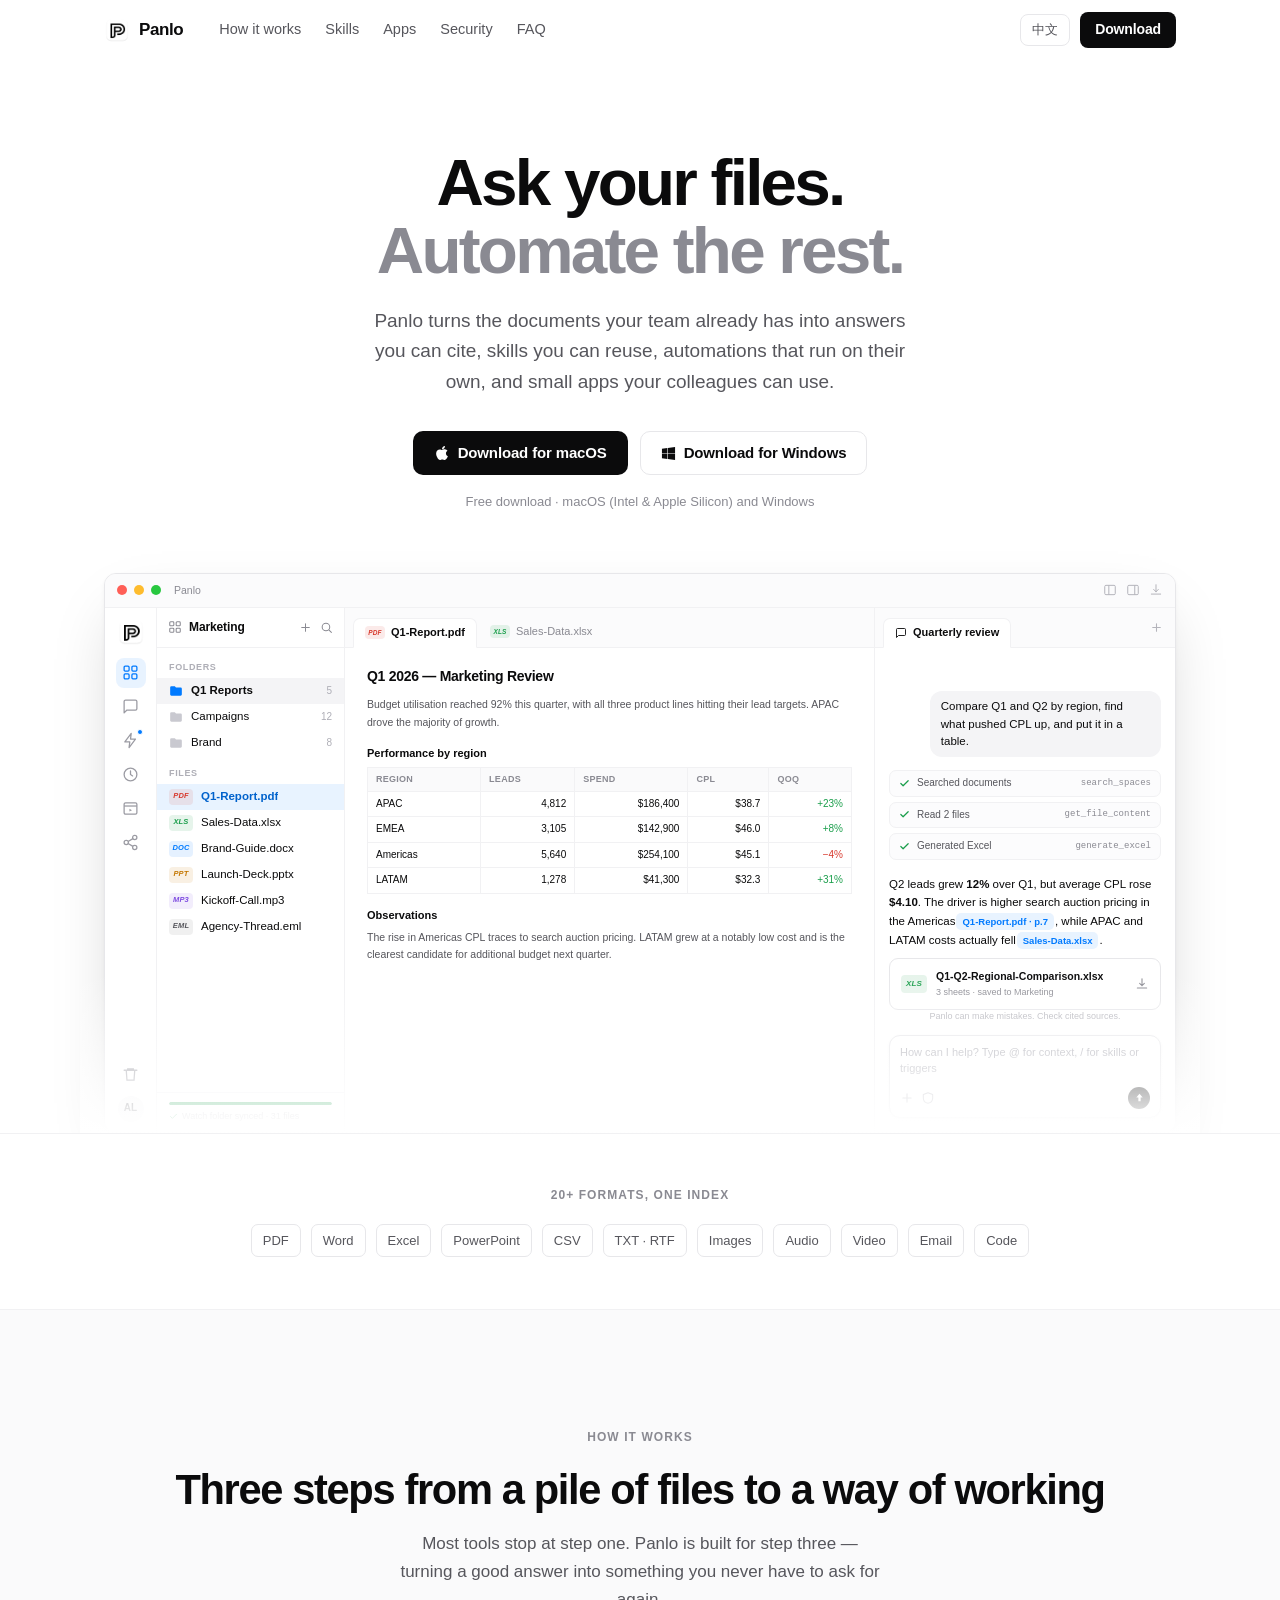
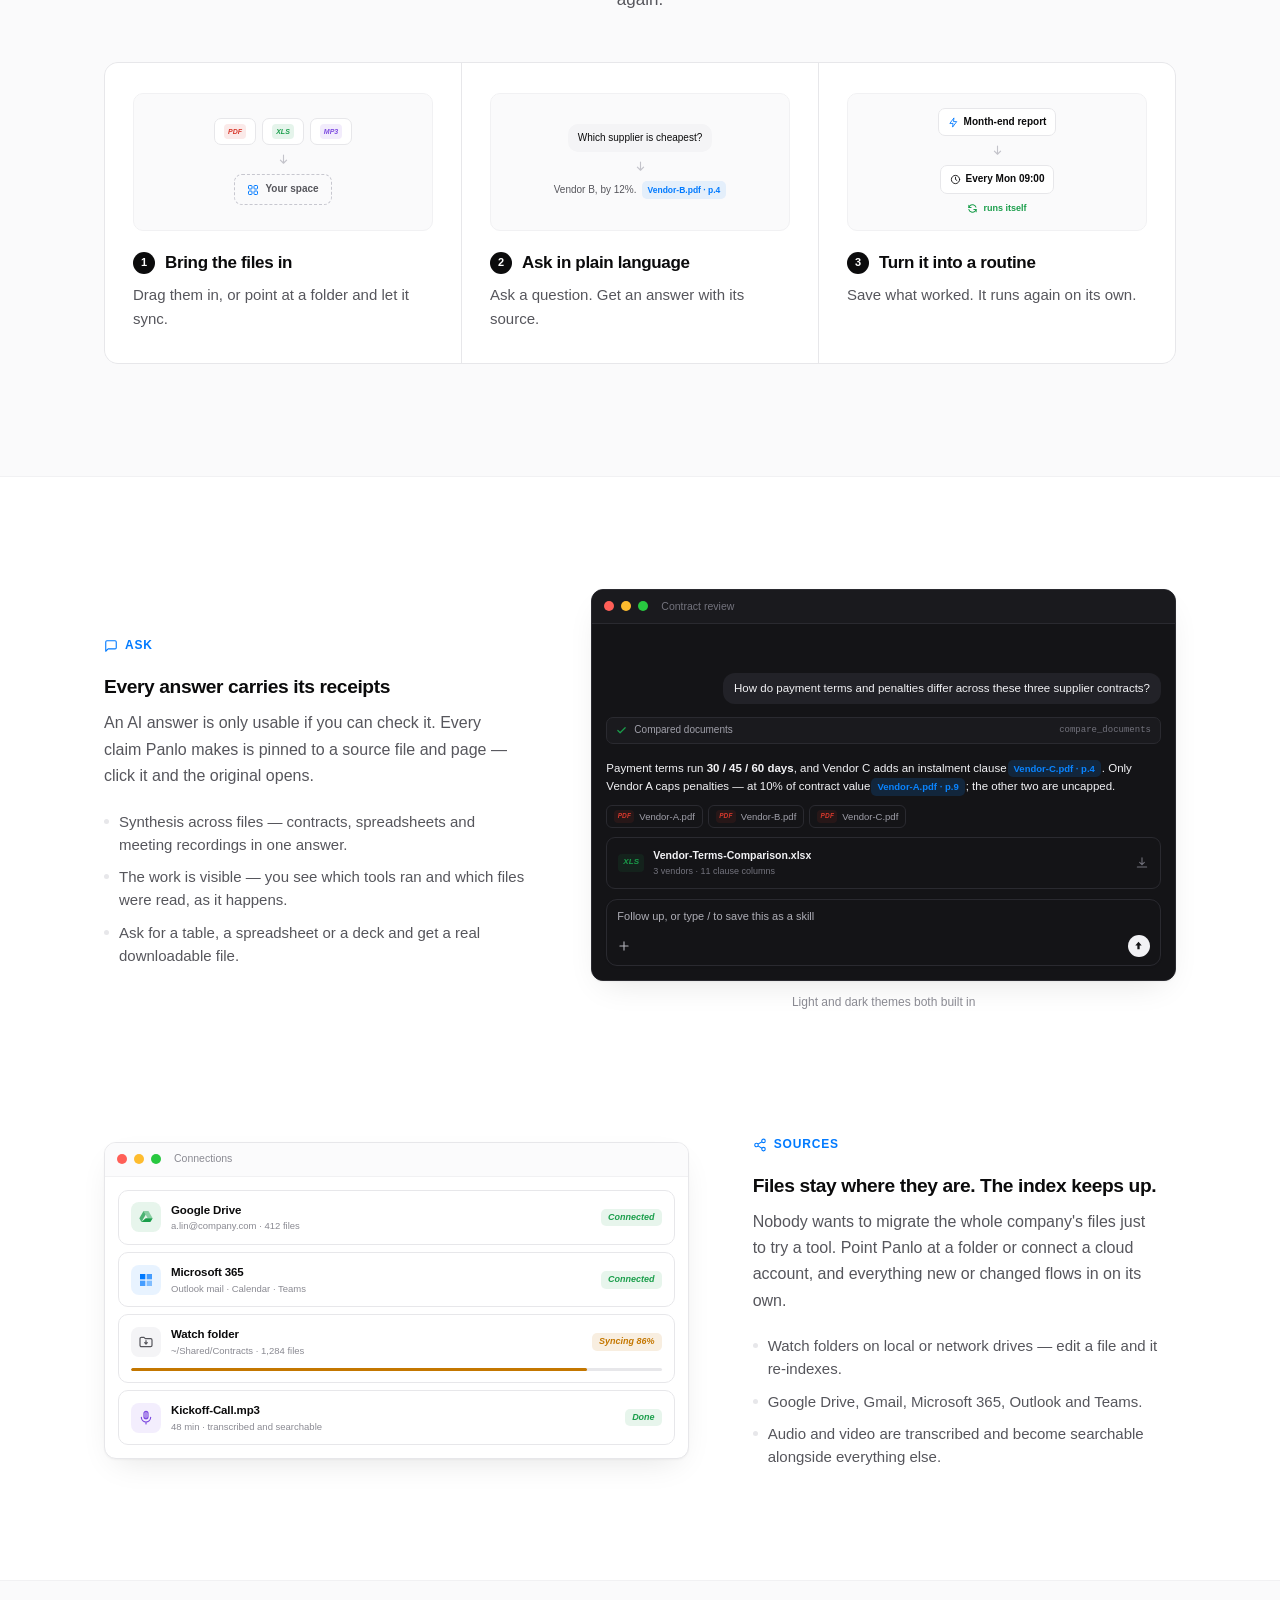
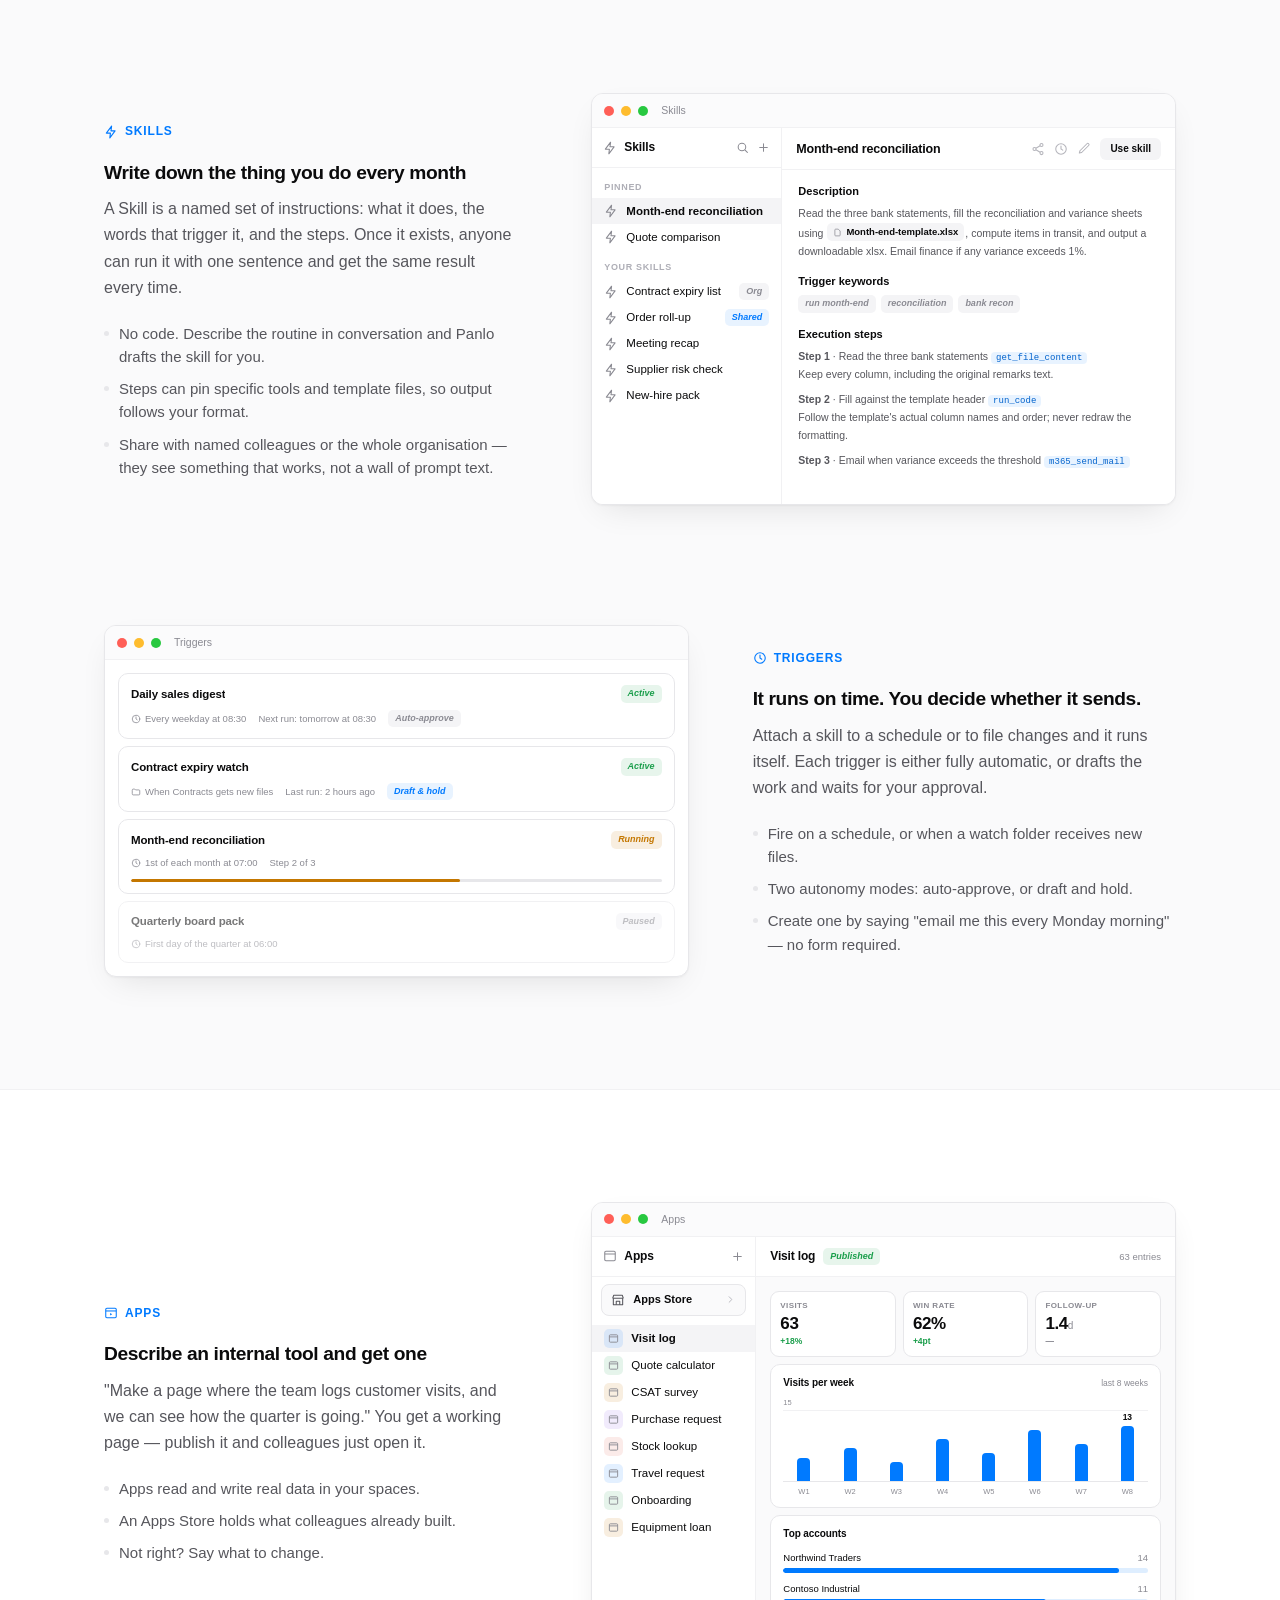
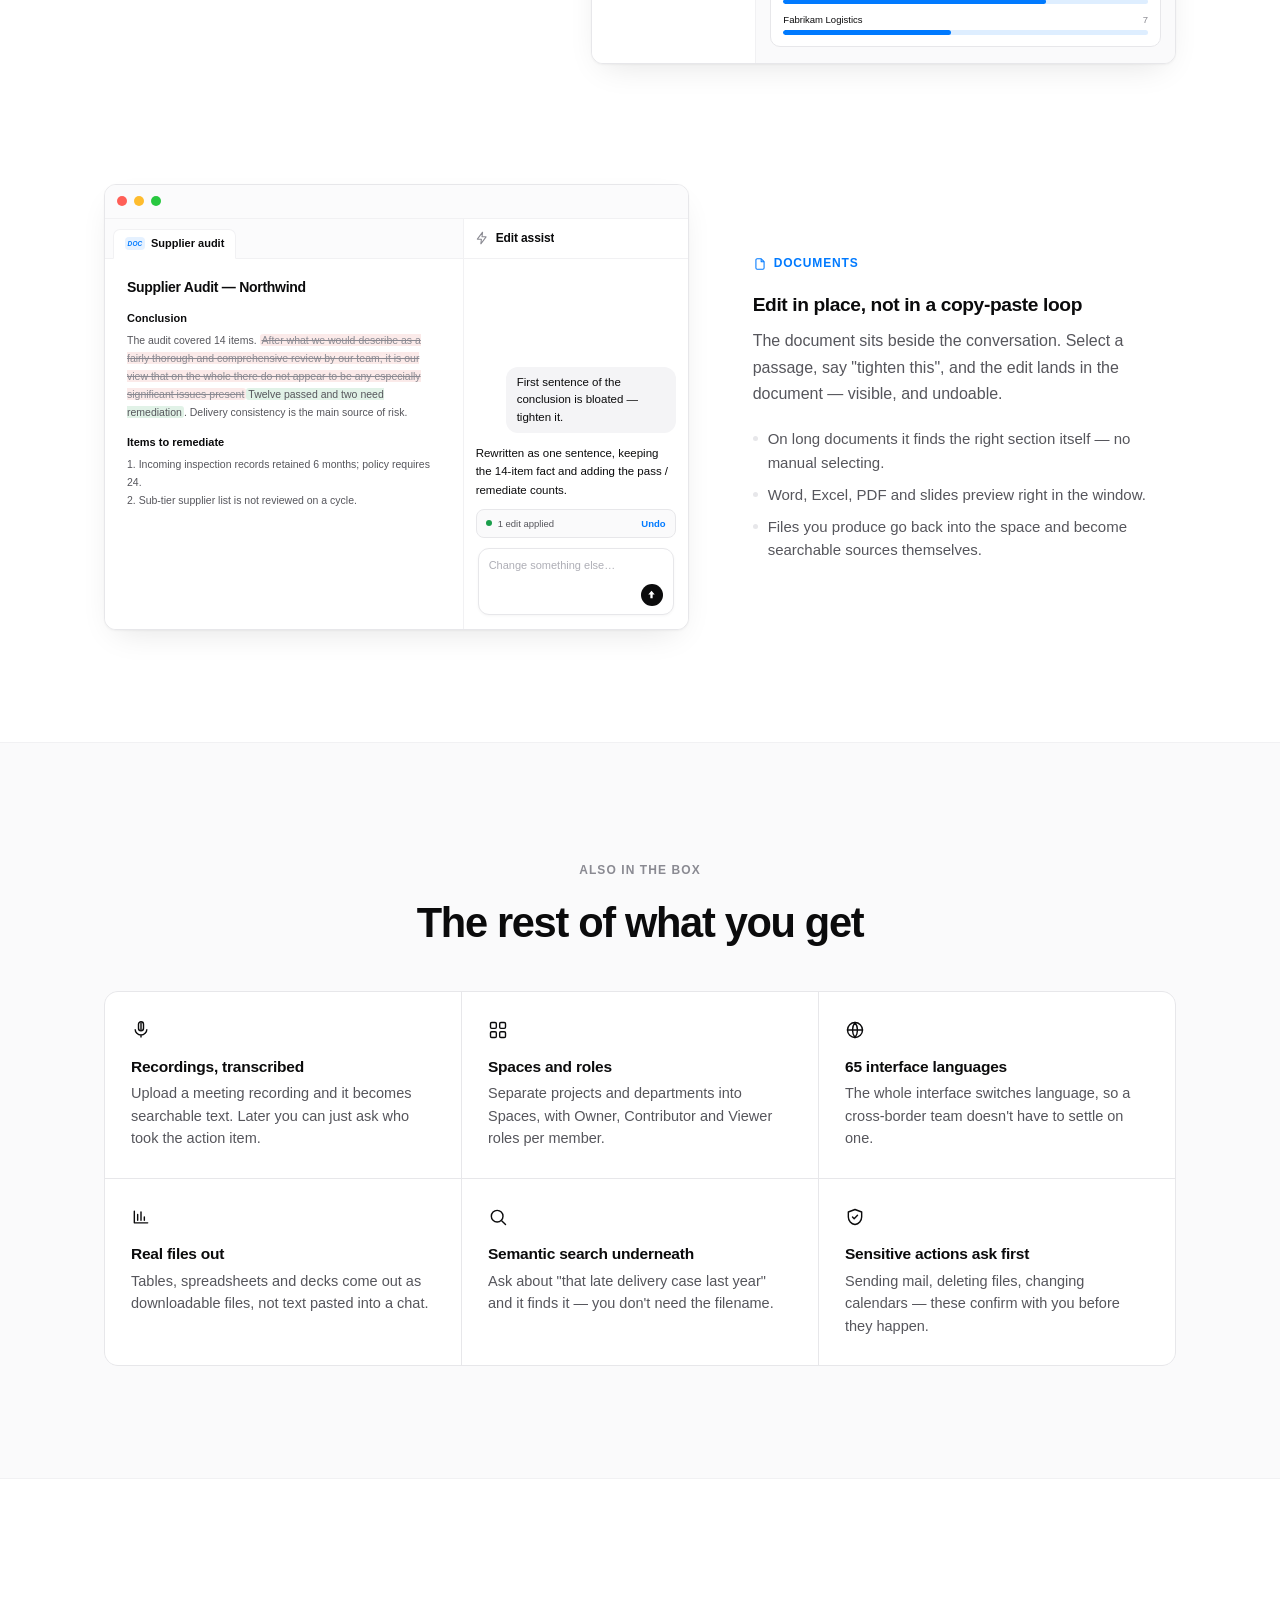
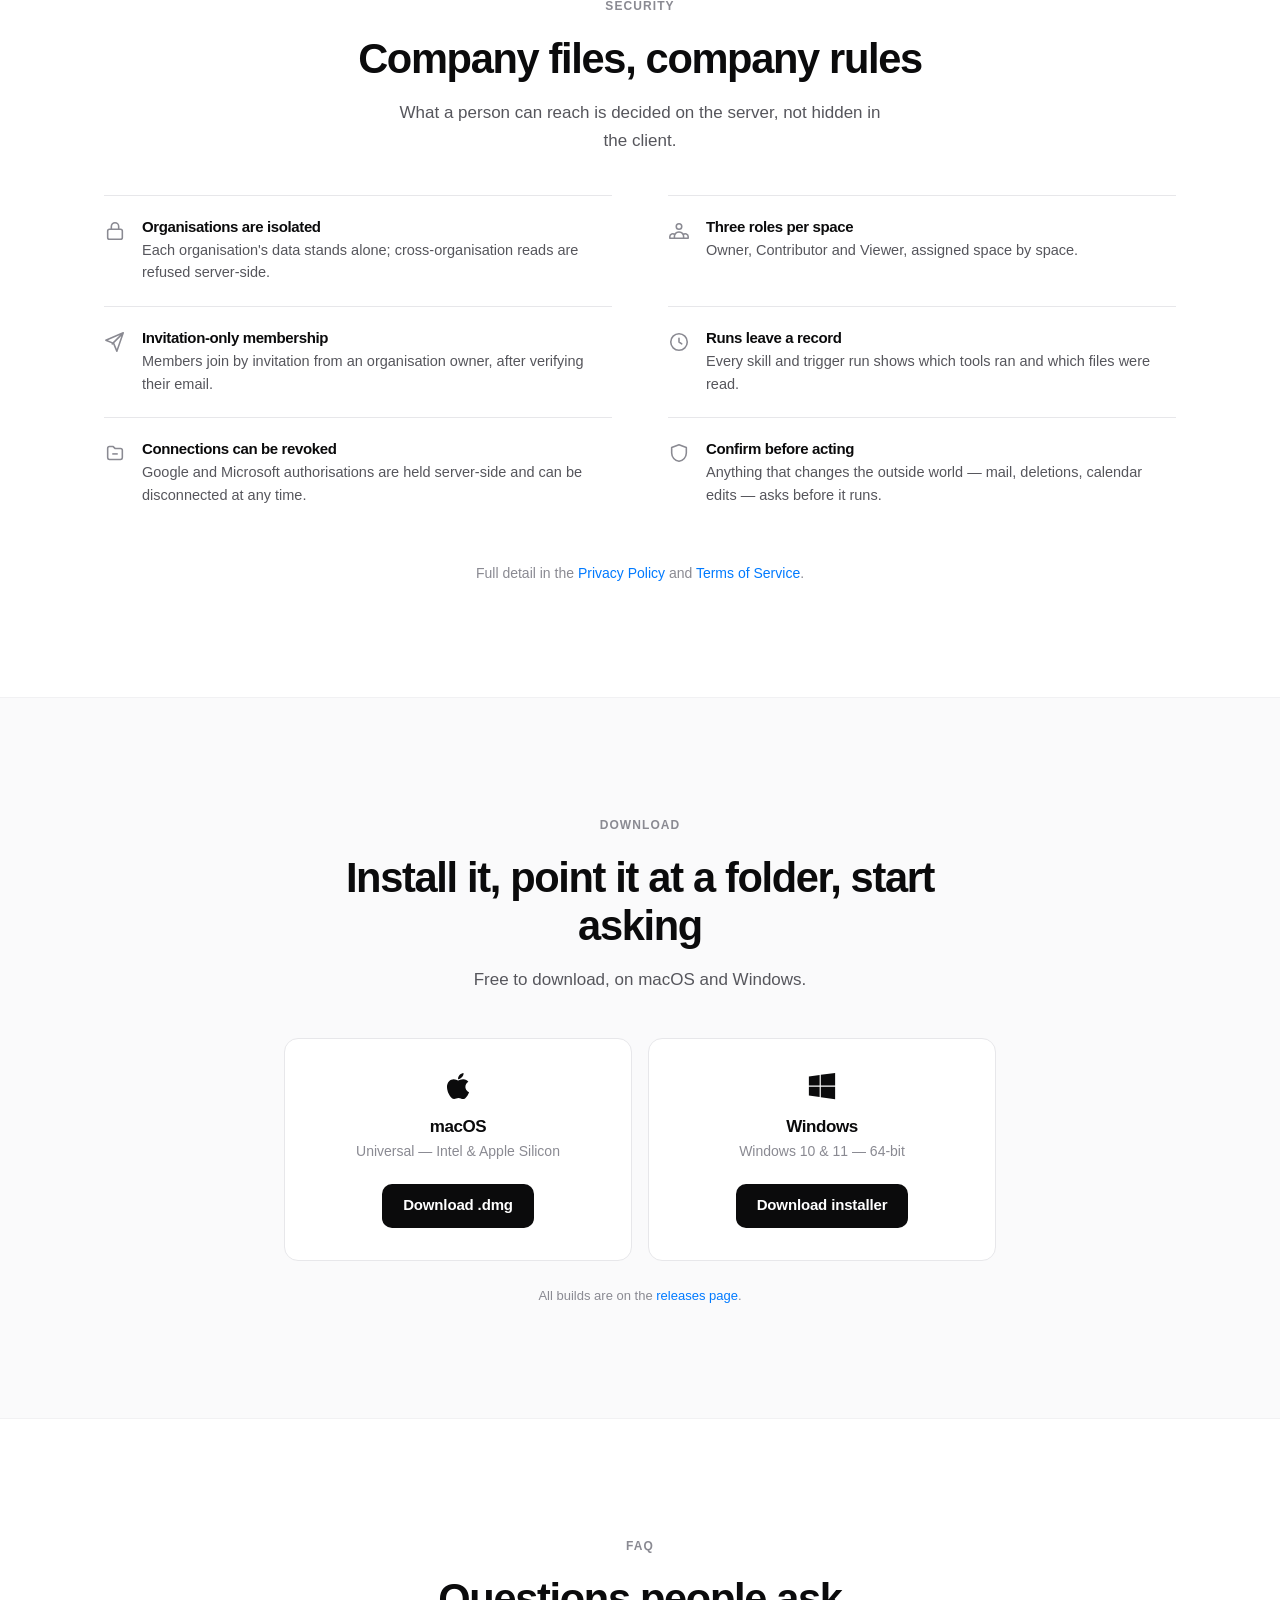
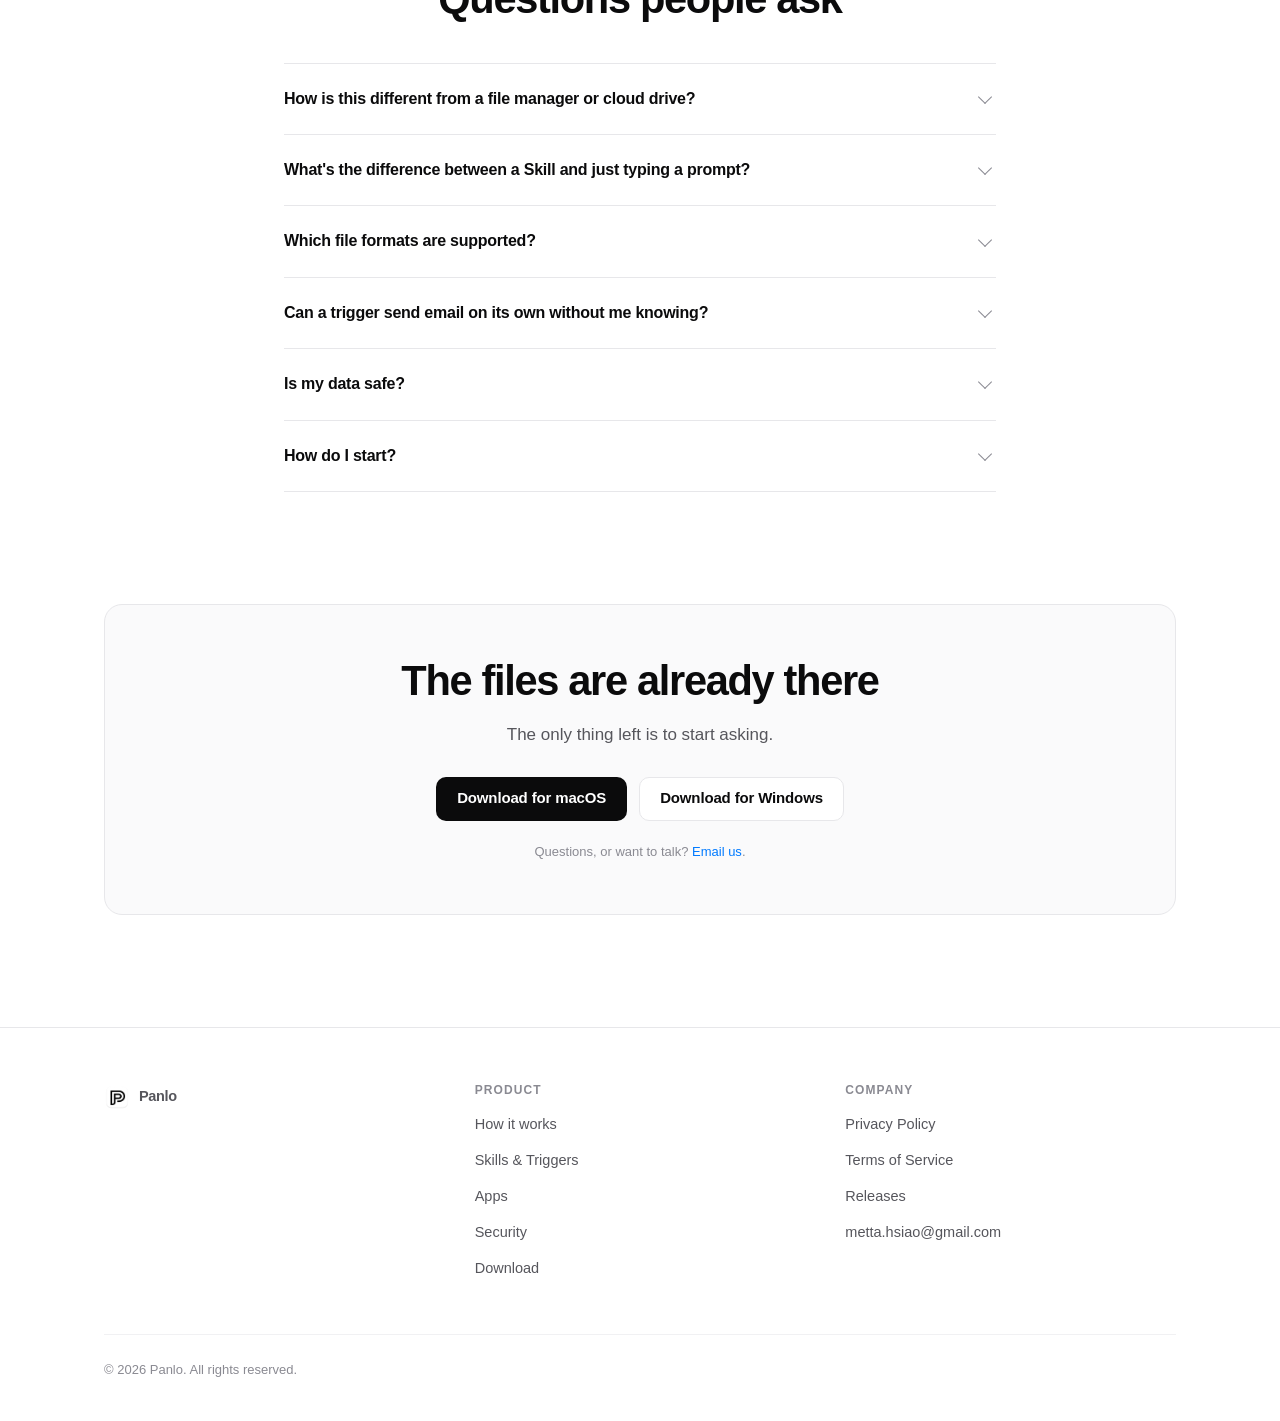
<file: index.html>
<!DOCTYPE html>
<html lang="zh-Hant">
<head>
<meta charset="UTF-8">
<meta name="viewport" content="width=device-width, initial-scale=1">
<title>Panlo — Ask your files. Automate the rest.</title>
<meta name="description" content="Panlo turns the files your team already has into answers, reusable skills, scheduled automations and internal apps. macOS and Windows.">
<meta property="og:title" content="Panlo — Ask your files. Automate the rest.">
<meta property="og:description" content="Turn the files your team already has into answers, reusable skills, scheduled automations and internal apps.">
<meta property="og:type" content="website">
<meta property="og:url" content="https://www.pannamitta.com/">
<link rel="canonical" href="https://www.pannamitta.com/">
<link rel="icon" type="image/png" href="favicon.png">
<link rel="apple-touch-icon" href="apple-touch-icon.png">
<link rel="stylesheet" href="site.css">
</head>
<body lang="zh">

<!-- ========================= NAV ========================= -->
<header class="nav" id="nav">
  <div class="wrap nav-in">
    <a class="brand" href="#top">
      <img class="brand-mark" src="panlo-mark.png" alt="" width="26" height="26">
      Panlo
    </a>
    <nav class="nav-links">
      <a href="#work"><span class="zh">運作方式</span><span class="en">How it works</span></a>
      <a href="#skills"><span class="zh">技能</span><span class="en">Skills</span></a>
      <a href="#apps"><span class="zh">應用</span><span class="en">Apps</span></a>
      <a href="#trust"><span class="zh">安全</span><span class="en">Security</span></a>
      <a href="#faq">FAQ</a>
    </nav>
    <div class="nav-right">
      <button class="lang-btn" id="lang-toggle" type="button">
        <span class="zh">English</span><span class="en">中文</span>
      </button>
      <a class="btn btn-primary btn-sm" href="#download">
        <span class="zh">免費下載</span><span class="en">Download</span>
      </a>
      <button class="burger" id="burger" type="button" aria-label="Menu" aria-expanded="false">
        <svg width="18" height="18" viewBox="0 0 24 24" fill="none" stroke="currentColor" stroke-width="1.9" stroke-linecap="round"><path d="M4 7h16M4 12h16M4 17h16"/></svg>
      </button>
    </div>
  </div>
  <div class="mobile-nav" id="mobile-nav">
    <a href="#work"><span class="zh">運作方式</span><span class="en">How it works</span></a>
    <a href="#skills"><span class="zh">技能</span><span class="en">Skills</span></a>
    <a href="#apps"><span class="zh">應用</span><span class="en">Apps</span></a>
    <a href="#trust"><span class="zh">安全</span><span class="en">Security</span></a>
    <a href="#faq">FAQ</a>
    <a href="privacy.html"><span class="zh">隱私權政策</span><span class="en">Privacy</span></a>
    <a href="terms.html"><span class="zh">服務條款</span><span class="en">Terms</span></a>
    <a class="btn btn-primary" href="#download"><span class="zh">免費下載</span><span class="en">Download</span></a>
  </div>
</header>

<!-- ========================= HERO ========================= -->
<section class="hero" id="top">
  <div class="wrap center">
    <h1>
      <span class="zh">問你的檔案，<br><span class="dim">其餘自動完成。</span></span>
      <span class="en">Ask your files.<br><span class="dim">Automate the rest.</span></span>
    </h1>
    <p class="hero-sub">
      <span class="zh">Panlo 把團隊既有的文件，變成可引用的答案、可重複使用的技能、會自己執行的自動化，以及同事直接能用的小工具。</span>
      <span class="en">Panlo turns the documents your team already has into answers you can cite, skills you can reuse, automations that run on their own, and small apps your colleagues can use.</span>
    </p>
    <div class="hero-cta">
      <a class="btn btn-primary" href="https://github.com/g1ahsia/panlo-releases/releases/latest/download/Panlo.dmg" download>
        <svg width="16" height="16" viewBox="0 0 384 512" fill="currentColor" aria-hidden="true"><path d="M318.7 268.7c-.2-36.7 16.4-64.4 50-84.8-18.8-26.9-47.2-41.7-84.7-44.6-35.5-2.8-74.3 20.7-88.5 20.7-15 0-49.4-19.7-76.4-19.7C63.3 141.2 4 184.8 4 273.5q0 39.3 14.4 81.2c12.8 36.7 59 126.7 107.2 125.2 25.2-.6 43-17.9 75.8-17.9 31.8 0 48.3 17.9 76.4 17.9 48.6-.7 90.4-82.5 102.6-119.3-65.2-30.7-61.7-90-61.7-91.9zm-56.6-164.2c27.3-32.4 24.8-61.9 24-72.5-24.1 1.4-52 16.4-67.9 34.9-17.5 19.8-27.8 44.3-25.6 71.9 26.1 2 49.9-11.4 69.5-34.3z"/></svg>
        <span class="zh">下載 macOS 版</span><span class="en">Download for macOS</span>
      </a>
      <a class="btn btn-ghost" href="https://github.com/g1ahsia/panlo-releases/releases/latest/download/Panlo-Setup.exe" download>
        <svg width="15" height="15" viewBox="0 0 448 512" fill="currentColor" aria-hidden="true"><path d="M0 93.7l183.6-25.3v177.4H0V93.7zm0 324.6l183.6 25.3V268.4H0v149.9zm203.8 28L448 480V268.4H203.8v177.9zm0-380.6v180.1H448V32L203.8 65.7z"/></svg>
        <span class="zh">下載 Windows 版</span><span class="en">Download for Windows</span>
      </a>
    </div>
    <p class="hero-note">
      <span class="zh">免費下載 · macOS（Intel 與 Apple Silicon）與 Windows</span>
      <span class="en">Free download · macOS (Intel &amp; Apple Silicon) and Windows</span>
    </p>
  </div>

  <!-- ---------- MOCKUP 1: the whole app ---------- -->
  <div class="wrap hero-stage">
    <div class="win" style="height:560px">
      <div class="win-bar">
        <i class="tl tl-r"></i><i class="tl tl-y"></i><i class="tl tl-g"></i>
        <span class="win-bar-title">Panlo</span>
        <span class="win-bar-right">
          <svg viewBox="0 0 24 24" fill="none" stroke="currentColor" stroke-width="1.7"><rect x="3" y="4" width="18" height="16" rx="2"/><path d="M10 4v16"/></svg>
          <svg viewBox="0 0 24 24" fill="none" stroke="currentColor" stroke-width="1.7"><rect x="3" y="4" width="18" height="16" rx="2"/><path d="M15 4v16"/></svg>
          <svg viewBox="0 0 24 24" fill="none" stroke="currentColor" stroke-width="1.7" stroke-linecap="round"><path d="M12 3v12m0 0 4-4m-4 4-4-4M4 19h16"/></svg>
        </span>
      </div>
      <div class="win-body" style="height:calc(100% - 34px)">

        <!-- icon rail -->
        <div class="rail">
          <div class="rail-org"><img src="panlo-mark.png" alt="" width="28" height="28"></div>
          <div class="rail-ico is-on" title="Spaces"><svg viewBox="0 0 24 24" fill="none" stroke="currentColor" stroke-width="1.8"><rect x="3" y="3" width="7" height="7" rx="1.5"/><rect x="14" y="3" width="7" height="7" rx="1.5"/><rect x="14" y="14" width="7" height="7" rx="1.5"/><rect x="3" y="14" width="7" height="7" rx="1.5"/></svg></div>
          <div class="rail-ico" title="Chats"><svg viewBox="0 0 24 24" fill="none" stroke="currentColor" stroke-width="1.8" stroke-linejoin="round"><path d="M21 15a2 2 0 0 1-2 2H7l-4 4V5a2 2 0 0 1 2-2h14a2 2 0 0 1 2 2z"/></svg></div>
          <div class="rail-ico" title="Skills"><svg viewBox="0 0 24 24" fill="none" stroke="currentColor" stroke-width="1.8" stroke-linejoin="round"><path d="M13 2 4 14h7l-1 8 9-12h-7l1-8z"/></svg><i class="dot"></i></div>
          <div class="rail-ico" title="Triggers"><svg viewBox="0 0 24 24" fill="none" stroke="currentColor" stroke-width="1.8" stroke-linecap="round"><circle cx="12" cy="12" r="9"/><polyline points="12 7 12 12 15 14"/></svg></div>
          <div class="rail-ico" title="Apps"><svg viewBox="0 0 24 24" fill="none" stroke="currentColor" stroke-width="1.8"><rect x="3" y="4" width="18" height="16" rx="2"/><path d="M3 8.5h18"/><path d="M10.5 12.2v4.1l3.6-2z" fill="currentColor" stroke="none"/></svg></div>
          <div class="rail-ico" title="Connections"><svg viewBox="0 0 24 24" fill="none" stroke="currentColor" stroke-width="1.8"><circle cx="18" cy="5" r="3"/><circle cx="6" cy="12" r="3"/><circle cx="18" cy="19" r="3"/><path d="m8.6 13.5 6.8 4M15.4 6.5l-6.8 4"/></svg></div>
          <div class="rail-foot">
            <div class="rail-ico" title="Trash"><svg viewBox="0 0 24 24" fill="none" stroke="currentColor" stroke-width="1.8" stroke-linecap="round"><path d="M3 6h18M8 6V4h8v2M6 6l1 14h10l1-14"/></svg></div>
            <div class="rail-av">AL</div>
          </div>
        </div>

        <!-- files pane -->
        <div class="pane pane-sep pane-files" style="width:188px;flex:none">
          <div class="pane-head">
            <svg viewBox="0 0 24 24" fill="none" stroke="currentColor" stroke-width="1.8"><rect x="3" y="3" width="7" height="7" rx="1.5"/><rect x="14" y="3" width="7" height="7" rx="1.5"/><rect x="14" y="14" width="7" height="7" rx="1.5"/><rect x="3" y="14" width="7" height="7" rx="1.5"/></svg>
            <span class="pane-title">Marketing</span>
            <span class="pane-acts">
              <svg viewBox="0 0 24 24" fill="none" stroke="currentColor" stroke-width="1.9" stroke-linecap="round"><path d="M12 5v14M5 12h14"/></svg>
              <svg viewBox="0 0 24 24" fill="none" stroke="currentColor" stroke-width="1.9" stroke-linecap="round"><circle cx="11" cy="11" r="7"/><path d="m21 21-4.3-4.3"/></svg>
            </span>
          </div>
          <div class="pane-scroll">
            <div class="lbl"><span class="zh">資料夾</span><span class="en">Folders</span></div>
            <div class="row is-on"><svg viewBox="0 0 24 24" fill="currentColor" stroke="none" style="color:var(--accent)"><path d="M10 4H4a2 2 0 0 0-2 2v12a2 2 0 0 0 2 2h16a2 2 0 0 0 2-2V8a2 2 0 0 0-2-2h-8l-2-2z"/></svg><span>Q1 Reports</span><span class="meta">5</span></div>
            <div class="row"><svg viewBox="0 0 24 24" fill="currentColor" stroke="none" style="color:#c9c9d0"><path d="M10 4H4a2 2 0 0 0-2 2v12a2 2 0 0 0 2 2h16a2 2 0 0 0 2-2V8a2 2 0 0 0-2-2h-8l-2-2z"/></svg><span>Campaigns</span><span class="meta">12</span></div>
            <div class="row"><svg viewBox="0 0 24 24" fill="currentColor" stroke="none" style="color:#c9c9d0"><path d="M10 4H4a2 2 0 0 0-2 2v12a2 2 0 0 0 2 2h16a2 2 0 0 0 2-2V8a2 2 0 0 0-2-2h-8l-2-2z"/></svg><span>Brand</span><span class="meta">8</span></div>
            <div class="lbl" style="margin-top:4px"><span class="zh">檔案</span><span class="en">Files</span></div>
            <div class="row is-sel"><i class="ftype ft-pdf">PDF</i><span>Q1-Report.pdf</span></div>
            <div class="row"><i class="ftype ft-xls">XLS</i><span>Sales-Data.xlsx</span></div>
            <div class="row"><i class="ftype ft-doc">DOC</i><span>Brand-Guide.docx</span></div>
            <div class="row"><i class="ftype ft-ppt">PPT</i><span>Launch-Deck.pptx</span></div>
            <div class="row"><i class="ftype ft-mp3">MP3</i><span>Kickoff-Call.mp3</span></div>
            <div class="row"><i class="ftype ft-eml">EML</i><span>Agency-Thread.eml</span></div>
          </div>
          <div style="padding:9px 12px;border-top:1px solid var(--line-2);flex:none">
            <div class="prog"><i style="width:100%"></i></div>
            <div style="font-size:9px;color:#aeaeb6;margin-top:5px;display:flex;align-items:center;gap:4px">
              <svg width="9" height="9" viewBox="0 0 24 24" fill="none" stroke="currentColor" stroke-width="2.4" stroke-linecap="round" stroke-linejoin="round" style="color:var(--green)"><polyline points="20 6 9 17 4 12"/></svg>
              <span class="zh">監控資料夾已同步 · 31 個檔案</span>
              <span class="en">Watch folder synced · 31 files</span>
            </div>
          </div>
        </div>

        <!-- document pane -->
        <div class="pane pane-sep pane-doc" style="flex:1 1 0">
          <div class="tabs">
            <div class="tab is-on"><i class="ftype ft-pdf" style="width:20px;height:13px;font-size:6.5px">PDF</i>Q1-Report.pdf</div>
            <div class="tab"><i class="ftype ft-xls" style="width:20px;height:13px;font-size:6.5px">XLS</i>Sales-Data.xlsx</div>
          </div>
          <div class="doc">
            <h5>Q1 2026 — <span class="zh">市場回顧</span><span class="en">Marketing Review</span></h5>
            <p class="doc-p">
              <span class="zh">本季預算執行率達 92%，三條產品線皆達成名單目標。亞太區為主要成長來源。</span>
              <span class="en">Budget utilisation reached 92% this quarter, with all three product lines hitting their lead targets. APAC drove the majority of growth.</span>
            </p>
            <div class="doc-h"><span class="zh">各區域表現</span><span class="en">Performance by region</span></div>
            <table class="tbl">
              <thead><tr>
                <th><span class="zh">區域</span><span class="en">Region</span></th>
                <th><span class="zh">名單</span><span class="en">Leads</span></th>
                <th><span class="zh">花費</span><span class="en">Spend</span></th>
                <th><span class="zh">單位成本</span><span class="en">CPL</span></th>
                <th>QoQ</th>
              </tr></thead>
              <tbody>
                <tr><td>APAC</td><td class="num">4,812</td><td class="num">$186,400</td><td class="num">$38.7</td><td class="num" style="color:var(--green)">+23%</td></tr>
                <tr><td>EMEA</td><td class="num">3,105</td><td class="num">$142,900</td><td class="num">$46.0</td><td class="num" style="color:var(--green)">+8%</td></tr>
                <tr><td>Americas</td><td class="num">5,640</td><td class="num">$254,100</td><td class="num">$45.1</td><td class="num" style="color:var(--red)">−4%</td></tr>
                <tr><td>LATAM</td><td class="num">1,278</td><td class="num">$41,300</td><td class="num">$32.3</td><td class="num" style="color:var(--green)">+31%</td></tr>
              </tbody>
            </table>
            <div class="doc-h"><span class="zh">觀察</span><span class="en">Observations</span></div>
            <p class="doc-p">
              <span class="zh">Americas 單位成本上升主要來自搜尋廣告競價；LATAM 以極低成本取得成長，建議下一季加碼。</span>
              <span class="en">The rise in Americas CPL traces to search auction pricing. LATAM grew at a notably low cost and is the clearest candidate for additional budget next quarter.</span>
            </p>
          </div>
        </div>

        <!-- chat pane -->
        <div class="pane pane-grow" style="width:300px;flex:none">
          <div class="tabs">
            <div class="tab is-on">
              <svg viewBox="0 0 24 24" fill="none" stroke="currentColor" stroke-width="1.8" stroke-linejoin="round"><path d="M21 15a2 2 0 0 1-2 2H7l-4 4V5a2 2 0 0 1 2-2h14a2 2 0 0 1 2 2z"/></svg>
              <span class="zh">季度檢討</span><span class="en">Quarterly review</span>
            </div>
            <span class="tab-add"><svg viewBox="0 0 24 24" fill="none" stroke="currentColor" stroke-width="2" stroke-linecap="round"><path d="M12 5v14M5 12h14"/></svg></span>
          </div>
          <div class="chat">
            <div class="msg-u">
              <span class="zh">比較 Q1 與 Q2 的區域成效，找出單位成本上升的原因，做成表格。</span>
              <span class="en">Compare Q1 and Q2 by region, find what pushed CPL up, and put it in a table.</span>
            </div>
            <div class="steps">
              <div class="step">
                <svg viewBox="0 0 24 24" fill="none" stroke="currentColor" stroke-width="2.6" stroke-linecap="round" stroke-linejoin="round"><polyline points="20 6 9 17 4 12"/></svg>
                <span class="zh">搜尋文件</span><span class="en">Searched documents</span>
                <span class="tool">search_spaces</span>
              </div>
              <div class="step">
                <svg viewBox="0 0 24 24" fill="none" stroke="currentColor" stroke-width="2.6" stroke-linecap="round" stroke-linejoin="round"><polyline points="20 6 9 17 4 12"/></svg>
                <span class="zh">讀取 2 份檔案</span><span class="en">Read 2 files</span>
                <span class="tool">get_file_content</span>
              </div>
              <div class="step">
                <svg viewBox="0 0 24 24" fill="none" stroke="currentColor" stroke-width="2.6" stroke-linecap="round" stroke-linejoin="round"><polyline points="20 6 9 17 4 12"/></svg>
                <span class="zh">產生 Excel</span><span class="en">Generated Excel</span>
                <span class="tool">generate_excel</span>
              </div>
            </div>
            <div class="msg-a">
              <span class="zh">Q2 名單總數較 Q1 成長 <strong>12%</strong>，但平均單位成本上升 <strong>$4.10</strong>。主因是 Americas 搜尋廣告競價走高<span class="cite">Q1-Report.pdf · p.7</span>，而 APAC 與 LATAM 的成本反而下降<span class="cite">Sales-Data.xlsx</span>。</span>
              <span class="en">Q2 leads grew <strong>12%</strong> over Q1, but average CPL rose <strong>$4.10</strong>. The driver is higher search auction pricing in the Americas<span class="cite">Q1-Report.pdf · p.7</span>, while APAC and LATAM costs actually fell<span class="cite">Sales-Data.xlsx</span>.</span>
              <div class="filebar">
                <i class="ftype ft-xls">XLS</i>
                <div style="min-width:0">
                  <div class="filebar-name">Q1-Q2-Regional-Comparison.xlsx</div>
                  <div class="filebar-sub"><span class="zh">3 個工作表 · 已存入 Marketing</span><span class="en">3 sheets · saved to Marketing</span></div>
                </div>
                <svg viewBox="0 0 24 24" fill="none" stroke="currentColor" stroke-width="1.8" stroke-linecap="round"><path d="M12 3v12m0 0 4-4m-4 4-4-4M4 19h16"/></svg>
              </div>
            </div>
          </div>
          <div class="disclaimer"><span class="zh">Panlo 可能會出錯，請查看引用來源。</span><span class="en">Panlo can make mistakes. Check cited sources.</span></div>
          <div class="composer">
            <div class="composer-box">
              <div class="composer-ph">
                <span class="zh">有什麼需要協助？輸入 @ 加入脈絡、/ 使用技能或觸發</span>
                <span class="en">How can I help? Type @ for context, / for skills or triggers</span>
              </div>
              <div class="composer-foot">
                <svg viewBox="0 0 24 24" fill="none" stroke="currentColor" stroke-width="1.9" stroke-linecap="round"><path d="M12 5v14M5 12h14"/></svg>
                <svg viewBox="0 0 24 24" fill="none" stroke="currentColor" stroke-width="1.8" stroke-linejoin="round"><path d="M12 3 4 6v6c0 4.4 3.4 8.3 8 9 4.6-.7 8-4.6 8-9V6l-8-3z"/></svg>
                <span class="composer-send"><svg viewBox="0 0 24 24" fill="currentColor" stroke="none"><path d="M12 4l7 8h-4.5v8h-5v-8H5z"/></svg></span>
              </div>
            </div>
          </div>
        </div>

      </div>
    </div>
  </div>
</section>

<!-- ========================= FORMATS ========================= -->
<div class="formats">
  <div class="wrap">
    <p class="formats-label">
      <span class="zh">20+ 種格式，進同一個索引</span>
      <span class="en">20+ formats, one index</span>
    </p>
    <div class="formats-list">
      <span class="fmt">PDF</span><span class="fmt">Word</span><span class="fmt">Excel</span>
      <span class="fmt">PowerPoint</span><span class="fmt">CSV</span><span class="fmt">TXT · RTF</span>
      <span class="fmt"><span class="zh">圖片</span><span class="en">Images</span></span>
      <span class="fmt"><span class="zh">音訊</span><span class="en">Audio</span></span>
      <span class="fmt"><span class="zh">影片</span><span class="en">Video</span></span>
      <span class="fmt">Email</span>
      <span class="fmt"><span class="zh">程式碼</span><span class="en">Code</span></span>
    </div>
  </div>
</div>

<!-- ========================= HOW IT WORKS ========================= -->
<section class="band" id="work">
  <div class="wrap">
    <div class="center">
      <span class="eyebrow"><span class="zh">運作方式</span><span class="en">How it works</span></span>
      <h2 class="h2">
        <span class="zh">三步，從一堆檔案到一套做事方法</span>
        <span class="en">Three steps from a pile of files to a way of working</span>
      </h2>
      <p class="lede center">
        <span class="zh">大部分工具停在第一步。Panlo 的重點在第三步 — 把問到的好答案，變成下次不用再問的流程。</span>
        <span class="en">Most tools stop at step one. Panlo is built for step three — turning a good answer into something you never have to ask for again.</span>
      </p>
    </div>

    <ol class="steps3 rv">
      <li class="step3">
        <div class="ill" aria-hidden="true">
          <div class="ill-row">
            <span class="ill-chip"><i class="ill-ft ft-pdf">PDF</i></span>
            <span class="ill-chip"><i class="ill-ft ft-xls">XLS</i></span>
            <span class="ill-chip"><i class="ill-ft ft-mp3">MP3</i></span>
          </div>
          <span class="ill-arrow"><svg viewBox="0 0 24 24" fill="none" stroke="currentColor" stroke-width="1.8" stroke-linecap="round" stroke-linejoin="round"><path d="M12 5v13m0 0 5-5m-5 5-5-5"/></svg></span>
          <span class="ill-space">
            <svg viewBox="0 0 24 24" fill="none" stroke="currentColor" stroke-width="2"><rect x="3" y="3" width="7" height="7" rx="1.5"/><rect x="14" y="3" width="7" height="7" rx="1.5"/><rect x="14" y="14" width="7" height="7" rx="1.5"/><rect x="3" y="14" width="7" height="7" rx="1.5"/></svg>
            <span class="zh">你的空間</span><span class="en">Your space</span>
          </span>
        </div>
        <h3 class="h3"><span class="step3-n">1</span><span class="zh">把檔案帶進來</span><span class="en">Bring the files in</span></h3>
        <p><span class="zh">拖進來，或指定一個資料夾讓它自己同步。</span>
           <span class="en">Drag them in, or point at a folder and let it sync.</span></p>
      </li>
      <li class="step3">
        <div class="ill" aria-hidden="true">
          <div class="ill-bubble">
            <span class="zh">哪一家報價最低？</span><span class="en">Which supplier is cheapest?</span>
          </div>
          <span class="ill-arrow"><svg viewBox="0 0 24 24" fill="none" stroke="currentColor" stroke-width="1.8" stroke-linecap="round" stroke-linejoin="round"><path d="M12 5v13m0 0 5-5m-5 5-5-5"/></svg></span>
          <div class="ill-ans">
            <span class="zh">Vendor B，低 12%。</span><span class="en">Vendor B, by 12%.</span>
            <span class="ill-pill">Vendor-B.pdf · p.4</span>
          </div>
        </div>
        <h3 class="h3"><span class="step3-n">2</span><span class="zh">用平常的話問</span><span class="en">Ask in plain language</span></h3>
        <p><span class="zh">問一句，得到附上來源的答案。</span>
           <span class="en">Ask a question. Get an answer with its source.</span></p>
      </li>
      <li class="step3">
        <div class="ill" aria-hidden="true">
          <span class="ill-chip">
            <svg viewBox="0 0 24 24" fill="none" stroke="currentColor" stroke-width="1.9" stroke-linejoin="round" style="color:var(--accent)"><path d="M13 2 4 14h7l-1 8 9-12h-7l1-8z"/></svg>
            <span class="zh">月結對帳表</span><span class="en">Month-end report</span>
          </span>
          <span class="ill-arrow"><svg viewBox="0 0 24 24" fill="none" stroke="currentColor" stroke-width="1.8" stroke-linecap="round" stroke-linejoin="round"><path d="M12 5v13m0 0 5-5m-5 5-5-5"/></svg></span>
          <span class="ill-chip">
            <svg viewBox="0 0 24 24" fill="none" stroke="currentColor" stroke-width="1.9" stroke-linecap="round"><circle cx="12" cy="12" r="9"/><polyline points="12 7 12 12 15 14"/></svg>
            <span class="zh">每週一 09:00</span><span class="en">Every Mon 09:00</span>
          </span>
          <span class="ill-rep">
            <svg viewBox="0 0 24 24" fill="none" stroke="currentColor" stroke-width="2.2" stroke-linecap="round" stroke-linejoin="round"><path d="M4 5v5h5"/><path d="M20 19v-5h-5"/><path d="M19.5 9A8 8 0 0 0 6 6.3L4 10m0 4a8 8 0 0 0 13.5 3.7L20 14"/></svg>
            <span class="zh">自己執行</span><span class="en">runs itself</span>
          </span>
        </div>
        <h3 class="h3"><span class="step3-n">3</span><span class="zh">把它變成流程</span><span class="en">Turn it into a routine</span></h3>
        <p><span class="zh">把好用的存起來，之後它自己跑。</span>
           <span class="en">Save what worked. It runs again on its own.</span></p>
      </li>
    </ol>
  </div>
</section>

<!-- ========================= FEATURES ========================= -->
<section>
  <div class="wrap">

    <!-- ---------- Ask (dark mockup) ---------- -->
    <div class="feat rv">
      <div class="feat-copy">
        <span class="feat-tag">
          <svg viewBox="0 0 24 24" fill="none" stroke="currentColor" stroke-width="1.9" stroke-linejoin="round"><path d="M21 15a2 2 0 0 1-2 2H7l-4 4V5a2 2 0 0 1 2-2h14a2 2 0 0 1 2 2z"/></svg>
          <span class="zh">提問</span><span class="en">Ask</span>
        </span>
        <h3 class="h3"><span class="zh">答案後面永遠接著出處</span><span class="en">Every answer carries its receipts</span></h3>
        <p class="lede">
          <span class="zh">AI 給的答案，只有在你能查證的時候才敢用。Panlo 的每一句結論都掛著來源檔案與頁碼，點一下就跳到原文。</span>
          <span class="en">An AI answer is only usable if you can check it. Every claim Panlo makes is pinned to a source file and page — click it and the original opens.</span>
        </p>
        <ul class="feat-points">
          <li><span class="zh">跨檔案綜合：一次比對合約、報表、會議錄音。</span><span class="en">Synthesis across files — contracts, spreadsheets and meeting recordings in one answer.</span></li>
          <li><span class="zh">過程攤開：AI 用了哪些工具、搜了哪些檔案，即時看得到。</span><span class="en">The work is visible — you see which tools ran and which files were read, as it happens.</span></li>
          <li><span class="zh">要表格、Excel 或簡報，直接產出可下載的檔案。</span><span class="en">Ask for a table, a spreadsheet or a deck and get a real downloadable file.</span></li>
        </ul>
      </div>
      <div class="feat-art art">
        <div class="win dark win-sm" style="height:392px">
          <div class="win-bar">
            <i class="tl tl-r"></i><i class="tl tl-y"></i><i class="tl tl-g"></i>
            <span class="win-bar-title"><span class="zh">合約審閱</span><span class="en">Contract review</span></span>
          </div>
          <div class="win-body" style="height:calc(100% - 34px)">
            <div class="pane" style="flex:1">
              <div class="chat">
                <div class="msg-u">
                  <span class="zh">這三份供應商合約的付款條件和違約金，差在哪？</span>
                  <span class="en">How do payment terms and penalties differ across these three supplier contracts?</span>
                </div>
                <div class="steps">
                  <div class="step"><svg viewBox="0 0 24 24" fill="none" stroke="currentColor" stroke-width="2.6" stroke-linecap="round" stroke-linejoin="round"><polyline points="20 6 9 17 4 12"/></svg><span class="zh">比較文件</span><span class="en">Compared documents</span><span class="tool">compare_documents</span></div>
                </div>
                <div class="msg-a">
                  <span class="zh">三份合約的付款天數分別為 <strong>30 / 45 / 60 天</strong>，其中 Vendor C 另有分期條款<span class="cite">Vendor-C.pdf · p.4</span>。違約金只有 Vendor A 設上限（合約總額 10%）<span class="cite">Vendor-A.pdf · p.9</span>，另外兩份無上限。</span>
                  <span class="en">Payment terms run <strong>30 / 45 / 60 days</strong>, and Vendor C adds an instalment clause<span class="cite">Vendor-C.pdf · p.4</span>. Only Vendor A caps penalties — at 10% of contract value<span class="cite">Vendor-A.pdf · p.9</span>; the other two are uncapped.</span>
                  <div class="srcs">
                    <span class="src"><i class="ftype ft-pdf">PDF</i>Vendor-A.pdf</span>
                    <span class="src"><i class="ftype ft-pdf">PDF</i>Vendor-B.pdf</span>
                    <span class="src"><i class="ftype ft-pdf">PDF</i>Vendor-C.pdf</span>
                  </div>
                  <div class="filebar">
                    <i class="ftype ft-xls">XLS</i>
                    <div style="min-width:0">
                      <div class="filebar-name">Vendor-Terms-Comparison.xlsx</div>
                      <div class="filebar-sub"><span class="zh">3 家 · 11 個條款欄位</span><span class="en">3 vendors · 11 clause columns</span></div>
                    </div>
                    <svg viewBox="0 0 24 24" fill="none" stroke="currentColor" stroke-width="1.8" stroke-linecap="round"><path d="M12 3v12m0 0 4-4m-4 4-4-4M4 19h16"/></svg>
                  </div>
                </div>
              </div>
              <div class="composer">
                <div class="composer-box">
                  <div class="composer-ph"><span class="zh">追問，或輸入 / 存成技能</span><span class="en">Follow up, or type / to save this as a skill</span></div>
                  <div class="composer-foot">
                    <svg viewBox="0 0 24 24" fill="none" stroke="currentColor" stroke-width="1.9" stroke-linecap="round"><path d="M12 5v14M5 12h14"/></svg>
                    <span class="composer-send"><svg viewBox="0 0 24 24" fill="currentColor" stroke="none"><path d="M12 4l7 8h-4.5v8h-5v-8H5z"/></svg></span>
                  </div>
                </div>
              </div>
            </div>
          </div>
        </div>
        <p class="art-cap"><span class="zh">淺色與深色主題皆內建</span><span class="en">Light and dark themes both built in</span></p>
      </div>
    </div>

    <!-- ---------- Sources ---------- -->
    <div class="feat flip rv">
      <div class="feat-copy">
        <span class="feat-tag">
          <svg viewBox="0 0 24 24" fill="none" stroke="currentColor" stroke-width="1.9"><circle cx="18" cy="5" r="3"/><circle cx="6" cy="12" r="3"/><circle cx="18" cy="19" r="3"/><path d="m8.6 13.5 6.8 4M15.4 6.5l-6.8 4"/></svg>
          <span class="zh">來源</span><span class="en">Sources</span>
        </span>
        <h3 class="h3"><span class="zh">檔案留在原地，索引自己跟上</span><span class="en">Files stay where they are. The index keeps up.</span></h3>
        <p class="lede">
          <span class="zh">沒有人想為了用一個工具，先把全公司的檔案搬一次家。指一個資料夾或接上雲端帳號，之後新增與修改都會自動進來。</span>
          <span class="en">Nobody wants to migrate the whole company's files just to try a tool. Point Panlo at a folder or connect a cloud account, and everything new or changed flows in on its own.</span>
        </p>
        <ul class="feat-points">
          <li><span class="zh">監控資料夾：本機或網路磁碟機，改了就重新索引。</span><span class="en">Watch folders on local or network drives — edit a file and it re-indexes.</span></li>
          <li><span class="zh">Google Drive、Gmail、Microsoft 365、Outlook、Teams。</span><span class="en">Google Drive, Gmail, Microsoft 365, Outlook and Teams.</span></li>
          <li><span class="zh">音訊與影片自動轉錄後一併可搜尋。</span><span class="en">Audio and video are transcribed and become searchable alongside everything else.</span></li>
        </ul>
      </div>
      <div class="feat-art">
        <div class="win win-sm">
          <div class="win-bar">
            <i class="tl tl-r"></i><i class="tl tl-y"></i><i class="tl tl-g"></i>
            <span class="win-bar-title"><span class="zh">連線</span><span class="en">Connections</span></span>
          </div>
          <div class="mstack">
            <div class="mcard">
              <span class="mcard-ico" style="background:rgba(26,158,75,.1);color:var(--green)">
                <svg viewBox="0 0 24 24" fill="currentColor" stroke="none"><path d="M8.3 3 2 14l3.2 5.5 6.3-11L8.3 3Z" opacity=".75"/><path d="M15.7 3H8.3l6.3 11h7.4L15.7 3Z" opacity=".45"/><path d="M5.2 19.5h13.4L22 14H11.5l-6.3 5.5Z"/></svg>
              </span>
              <div style="min-width:0">
                <div class="mcard-t">Google Drive</div>
                <div class="mcard-s"><span class="zh">a.lin@company.com · 412 個檔案</span><span class="en">a.lin@company.com · 412 files</span></div>
              </div>
              <span class="mcard-r"><i class="chip chip-ok"><span class="zh">已連線</span><span class="en">Connected</span></i></span>
            </div>
            <div class="mcard">
              <span class="mcard-ico" style="background:rgba(0,122,255,.09);color:var(--accent)">
                <svg viewBox="0 0 24 24" fill="currentColor" stroke="none"><rect x="3" y="3" width="8" height="8"/><rect x="13" y="3" width="8" height="8" opacity=".7"/><rect x="3" y="13" width="8" height="8" opacity=".7"/><rect x="13" y="13" width="8" height="8" opacity=".45"/></svg>
              </span>
              <div style="min-width:0">
                <div class="mcard-t">Microsoft 365</div>
                <div class="mcard-s"><span class="zh">Outlook 郵件 · 行事曆 · Teams</span><span class="en">Outlook mail · Calendar · Teams</span></div>
              </div>
              <span class="mcard-r"><i class="chip chip-ok"><span class="zh">已連線</span><span class="en">Connected</span></i></span>
            </div>
            <div class="mcard mcard-col">
              <div class="mcard-line">
                <span class="mcard-ico">
                  <svg viewBox="0 0 24 24" fill="none" stroke="currentColor" stroke-width="1.8" stroke-linecap="round" stroke-linejoin="round"><path d="M3 7a2 2 0 0 1 2-2h4l2 2h8a2 2 0 0 1 2 2v8a2 2 0 0 1-2 2H5a2 2 0 0 1-2-2z"/><path d="M12 10v5m0 0 2-2m-2 2-2-2"/></svg>
                </span>
                <div style="min-width:0">
                  <div class="mcard-t"><span class="zh">監控資料夾</span><span class="en">Watch folder</span></div>
                  <div class="mcard-s">~/Shared/Contracts · 1,284 <span class="zh">個檔案</span><span class="en">files</span></div>
                </div>
                <span class="mcard-r"><i class="chip chip-run"><span class="zh">同步中 86%</span><span class="en">Syncing 86%</span></i></span>
              </div>
              <div class="prog prog-amber" style="margin-top:10px"><i style="width:86%"></i></div>
            </div>
            <div class="mcard">
              <span class="mcard-ico" style="background:rgba(125,74,224,.09);color:var(--purple)">
                <svg viewBox="0 0 24 24" fill="none" stroke="currentColor" stroke-width="1.8" stroke-linecap="round" stroke-linejoin="round"><path d="M12 3v10"/><rect x="9" y="2" width="6" height="11" rx="3"/><path d="M5 11a7 7 0 0 0 14 0M12 18v3"/></svg>
              </span>
              <div style="min-width:0">
                <div class="mcard-t">Kickoff-Call.mp3</div>
                <div class="mcard-s"><span class="zh">48 分鐘 · 已轉錄，可搜尋</span><span class="en">48 min · transcribed and searchable</span></div>
              </div>
              <span class="mcard-r"><i class="chip chip-ok"><span class="zh">完成</span><span class="en">Done</span></i></span>
            </div>
          </div>
        </div>
      </div>
    </div>

  </div>
</section>

<!-- ========================= SKILLS ========================= -->
<section class="band" id="skills">
  <div class="wrap">
    <div class="feat rv">
      <div class="feat-copy">
        <span class="feat-tag">
          <svg viewBox="0 0 24 24" fill="none" stroke="currentColor" stroke-width="1.9" stroke-linejoin="round"><path d="M13 2 4 14h7l-1 8 9-12h-7l1-8z"/></svg>
          <span class="zh">技能</span><span class="en">Skills</span>
        </span>
        <h3 class="h3"><span class="zh">把「每個月都要做的那件事」寫成技能</span><span class="en">Write down the thing you do every month</span></h3>
        <p class="lede">
          <span class="zh">技能就是一份有名字的做事說明書：描述、觸發字、步驟。寫好之後，誰都能用一句話叫它執行，結果每次都一樣。</span>
          <span class="en">A Skill is a named set of instructions: what it does, the words that trigger it, and the steps. Once it exists, anyone can run it with one sentence and get the same result every time.</span>
        </p>
        <ul class="feat-points">
          <li><span class="zh">不用寫程式。用對話把流程講清楚，AI 幫你整理成技能。</span><span class="en">No code. Describe the routine in conversation and Panlo drafts the skill for you.</span></li>
          <li><span class="zh">步驟裡可以指定工具與範本檔，照著範本輸出。</span><span class="en">Steps can pin specific tools and template files, so output follows your format.</span></li>
          <li><span class="zh">分享給指定同事或整個組織；他們只會看到「能用」，不會看到一團提示詞。</span><span class="en">Share with named colleagues or the whole organisation — they see something that works, not a wall of prompt text.</span></li>
        </ul>
      </div>
      <div class="feat-art">
        <div class="win win-sm win-skills" style="height:412px">
          <div class="win-bar">
            <i class="tl tl-r"></i><i class="tl tl-y"></i><i class="tl tl-g"></i>
            <span class="win-bar-title"><span class="zh">技能</span><span class="en">Skills</span></span>
          </div>
          <div class="win-body" style="height:calc(100% - 34px)">
            <div class="pane pane-sep pane-files" style="width:190px;flex:none">
              <div class="pane-head">
                <svg viewBox="0 0 24 24" fill="none" stroke="currentColor" stroke-width="1.8" stroke-linejoin="round"><path d="M13 2 4 14h7l-1 8 9-12h-7l1-8z"/></svg>
                <span class="pane-title"><span class="zh">技能</span><span class="en">Skills</span></span>
                <span class="pane-acts">
                  <svg viewBox="0 0 24 24" fill="none" stroke="currentColor" stroke-width="1.9" stroke-linecap="round"><circle cx="11" cy="11" r="7"/><path d="m21 21-4.3-4.3"/></svg>
                  <svg viewBox="0 0 24 24" fill="none" stroke="currentColor" stroke-width="1.9" stroke-linecap="round"><path d="M12 5v14M5 12h14"/></svg>
                </span>
              </div>
              <div class="pane-scroll">
                <div class="lbl"><span class="zh">已釘選</span><span class="en">Pinned</span></div>
                <div class="row is-on"><svg viewBox="0 0 24 24" fill="none" stroke="currentColor" stroke-width="1.8" stroke-linejoin="round"><path d="M13 2 4 14h7l-1 8 9-12h-7l1-8z"/></svg><span class="zh">月結對帳表</span><span class="en">Month-end reconciliation</span></div>
                <div class="row"><svg viewBox="0 0 24 24" fill="none" stroke="currentColor" stroke-width="1.8" stroke-linejoin="round"><path d="M13 2 4 14h7l-1 8 9-12h-7l1-8z"/></svg><span class="zh">報價單比價</span><span class="en">Quote comparison</span></div>
                <div class="lbl" style="margin-top:4px"><span class="zh">你的技能</span><span class="en">Your skills</span></div>
                <div class="row"><svg viewBox="0 0 24 24" fill="none" stroke="currentColor" stroke-width="1.8" stroke-linejoin="round"><path d="M13 2 4 14h7l-1 8 9-12h-7l1-8z"/></svg><span class="zh">合約到期清單</span><span class="en">Contract expiry list</span><i class="chip chip-mute" style="margin-left:auto"><span class="zh">組織</span><span class="en">Org</span></i></div>
                <div class="row"><svg viewBox="0 0 24 24" fill="none" stroke="currentColor" stroke-width="1.8" stroke-linejoin="round"><path d="M13 2 4 14h7l-1 8 9-12h-7l1-8z"/></svg><span class="zh">客戶訂單彙整</span><span class="en">Order roll-up</span><i class="chip chip-blue" style="margin-left:auto"><span class="zh">已分享</span><span class="en">Shared</span></i></div>
                <div class="row"><svg viewBox="0 0 24 24" fill="none" stroke="currentColor" stroke-width="1.8" stroke-linejoin="round"><path d="M13 2 4 14h7l-1 8 9-12h-7l1-8z"/></svg><span class="zh">會議紀錄摘要</span><span class="en">Meeting recap</span></div>
                <div class="row"><svg viewBox="0 0 24 24" fill="none" stroke="currentColor" stroke-width="1.8" stroke-linejoin="round"><path d="M13 2 4 14h7l-1 8 9-12h-7l1-8z"/></svg><span class="zh">供應商風險檢查</span><span class="en">Supplier risk check</span></div>
                <div class="row"><svg viewBox="0 0 24 24" fill="none" stroke="currentColor" stroke-width="1.8" stroke-linejoin="round"><path d="M13 2 4 14h7l-1 8 9-12h-7l1-8z"/></svg><span class="zh">新人上手包</span><span class="en">New-hire pack</span></div>
              </div>
            </div>
            <div class="pane" style="flex:1 1 0">
              <div class="skill-head">
                <span class="skill-title"><span class="zh">月結對帳表</span><span class="en">Month-end reconciliation</span></span>
                <span class="skill-acts">
                  <svg viewBox="0 0 24 24" fill="none" stroke="currentColor" stroke-width="1.8"><circle cx="18" cy="5" r="2.6"/><circle cx="6" cy="12" r="2.6"/><circle cx="18" cy="19" r="2.6"/><path d="m8.4 13.4 7.2 4.2M15.6 6.4l-7.2 4.2"/></svg>
                  <svg viewBox="0 0 24 24" fill="none" stroke="currentColor" stroke-width="1.8" stroke-linecap="round"><circle cx="12" cy="12" r="9"/><polyline points="12 7 12 12 15 14"/></svg>
                  <svg viewBox="0 0 24 24" fill="none" stroke="currentColor" stroke-width="1.8" stroke-linejoin="round"><path d="M17 3a2.1 2.1 0 0 1 3 3L8 18l-4 1 1-4z"/></svg>
                  <span class="skill-run"><span class="zh">使用技能</span><span class="en">Use skill</span></span>
                </span>
              </div>
              <div class="doc" style="padding:14px 16px">
                <div class="doc-h" style="margin-top:0"><span class="zh">描述</span><span class="en">Description</span></div>
                <p class="doc-p">
                  <span class="zh">讀取三家銀行的對帳檔，依
                    <span class="doc-pill"><svg viewBox="0 0 24 24" fill="none" stroke="currentColor" stroke-width="2"><path d="M14 3H7a2 2 0 0 0-2 2v14a2 2 0 0 0 2 2h10a2 2 0 0 0 2-2V8z"/></svg>月結範本.xlsx</span>
                    填入對帳單與差異表，算出未達帳項目後輸出可下載的 xlsx。差異超過 1% 時寄信通知財會。</span>
                  <span class="en">Read the three bank statements, fill the reconciliation and variance sheets using
                    <span class="doc-pill"><svg viewBox="0 0 24 24" fill="none" stroke="currentColor" stroke-width="2"><path d="M14 3H7a2 2 0 0 0-2 2v14a2 2 0 0 0 2 2h10a2 2 0 0 0 2-2V8z"/></svg>Month-end-template.xlsx</span>,
                    compute items in transit, and output a downloadable xlsx. Email finance if any variance exceeds 1%.</span>
                </p>
                <div class="doc-h"><span class="zh">觸發關鍵字</span><span class="en">Trigger keywords</span></div>
                <div style="display:flex;flex-wrap:wrap;gap:5px;margin-top:5px">
                  <i class="chip chip-mute"><span class="zh">跑月結</span><span class="en">run month-end</span></i>
                  <i class="chip chip-mute"><span class="zh">對帳表</span><span class="en">reconciliation</span></i>
                  <i class="chip chip-mute"><span class="zh">銀行對帳</span><span class="en">bank recon</span></i>
                </div>
                <div class="doc-h"><span class="zh">執行步驟</span><span class="en">Execution steps</span></div>
                <p class="doc-p" style="margin-bottom:7px">
                  <strong>Step 1</strong> · <span class="zh">讀取三家銀行對帳檔</span><span class="en">Read the three bank statements</span>
                  <span class="doc-code">get_file_content</span><br>
                  <span class="zh">保留所有欄位，含備註原文。</span><span class="en">Keep every column, including the original remarks text.</span>
                </p>
                <p class="doc-p" style="margin-bottom:7px">
                  <strong>Step 2</strong> · <span class="zh">依範本表頭填入</span><span class="en">Fill against the template header</span>
                  <span class="doc-code">run_code</span><br>
                  <span class="zh">以範本實際欄位名稱與順序為準，不得重繪格式。</span><span class="en">Follow the template's actual column names and order; never redraw the formatting.</span>
                </p>
                <p class="doc-p">
                  <strong>Step 3</strong> · <span class="zh">差異超標時寄出通知</span><span class="en">Email when variance exceeds the threshold</span>
                  <span class="doc-code">m365_send_mail</span>
                </p>
              </div>
            </div>
          </div>
        </div>
      </div>
    </div>

    <!-- ---------- Triggers ---------- -->
    <div class="feat flip rv">
      <div class="feat-copy">
        <span class="feat-tag">
          <svg viewBox="0 0 24 24" fill="none" stroke="currentColor" stroke-width="1.9" stroke-linecap="round"><circle cx="12" cy="12" r="9"/><polyline points="12 7 12 12 15 14"/></svg>
          <span class="zh">觸發</span><span class="en">Triggers</span>
        </span>
        <h3 class="h3"><span class="zh">該跑的時候自己跑，要不要送出你決定</span><span class="en">It runs on time. You decide whether it sends.</span></h3>
        <p class="lede">
          <span class="zh">把技能掛上時間或檔案變動，它就會自己動。每個觸發可以設成直接執行，或是先做好草稿等你點頭。</span>
          <span class="en">Attach a skill to a schedule or to file changes and it runs itself. Each trigger is either fully automatic, or drafts the work and waits for your approval.</span>
        </p>
        <ul class="feat-points">
          <li><span class="zh">定時執行，或在監控資料夾有新檔案時執行。</span><span class="en">Fire on a schedule, or when a watch folder receives new files.</span></li>
          <li><span class="zh">兩種授權：自動執行，或草稿待審。</span><span class="en">Two autonomy modes: auto-approve, or draft and hold.</span></li>
          <li><span class="zh">直接跟 AI 說「每週一早上寄給我」就能建立。</span><span class="en">Create one by saying "email me this every Monday morning" — no form required.</span></li>
        </ul>
      </div>
      <div class="feat-art">
        <div class="win win-sm">
          <div class="win-bar">
            <i class="tl tl-r"></i><i class="tl tl-y"></i><i class="tl tl-g"></i>
            <span class="win-bar-title"><span class="zh">觸發</span><span class="en">Triggers</span></span>
          </div>
          <div class="mstack">
            <div class="trg">
              <div class="trg-top">
                <span class="trg-name"><span class="zh">每日業績摘要</span><span class="en">Daily sales digest</span></span>
                <i class="chip chip-ok"><span class="zh">啟用中</span><span class="en">Active</span></i>
              </div>
              <div class="trg-meta">
                <span><svg viewBox="0 0 24 24" fill="none" stroke="currentColor" stroke-width="1.9" stroke-linecap="round"><circle cx="12" cy="12" r="9"/><polyline points="12 7 12 12 15 14"/></svg><span class="zh">每個工作日 08:30</span><span class="en">Every weekday at 08:30</span></span>
                <span><span class="zh">下次：明天 08:30</span><span class="en">Next run: tomorrow at 08:30</span></span>
                <i class="chip chip-mute"><span class="zh">自動執行</span><span class="en">Auto-approve</span></i>
              </div>
            </div>
            <div class="trg">
              <div class="trg-top">
                <span class="trg-name"><span class="zh">合約到期提醒</span><span class="en">Contract expiry watch</span></span>
                <i class="chip chip-ok"><span class="zh">啟用中</span><span class="en">Active</span></i>
              </div>
              <div class="trg-meta">
                <span><svg viewBox="0 0 24 24" fill="none" stroke="currentColor" stroke-width="1.9" stroke-linecap="round" stroke-linejoin="round"><path d="M3 7a2 2 0 0 1 2-2h4l2 2h8a2 2 0 0 1 2 2v8a2 2 0 0 1-2 2H5a2 2 0 0 1-2-2z"/></svg><span class="zh">Contracts 有新檔案時</span><span class="en">When Contracts gets new files</span></span>
                <span><span class="zh">上次：2 小時前</span><span class="en">Last run: 2 hours ago</span></span>
                <i class="chip chip-blue"><span class="zh">草稿待審</span><span class="en">Draft &amp; hold</span></i>
              </div>
            </div>
            <div class="trg">
              <div class="trg-top">
                <span class="trg-name"><span class="zh">月結對帳表</span><span class="en">Month-end reconciliation</span></span>
                <i class="chip chip-run"><span class="zh">執行中</span><span class="en">Running</span></i>
              </div>
              <div class="trg-meta">
                <span><svg viewBox="0 0 24 24" fill="none" stroke="currentColor" stroke-width="1.9" stroke-linecap="round"><circle cx="12" cy="12" r="9"/><polyline points="12 7 12 12 15 14"/></svg><span class="zh">每月 1 日 07:00</span><span class="en">1st of each month at 07:00</span></span>
                <span><span class="zh">步驟 2 / 3</span><span class="en">Step 2 of 3</span></span>
              </div>
              <div class="prog prog-amber" style="margin-top:9px"><i style="width:62%"></i></div>
            </div>
            <div class="trg trg-off">
              <div class="trg-top">
                <span class="trg-name"><span class="zh">季度董事會資料包</span><span class="en">Quarterly board pack</span></span>
                <i class="chip chip-mute"><span class="zh">已暫停</span><span class="en">Paused</span></i>
              </div>
              <div class="trg-meta">
                <span><svg viewBox="0 0 24 24" fill="none" stroke="currentColor" stroke-width="1.9" stroke-linecap="round"><circle cx="12" cy="12" r="9"/><polyline points="12 7 12 12 15 14"/></svg><span class="zh">每季首日 06:00</span><span class="en">First day of the quarter at 06:00</span></span>
              </div>
            </div>
          </div>
        </div>
      </div>
    </div>

  </div>
</section>

<!-- ========================= APPS & DOCS ========================= -->
<section id="apps">
  <div class="wrap">

    <div class="feat rv">
      <div class="feat-copy">
        <span class="feat-tag">
          <svg viewBox="0 0 24 24" fill="none" stroke="currentColor" stroke-width="1.8"><rect x="3" y="4" width="18" height="16" rx="2"/><path d="M3 8.5h18"/><path d="M10.5 12.2v4.1l3.6-2z" fill="currentColor" stroke="none"/></svg>
          <span class="zh">應用</span><span class="en">Apps</span>
        </span>
        <h3 class="h3"><span class="zh">用講的做出一個內部小工具</span><span class="en">Describe an internal tool and get one</span></h3>
        <p class="lede">
          <span class="zh">「做一個頁面讓業務登記客戶拜訪，順便看得到這季的狀況。」說完就有一個能用的頁面，發佈給同事直接開來用。</span>
          <span class="en">"Make a page where the team logs customer visits, and we can see how the quarter is going." You get a working page — publish it and colleagues just open it.</span>
        </p>
        <ul class="feat-points">
          <li><span class="zh">應用會讀寫空間裡的資料，不是靜態頁面。</span><span class="en">Apps read and write real data in your spaces.</span></li>
          <li><span class="zh">應用商店裡有同事做好的，拿來就能用。</span><span class="en">An Apps Store holds what colleagues already built.</span></li>
          <li><span class="zh">哪裡不對，再講一句就改掉。</span><span class="en">Not right? Say what to change.</span></li>
        </ul>
        </ul>
      </div>
      <div class="feat-art">
        <div class="win win-sm" style="height:462px">
          <div class="win-bar">
            <i class="tl tl-r"></i><i class="tl tl-y"></i><i class="tl tl-g"></i>
            <span class="win-bar-title"><span class="zh">應用</span><span class="en">Apps</span></span>
          </div>
          <div class="win-body" style="height:calc(100% - 34px)">
            <div class="pane pane-sep pane-files" style="width:164px;flex:none">
              <div class="pane-head">
                <svg viewBox="0 0 24 24" fill="none" stroke="currentColor" stroke-width="1.8"><rect x="3" y="4" width="18" height="16" rx="2"/><path d="M3 8.5h18"/></svg>
                <span class="pane-title"><span class="zh">應用</span><span class="en">Apps</span></span>
                <span class="pane-acts"><svg viewBox="0 0 24 24" fill="none" stroke="currentColor" stroke-width="1.9" stroke-linecap="round"><path d="M12 5v14M5 12h14"/></svg></span>
              </div>
              <div class="store-row">
                <svg viewBox="0 0 24 24" fill="none" stroke="currentColor" stroke-width="1.8" stroke-linejoin="round"><path d="M3 9l1.5-5h15L21 9"/><path d="M4 9v11h16V9"/><path d="M3 9h18"/><path d="M9 20v-6h6v6"/></svg>
                <span class="zh">應用商店</span><span class="en">Apps Store</span>
                <svg class="chev" viewBox="0 0 24 24" fill="none" stroke="currentColor" stroke-width="2" stroke-linecap="round"><polyline points="9 18 15 12 9 6"/></svg>
              </div>
              <div class="pane-scroll">
                <div class="row is-on"><i class="app-ico ai-blue"><svg viewBox="0 0 24 24" fill="none" stroke="currentColor" stroke-width="2"><rect x="3" y="4" width="18" height="16" rx="2"/><path d="M3 8.5h18"/></svg></i><span class="zh">客戶拜訪</span><span class="en">Visit log</span></div>
                <div class="row"><i class="app-ico ai-green"><svg viewBox="0 0 24 24" fill="none" stroke="currentColor" stroke-width="2"><rect x="3" y="4" width="18" height="16" rx="2"/><path d="M3 8.5h18"/></svg></i><span class="zh">報價試算</span><span class="en">Quote calculator</span></div>
                <div class="row"><i class="app-ico ai-amber"><svg viewBox="0 0 24 24" fill="none" stroke="currentColor" stroke-width="2"><rect x="3" y="4" width="18" height="16" rx="2"/><path d="M3 8.5h18"/></svg></i><span class="zh">滿意度問卷</span><span class="en">CSAT survey</span></div>
                <div class="row"><i class="app-ico ai-purple"><svg viewBox="0 0 24 24" fill="none" stroke="currentColor" stroke-width="2"><rect x="3" y="4" width="18" height="16" rx="2"/><path d="M3 8.5h18"/></svg></i><span class="zh">請購單</span><span class="en">Purchase request</span></div>
                <div class="row"><i class="app-ico ai-red"><svg viewBox="0 0 24 24" fill="none" stroke="currentColor" stroke-width="2"><rect x="3" y="4" width="18" height="16" rx="2"/><path d="M3 8.5h18"/></svg></i><span class="zh">庫存查詢</span><span class="en">Stock lookup</span></div>
                <div class="row"><i class="app-ico ai-blue"><svg viewBox="0 0 24 24" fill="none" stroke="currentColor" stroke-width="2"><rect x="3" y="4" width="18" height="16" rx="2"/><path d="M3 8.5h18"/></svg></i><span class="zh">出差申請</span><span class="en">Travel request</span></div>
                <div class="row"><i class="app-ico ai-green"><svg viewBox="0 0 24 24" fill="none" stroke="currentColor" stroke-width="2"><rect x="3" y="4" width="18" height="16" rx="2"/><path d="M3 8.5h18"/></svg></i><span class="zh">新人報到</span><span class="en">Onboarding</span></div>
                <div class="row"><i class="app-ico ai-amber"><svg viewBox="0 0 24 24" fill="none" stroke="currentColor" stroke-width="2"><rect x="3" y="4" width="18" height="16" rx="2"/><path d="M3 8.5h18"/></svg></i><span class="zh">設備借用</span><span class="en">Equipment loan</span></div>
              </div>
            </div>
            <div class="pane" style="flex:1 1 0;background:var(--bg-2)">
              <div class="app-head">
                <span class="app-name"><span class="zh">客戶拜訪</span><span class="en">Visit log</span></span>
                <i class="chip chip-ok"><span class="zh">已發佈</span><span class="en">Published</span></i>
                <span class="app-subm">63 <span class="zh">筆紀錄</span><span class="en">entries</span></span>
              </div>
              <div class="app-canvas">
                <div class="kpis">
                  <div class="kpi">
                    <div class="kpi-l"><span class="zh">本季拜訪</span><span class="en">Visits</span></div>
                    <div class="kpi-v">63</div>
                    <div class="kpi-d kpi-up">+18%</div>
                  </div>
                  <div class="kpi">
                    <div class="kpi-l"><span class="zh">成交率</span><span class="en">Win rate</span></div>
                    <div class="kpi-v">62%</div>
                    <div class="kpi-d kpi-up">+4pt</div>
                  </div>
                  <div class="kpi">
                    <div class="kpi-l"><span class="zh">回覆天數</span><span class="en">Follow-up</span></div>
                    <div class="kpi-v">1.4<span style="font-size:10px;font-weight:500;color:var(--ink-3)">d</span></div>
                    <div class="kpi-d kpi-flat">—</div>
                  </div>
                </div>

                <div class="chart-card">
                  <div class="chart-top">
                    <span class="chart-t"><span class="zh">每週拜訪數</span><span class="en">Visits per week</span></span>
                    <span class="chart-sub"><span class="zh">近 8 週</span><span class="en">last 8 weeks</span></span>
                  </div>
                  <div class="chart-wrap">
                    <span class="chart-ymax">15</span>
                  <div class="chart">
                      <span class="col"><i class="bar" style="height:33%"></i></span>
                      <span class="col"><i class="bar" style="height:47%"></i></span>
                      <span class="col"><i class="bar" style="height:27%"></i></span>
                      <span class="col"><i class="bar" style="height:60%"></i></span>
                      <span class="col"><i class="bar" style="height:40%"></i></span>
                      <span class="col"><i class="bar" style="height:73%"></i></span>
                      <span class="col"><i class="bar" style="height:53%"></i></span>
                      <span class="col"><span class='val'>13</span><i class="bar" style="height:87%"></i></span>
                  </div>
                  </div>
                  <div class="chart-x">
                      <span>W1</span>
                      <span>W2</span>
                      <span>W3</span>
                      <span>W4</span>
                      <span>W5</span>
                      <span>W6</span>
                      <span>W7</span>
                      <span>W8</span>
                  </div>
                </div>

                <div class="tops">
                  <div class="chart-top" style="margin-bottom:10px">
                    <span class="chart-t"><span class="zh">主要客戶</span><span class="en">Top accounts</span></span>
                  </div>
                  <div class="top-row">
                    <span class="top-n">Northwind Traders</span><span class="top-v">14</span>
                    <i class="meter"><i style="width:92%"></i></i>
                  </div>
                  <div class="top-row">
                    <span class="top-n">Contoso Industrial</span><span class="top-v">11</span>
                    <i class="meter"><i style="width:72%"></i></i>
                  </div>
                  <div class="top-row">
                    <span class="top-n">Fabrikam Logistics</span><span class="top-v">7</span>
                    <i class="meter"><i style="width:46%"></i></i>
                  </div>
                </div>
              </div>
            </div>
          </div>
        </div>
      </div>
    </div>

    <!-- ---------- Documents ---------- -->
    <div class="feat flip rv">
      <div class="feat-copy">
        <span class="feat-tag">
          <svg viewBox="0 0 24 24" fill="none" stroke="currentColor" stroke-width="1.8" stroke-linejoin="round"><path d="M14 3H7a2 2 0 0 0-2 2v14a2 2 0 0 0 2 2h10a2 2 0 0 0 2-2V8z"/><path d="M14 3v5h5"/></svg>
          <span class="zh">文件</span><span class="en">Documents</span>
        </span>
        <h3 class="h3"><span class="zh">在同一個視窗裡改，不用來回貼</span><span class="en">Edit in place, not in a copy-paste loop</span></h3>
        <p class="lede">
          <span class="zh">文件就開在對話旁邊。選一段說「這段改得精簡一點」，改動直接套進去，看得到哪裡動了，也隨時可以復原。</span>
          <span class="en">The document sits beside the conversation. Select a passage, say "tighten this", and the edit lands in the document — visible, and undoable.</span>
        </p>
        <ul class="feat-points">
          <li><span class="zh">長文件自動找出該改的段落，不用你先選。</span><span class="en">On long documents it finds the right section itself — no manual selecting.</span></li>
          <li><span class="zh">Word、Excel、PDF、簡報直接在視窗內預覽。</span><span class="en">Word, Excel, PDF and slides preview right in the window.</span></li>
          <li><span class="zh">產出的檔案存回空間，下次就是可搜尋的來源。</span><span class="en">Files you produce go back into the space and become searchable sources themselves.</span></li>
        </ul>
      </div>
      <div class="feat-art">
        <div class="win win-sm win-stack" style="height:446px">
          <div class="win-bar">
            <i class="tl tl-r"></i><i class="tl tl-y"></i><i class="tl tl-g"></i>
          </div>
          <div class="win-body" style="height:calc(100% - 34px)">
            <div class="pane pane-sep" style="flex:1 1 0">
              <div class="tabs">
                <div class="tab is-on"><i class="ftype ft-doc" style="width:20px;height:13px;font-size:6.5px">DOC</i><span class="zh">供應商稽核報告</span><span class="en">Supplier audit</span></div>
              </div>
              <div class="doc">
                <h5><span class="zh">供應商稽核報告 — Northwind</span><span class="en">Supplier Audit — Northwind</span></h5>
                <div class="doc-h"><span class="zh">結論</span><span class="en">Conclusion</span></div>
                <p class="doc-p">
                  <span class="zh">本次稽核共檢視 14 個項目，<span class="doc-del">經過我們團隊相當仔細的全面性檢查之後，我們認為大致上應該是沒有什麼太大的問題存在的</span><span class="doc-ins">12 項符合，2 項待改善</span>。交期穩定度為主要風險來源。</span>
                  <span class="en">The audit covered 14 items. <span class="doc-del">After what we would describe as a fairly thorough and comprehensive review by our team, it is our view that on the whole there do not appear to be any especially significant issues present</span><span class="doc-ins">Twelve passed and two need remediation</span>. Delivery consistency is the main source of risk.</span>
                </p>
                <div class="doc-h"><span class="zh">待改善項目</span><span class="en">Items to remediate</span></div>
                <p class="doc-p">
                  <span class="zh">1. 進料檢驗紀錄保存期限不足（現行 6 個月，應為 24 個月）<br>2. 次級供應商名單未定期覆核</span>
                  <span class="en">1. Incoming inspection records retained 6 months; policy requires 24.<br>2. Sub-tier supplier list is not reviewed on a cycle.</span>
                </p>
              </div>
            </div>
            <div class="pane" style="width:224px;flex:none">
              <div class="pane-head">
                <svg viewBox="0 0 24 24" fill="none" stroke="currentColor" stroke-width="1.8" stroke-linejoin="round"><path d="M13 2 4 14h7l-1 8 9-12h-7l1-8z"/></svg>
                <span class="pane-title"><span class="zh">編輯助理</span><span class="en">Edit assist</span></span>
              </div>
              <div class="chat" style="padding:12px 12px 0">
                <div class="msg-u"><span class="zh">結論第一句太冗，改精簡。</span><span class="en">First sentence of the conclusion is bloated — tighten it.</span></div>
                <div class="msg-a">
                  <span class="zh">已改寫為一句，保留 14 項的事實並補上通過／待改善的數字。</span>
                  <span class="en">Rewritten as one sentence, keeping the 14-item fact and adding the pass / remediate counts.</span>
                  <div class="editbar">
                    <span class="editbar-l"><i class="editbar-dot"></i><span class="zh">已套用 1 處編輯</span><span class="en">1 edit applied</span></span>
                    <span class="editbar-u"><span class="zh">復原</span><span class="en">Undo</span></span>
                  </div>
                </div>
              </div>
              <div class="composer">
                <div class="composer-box">
                  <div class="composer-ph"><span class="zh">再改一點什麼…</span><span class="en">Change something else…</span></div>
                  <div class="composer-foot">
                    <span class="composer-send"><svg viewBox="0 0 24 24" fill="currentColor" stroke="none"><path d="M12 4l7 8h-4.5v8h-5v-8H5z"/></svg></span>
                  </div>
                </div>
              </div>
            </div>
          </div>
        </div>
      </div>
    </div>

  </div>
</section>

<!-- ========================= MORE ========================= -->
<section class="band">
  <div class="wrap">
    <div class="center">
      <span class="eyebrow"><span class="zh">其他</span><span class="en">Also in the box</span></span>
      <h2 class="h2"><span class="zh">日常會用到，但不值得開一個分頁講的事</span><span class="en">The rest of what you get</span></h2>
    </div>
    <div class="cards rv" style="margin-top:44px">
      <div class="card">
        <span class="card-ico"><svg viewBox="0 0 24 24" fill="none" stroke="currentColor" stroke-width="1.7" stroke-linejoin="round"><path d="M12 3v10"/><rect x="9" y="2" width="6" height="11" rx="3"/><path d="M5 11a7 7 0 0 0 14 0M12 18v3"/></svg></span>
        <h4><span class="zh">錄音自動轉錄</span><span class="en">Recordings, transcribed</span></h4>
        <p><span class="zh">會議錄音上傳後自動轉成文字並建立索引，之後可以直接問「上次會議誰負責這件事」。</span><span class="en">Upload a meeting recording and it becomes searchable text. Later you can just ask who took the action item.</span></p>
      </div>
      <div class="card">
        <span class="card-ico"><svg viewBox="0 0 24 24" fill="none" stroke="currentColor" stroke-width="1.7" stroke-linejoin="round"><rect x="3" y="3" width="7" height="7" rx="1.5"/><rect x="14" y="3" width="7" height="7" rx="1.5"/><rect x="14" y="14" width="7" height="7" rx="1.5"/><rect x="3" y="14" width="7" height="7" rx="1.5"/></svg></span>
        <h4><span class="zh">空間與權限</span><span class="en">Spaces and roles</span></h4>
        <p><span class="zh">以空間切開不同專案與部門，成員分為擁有者、貢獻者、檢視者三級。</span><span class="en">Separate projects and departments into Spaces, with Owner, Contributor and Viewer roles per member.</span></p>
      </div>
      <div class="card">
        <span class="card-ico"><svg viewBox="0 0 24 24" fill="none" stroke="currentColor" stroke-width="1.7" stroke-linecap="round" stroke-linejoin="round"><circle cx="12" cy="12" r="9"/><path d="M3 12h18M12 3a15 15 0 0 1 0 18M12 3a15 15 0 0 0 0 18"/></svg></span>
        <h4><span class="zh">65 種介面語言</span><span class="en">65 interface languages</span></h4>
        <p><span class="zh">整個介面可切換語言，跨國團隊各看各的，不必遷就同一種。</span><span class="en">The whole interface switches language, so a cross-border team doesn't have to settle on one.</span></p>
      </div>
      <div class="card">
        <span class="card-ico"><svg viewBox="0 0 24 24" fill="none" stroke="currentColor" stroke-width="1.7" stroke-linecap="round" stroke-linejoin="round"><path d="M4 19V5m0 14h16M8 16V9m4 7V6m4 10v-4"/></svg></span>
        <h4><span class="zh">產出真的檔案</span><span class="en">Real files out</span></h4>
        <p><span class="zh">表格、Excel、PowerPoint 直接生成下載，不是貼在聊天室裡的文字。</span><span class="en">Tables, spreadsheets and decks come out as downloadable files, not text pasted into a chat.</span></p>
      </div>
      <div class="card">
        <span class="card-ico"><svg viewBox="0 0 24 24" fill="none" stroke="currentColor" stroke-width="1.7" stroke-linecap="round" stroke-linejoin="round"><circle cx="11" cy="11" r="7"/><path d="m21 21-4.3-4.3"/></svg></span>
        <h4><span class="zh">語意搜尋打底</span><span class="en">Semantic search underneath</span></h4>
        <p><span class="zh">問「去年那個延遲交貨的案子」也找得到，不需要記得檔名。</span><span class="en">Ask about "that late delivery case last year" and it finds it — you don't need the filename.</span></p>
      </div>
      <div class="card">
        <span class="card-ico"><svg viewBox="0 0 24 24" fill="none" stroke="currentColor" stroke-width="1.7" stroke-linecap="round" stroke-linejoin="round"><path d="M12 3 4 6v6c0 4.4 3.4 8.3 8 9 4.6-.7 8-4.6 8-9V6l-8-3z"/><path d="m9 12 2 2 4-4"/></svg></span>
        <h4><span class="zh">敏感動作先問過</span><span class="en">Sensitive actions ask first</span></h4>
        <p><span class="zh">寄信、刪檔、改行事曆這類動作，預設會先讓你確認再執行。</span><span class="en">Sending mail, deleting files, changing calendars — these confirm with you before they happen.</span></p>
      </div>
    </div>
  </div>
</section>

<!-- ========================= TRUST ========================= -->
<section id="trust">
  <div class="wrap">
    <div class="center">
      <span class="eyebrow"><span class="zh">安全與控管</span><span class="en">Security</span></span>
      <h2 class="h2"><span class="zh">公司的檔案，照公司的規矩</span><span class="en">Company files, company rules</span></h2>
      <p class="lede center">
        <span class="zh">能存取什麼由伺服器端判定，不是由前端藏起來。</span>
        <span class="en">What a person can reach is decided on the server, not hidden in the client.</span>
      </p>
    </div>
    <div class="specs rv" style="margin-top:40px">
      <div class="spec">
        <span class="spec-ico"><svg viewBox="0 0 24 24" fill="none" stroke="currentColor" stroke-width="1.7" stroke-linejoin="round"><rect x="4" y="10" width="16" height="11" rx="2"/><path d="M8 10V7a4 4 0 0 1 8 0v3"/></svg></span>
        <div>
          <h4><span class="zh">組織之間完全隔離</span><span class="en">Organisations are isolated</span></h4>
          <p><span class="zh">每個組織的資料獨立，跨組織查詢在伺服器端就被擋下。</span><span class="en">Each organisation's data stands alone; cross-organisation reads are refused server-side.</span></p>
        </div>
      </div>
      <div class="spec">
        <span class="spec-ico"><svg viewBox="0 0 24 24" fill="none" stroke="currentColor" stroke-width="1.7" stroke-linejoin="round"><path d="M17 20h5v-2a3 3 0 0 0-5.4-1.8M17 20H7m10 0v-2c0-.7-.1-1.3-.4-1.9M7 20H2v-2a3 3 0 0 1 5.4-1.8M7 20v-2c0-.7.1-1.3.4-1.9m0 0a5 5 0 0 1 9.2 0M15 7a3 3 0 1 1-6 0 3 3 0 0 1 6 0z"/></svg></span>
        <div>
          <h4><span class="zh">三級角色權限</span><span class="en">Three roles per space</span></h4>
          <p><span class="zh">擁有者、貢獻者、檢視者，逐一空間指派。</span><span class="en">Owner, Contributor and Viewer, assigned space by space.</span></p>
        </div>
      </div>
      <div class="spec">
        <span class="spec-ico"><svg viewBox="0 0 24 24" fill="none" stroke="currentColor" stroke-width="1.7" stroke-linecap="round" stroke-linejoin="round"><path d="M21 2 9 14M21 2l-7 20-3.5-8.5L2 10z"/></svg></span>
        <div>
          <h4><span class="zh">邀請制加入</span><span class="en">Invitation-only membership</span></h4>
          <p><span class="zh">成員由組織擁有者邀請並驗證電子郵件後才會生效。</span><span class="en">Members join by invitation from an organisation owner, after verifying their email.</span></p>
        </div>
      </div>
      <div class="spec">
        <span class="spec-ico"><svg viewBox="0 0 24 24" fill="none" stroke="currentColor" stroke-width="1.7" stroke-linecap="round" stroke-linejoin="round"><circle cx="12" cy="12" r="9"/><path d="M12 8v4l3 2"/></svg></span>
        <div>
          <h4><span class="zh">動作留下紀錄</span><span class="en">Runs leave a record</span></h4>
          <p><span class="zh">技能與觸發的每次執行都看得到用了哪些工具、讀了哪些檔案。</span><span class="en">Every skill and trigger run shows which tools ran and which files were read.</span></p>
        </div>
      </div>
      <div class="spec">
        <span class="spec-ico"><svg viewBox="0 0 24 24" fill="none" stroke="currentColor" stroke-width="1.7" stroke-linejoin="round"><path d="M4 7a2 2 0 0 1 2-2h4l2 2h6a2 2 0 0 1 2 2v8a2 2 0 0 1-2 2H6a2 2 0 0 1-2-2z"/><path d="M9 13h6"/></svg></span>
        <div>
          <h4><span class="zh">連線授權可隨時撤銷</span><span class="en">Connections can be revoked</span></h4>
          <p><span class="zh">Google 與 Microsoft 的授權由伺服器保管，隨時可以中斷。</span><span class="en">Google and Microsoft authorisations are held server-side and can be disconnected at any time.</span></p>
        </div>
      </div>
      <div class="spec">
        <span class="spec-ico"><svg viewBox="0 0 24 24" fill="none" stroke="currentColor" stroke-width="1.7" stroke-linecap="round" stroke-linejoin="round"><path d="M12 3 4 6v6c0 4.4 3.4 8.3 8 9 4.6-.7 8-4.6 8-9V6l-8-3z"/></svg></span>
        <div>
          <h4><span class="zh">執行前先確認</span><span class="en">Confirm before acting</span></h4>
          <p><span class="zh">會改到外部狀態的動作（寄信、刪除、改行事曆）預設需要確認。</span><span class="en">Anything that changes the outside world — mail, deletions, calendar edits — asks before it runs.</span></p>
        </div>
      </div>
    </div>
    <p class="center" style="margin-top:34px;font-size:.875rem;color:var(--ink-3)">
      <span class="zh">完整說明請見 <a href="privacy.html" style="color:var(--accent)">隱私權政策</a> 與 <a href="terms.html" style="color:var(--accent)">服務條款</a>。</span>
      <span class="en">Full detail in the <a href="privacy.html" style="color:var(--accent)">Privacy Policy</a> and <a href="terms.html" style="color:var(--accent)">Terms of Service</a>.</span>
    </p>
  </div>
</section>

<!-- ========================= DOWNLOAD ========================= -->
<section class="band" id="download">
  <div class="wrap-narrow">
    <div class="center">
      <span class="eyebrow"><span class="zh">下載</span><span class="en">Download</span></span>
      <h2 class="h2"><span class="zh">裝起來，指一個資料夾，開始問</span><span class="en">Install it, point it at a folder, start asking</span></h2>
      <p class="lede center">
        <span class="zh">免費下載，macOS 與 Windows 皆可。</span>
        <span class="en">Free to download, on macOS and Windows.</span>
      </p>
    </div>
    <div class="dl rv">
      <div class="dl-card">
        <svg class="os" viewBox="0 0 384 512" fill="currentColor" aria-hidden="true"><path d="M318.7 268.7c-.2-36.7 16.4-64.4 50-84.8-18.8-26.9-47.2-41.7-84.7-44.6-35.5-2.8-74.3 20.7-88.5 20.7-15 0-49.4-19.7-76.4-19.7C63.3 141.2 4 184.8 4 273.5q0 39.3 14.4 81.2c12.8 36.7 59 126.7 107.2 125.2 25.2-.6 43-17.9 75.8-17.9 31.8 0 48.3 17.9 76.4 17.9 48.6-.7 90.4-82.5 102.6-119.3-65.2-30.7-61.7-90-61.7-91.9zm-56.6-164.2c27.3-32.4 24.8-61.9 24-72.5-24.1 1.4-52 16.4-67.9 34.9-17.5 19.8-27.8 44.3-25.6 71.9 26.1 2 49.9-11.4 69.5-34.3z"/></svg>
        <h3>macOS</h3>
        <p>Universal — Intel &amp; Apple Silicon</p>
        <a class="btn btn-primary" href="https://github.com/g1ahsia/panlo-releases/releases/latest/download/Panlo.dmg" download>
          <span class="zh">下載 .dmg</span><span class="en">Download .dmg</span>
        </a>
      </div>
      <div class="dl-card">
        <svg class="os" viewBox="0 0 448 512" fill="currentColor" aria-hidden="true"><path d="M0 93.7l183.6-25.3v177.4H0V93.7zm0 324.6l183.6 25.3V268.4H0v149.9zm203.8 28L448 480V268.4H203.8v177.9zm0-380.6v180.1H448V32L203.8 65.7z"/></svg>
        <h3>Windows</h3>
        <p>Windows 10 &amp; 11 — 64-bit</p>
        <a class="btn btn-primary" href="https://github.com/g1ahsia/panlo-releases/releases/latest/download/Panlo-Setup.exe" download>
          <span class="zh">下載安裝檔</span><span class="en">Download installer</span>
        </a>
      </div>
    </div>
    <p class="center" style="margin-top:24px;font-size:.8125rem;color:var(--ink-3)">
      <span class="zh">所有版本可於 <a href="https://github.com/g1ahsia/panlo-releases/releases" style="color:var(--accent)">發行頁面</a> 取得。</span>
      <span class="en">All builds are on the <a href="https://github.com/g1ahsia/panlo-releases/releases" style="color:var(--accent)">releases page</a>.</span>
    </p>
  </div>
</section>

<!-- ========================= FAQ ========================= -->
<section id="faq">
  <div class="wrap-narrow">
    <div class="center">
      <span class="eyebrow">FAQ</span>
      <h2 class="h2"><span class="zh">常見問題</span><span class="en">Questions people ask</span></h2>
    </div>
    <div class="faq rv" style="margin-top:40px">
      <details>
        <summary><span class="zh">Panlo 跟一般的檔案管理或雲端硬碟差在哪？</span><span class="en">How is this different from a file manager or cloud drive?</span></summary>
        <div class="faq-a">
          <span class="zh">雲端硬碟幫你「存」檔案，Panlo 幫你「用」檔案。它會把文件內容建立語意索引，所以你可以用平常的話問問題、要它跨檔案比對、產出報表。再往下一層，你可以把常做的事存成技能、設成定時觸發，或做成同事都能用的小應用 — 這部分是檔案管理工具沒有的。</span>
          <span class="en">A cloud drive stores files. Panlo uses them. It builds a semantic index of the content, so you can ask questions in plain language, compare across documents and produce reports. Beyond that you can save what you do repeatedly as a Skill, schedule it as a Trigger, or wrap it in an App your colleagues can run — none of which a file manager does.</span>
        </div>
      </details>
      <details>
        <summary><span class="zh">「技能」和直接打一段提示詞有什麼不同？</span><span class="en">What's the difference between a Skill and just typing a prompt?</span></summary>
        <div class="faq-a">
          <span class="zh">提示詞是一次性的，下次要重打，而且每個人打得不一樣，結果也不一樣。技能有名字、有觸發字、有固定步驟，可以指定要用哪些工具和哪個範本檔。存好之後分享給同事，他們只要說一句話就能跑出同樣格式的結果，不需要知道裡面寫了什麼。</span>
          <span class="en">A prompt is one-off — you retype it next time, everyone words it differently, and the results differ. A Skill has a name, trigger words and fixed steps, and can pin the tools and template files it uses. Share it and a colleague runs it with one sentence, getting the same format every time, without needing to know what's inside.</span>
        </div>
      </details>
      <details>
        <summary><span class="zh">支援哪些檔案格式？</span><span class="en">Which file formats are supported?</span></summary>
        <div class="faq-a">
          <span class="zh">20 種以上：文件（PDF、DOC、DOCX、TXT、RTF）、試算表（XLS、XLSX、CSV）、簡報（PPT、PPTX）、圖片（JPEG、PNG、GIF、WEBP）、音訊（MP3、WAV、M4A、FLAC、AAC）、影片（MP4、MOV、AVI、MKV）、電子郵件（EML、MSG）以及常見程式碼檔。音訊與影片會自動轉錄成文字後一併建立索引。</span>
          <span class="en">More than 20: documents (PDF, DOC, DOCX, TXT, RTF), spreadsheets (XLS, XLSX, CSV), presentations (PPT, PPTX), images (JPEG, PNG, GIF, WEBP), audio (MP3, WAV, M4A, FLAC, AAC), video (MP4, MOV, AVI, MKV), email (EML, MSG) and common code files. Audio and video are transcribed and indexed alongside the rest.</span>
        </div>
      </details>
      <details>
        <summary><span class="zh">觸發會不會自己亂寄信？</span><span class="en">Can a trigger send email on its own without me knowing?</span></summary>
        <div class="faq-a">
          <span class="zh">每個觸發你都可以選兩種模式其中一種：「自動執行」直接完成，「草稿待審」會把東西準備好、停在那裡等你確認。另外，寄信、刪除檔案、更動行事曆這類會影響外部的動作，預設都會先詢問。</span>
          <span class="en">Each trigger runs in one of two modes: auto-approve, which completes on its own, or draft-and-hold, which prepares the work and waits for you. Separately, actions that reach outside the app — sending mail, deleting files, changing a calendar — confirm with you by default.</span>
        </div>
      </details>
      <details>
        <summary><span class="zh">我的資料安全嗎？</span><span class="en">Is my data safe?</span></summary>
        <div class="faq-a">
          <span class="zh">每個組織的資料完全隔離，所有存取都在伺服器端驗證權限，不是靠前端隱藏選項。成員分為擁有者、貢獻者、檢視者三級，逐一空間指派。Google 與 Microsoft 的授權憑證由伺服器保管，隨時可以撤銷。詳細處理方式寫在隱私權政策。</span>
          <span class="en">Each organisation's data is isolated and every access is authorised on the server, not by hiding options in the client. Members hold Owner, Contributor or Viewer roles, assigned per space. Google and Microsoft credentials are held server-side and can be revoked at any time. The full handling detail is in the Privacy Policy.</span>
        </div>
      </details>
      <details>
        <summary><span class="zh">要怎麼開始？</span><span class="en">How do I start?</span></summary>
        <div class="faq-a">
          <span class="zh">下載安裝後註冊帳號、建立組織，然後建一個空間、把檔案拖進去（或指定一個監控資料夾讓它自己同步）。索引完成後就可以開始問問題。覺得某個問法好用，就存成技能，再邀請同事加入空間。</span>
          <span class="en">Install it, sign up, create an organisation, then make a space and drag files in — or point a watch folder at a directory and let it sync. Once indexing finishes, start asking. When a question turns out to be useful, save it as a Skill and invite colleagues into the space.</span>
        </div>
      </details>
    </div>
  </div>
</section>

<!-- ========================= CTA ========================= -->
<section style="padding-top:0">
  <div class="wrap">
    <div class="cta rv">
      <h2 class="h2"><span class="zh">你的檔案已經在那裡了</span><span class="en">The files are already there</span></h2>
      <p class="lede center" style="max-width:44ch">
        <span class="zh">剩下的只是開始問。</span>
        <span class="en">The only thing left is to start asking.</span>
      </p>
      <div class="hero-cta" style="margin-top:28px">
        <a class="btn btn-primary" href="https://github.com/g1ahsia/panlo-releases/releases/latest/download/Panlo.dmg" download><span class="zh">下載 macOS 版</span><span class="en">Download for macOS</span></a>
        <a class="btn btn-ghost" href="https://github.com/g1ahsia/panlo-releases/releases/latest/download/Panlo-Setup.exe" download><span class="zh">下載 Windows 版</span><span class="en">Download for Windows</span></a>
      </div>
      <p style="margin-top:20px;font-size:.8125rem;color:var(--ink-3)">
        <span class="zh">有問題或想談合作？<a href="mailto:metta.hsiao@gmail.com" style="color:var(--accent)">寫信給我們</a>。</span>
        <span class="en">Questions, or want to talk? <a href="mailto:metta.hsiao@gmail.com" style="color:var(--accent)">Email us</a>.</span>
      </p>
    </div>
  </div>
</section>

<!-- ========================= FOOTER ========================= -->
<footer>
  <div class="wrap">
    <div class="foot">
      <div>
        <a class="brand" href="#top">
          <img class="brand-mark" src="panlo-mark.png" alt="" width="26" height="26">
          Panlo
        </a>
      </div>
      <div>
        <h4><span class="zh">產品</span><span class="en">Product</span></h4>
        <ul>
          <li><a href="#work"><span class="zh">運作方式</span><span class="en">How it works</span></a></li>
          <li><a href="#skills"><span class="zh">技能與觸發</span><span class="en">Skills &amp; Triggers</span></a></li>
          <li><a href="#apps"><span class="zh">應用</span><span class="en">Apps</span></a></li>
          <li><a href="#trust"><span class="zh">安全</span><span class="en">Security</span></a></li>
          <li><a href="#download"><span class="zh">下載</span><span class="en">Download</span></a></li>
        </ul>
      </div>
      <div>
        <h4><span class="zh">資訊</span><span class="en">Company</span></h4>
        <ul>
          <li><a href="privacy.html"><span class="zh">隱私權政策</span><span class="en">Privacy Policy</span></a></li>
          <li><a href="terms.html"><span class="zh">服務條款</span><span class="en">Terms of Service</span></a></li>
          <li><a href="https://github.com/g1ahsia/panlo-releases/releases"><span class="zh">版本紀錄</span><span class="en">Releases</span></a></li>
          <li><a href="mailto:metta.hsiao@gmail.com">metta.hsiao@gmail.com</a></li>
        </ul>
      </div>
    </div>
    <div class="foot-base">
      <span>&copy; <span id="year"></span> Panlo. <span class="zh">保留所有權利。</span><span class="en">All rights reserved.</span></span>
    </div>
  </div>
</footer>

<script>
(function () {
  'use strict';

  // ---- year ----
  document.getElementById('year').textContent = new Date().getFullYear();

  // ---- language ----
  // A saved choice always wins. Only fall back to the browser language the
  // first time someone lands here — the old site overwrote the stored value
  // with navigator.language on every load, so the toggle never stuck.
  var KEY = 'panlo-lang';
  var saved = null;
  try { saved = localStorage.getItem(KEY); } catch (e) {}
  var lang = saved || ((navigator.language || 'en').toLowerCase().indexOf('zh') === 0 ? 'zh' : 'en');
  setLang(lang);

  function setLang(next) {
    document.body.setAttribute('lang', next);
    document.documentElement.setAttribute('lang', next === 'zh' ? 'zh-Hant' : 'en');
    try { localStorage.setItem(KEY, next); } catch (e) {}
  }
  document.getElementById('lang-toggle').addEventListener('click', function () {
    setLang(document.body.getAttribute('lang') === 'zh' ? 'en' : 'zh');
  });

  // ---- mobile menu ----
  var burger = document.getElementById('burger');
  var mnav = document.getElementById('mobile-nav');
  burger.addEventListener('click', function () {
    var open = mnav.classList.toggle('is-open');
    burger.setAttribute('aria-expanded', String(open));
  });
  mnav.addEventListener('click', function (e) {
    if (e.target.closest('a')) {
      mnav.classList.remove('is-open');
      burger.setAttribute('aria-expanded', 'false');
    }
  });

  // ---- nav hairline on scroll ----
  var nav = document.getElementById('nav');
  var onScroll = function () { nav.classList.toggle('is-stuck', window.scrollY > 8); };
  onScroll();
  window.addEventListener('scroll', onScroll, { passive: true });

  // ---- reveal ----
  var items = document.querySelectorAll('.rv');
  if (!('IntersectionObserver' in window) ||
      window.matchMedia('(prefers-reduced-motion: reduce)').matches) {
    for (var i = 0; i < items.length; i++) items[i].classList.add('in');
  } else {
    var io = new IntersectionObserver(function (entries) {
      entries.forEach(function (en) {
        if (en.isIntersecting) { en.target.classList.add('in'); io.unobserve(en.target); }
      });
    }, { rootMargin: '0px 0px -8% 0px', threshold: 0.04 });
    for (var j = 0; j < items.length; j++) io.observe(items[j]);
  }

  // ---- FAQ: one open at a time ----
  var faqs = document.querySelectorAll('.faq details');
  for (var k = 0; k < faqs.length; k++) {
    faqs[k].addEventListener('toggle', function () {
      if (!this.open) return;
      for (var m = 0; m < faqs.length; m++) if (faqs[m] !== this) faqs[m].open = false;
    });
  }
})();
</script>
</body>
</html>
</file>
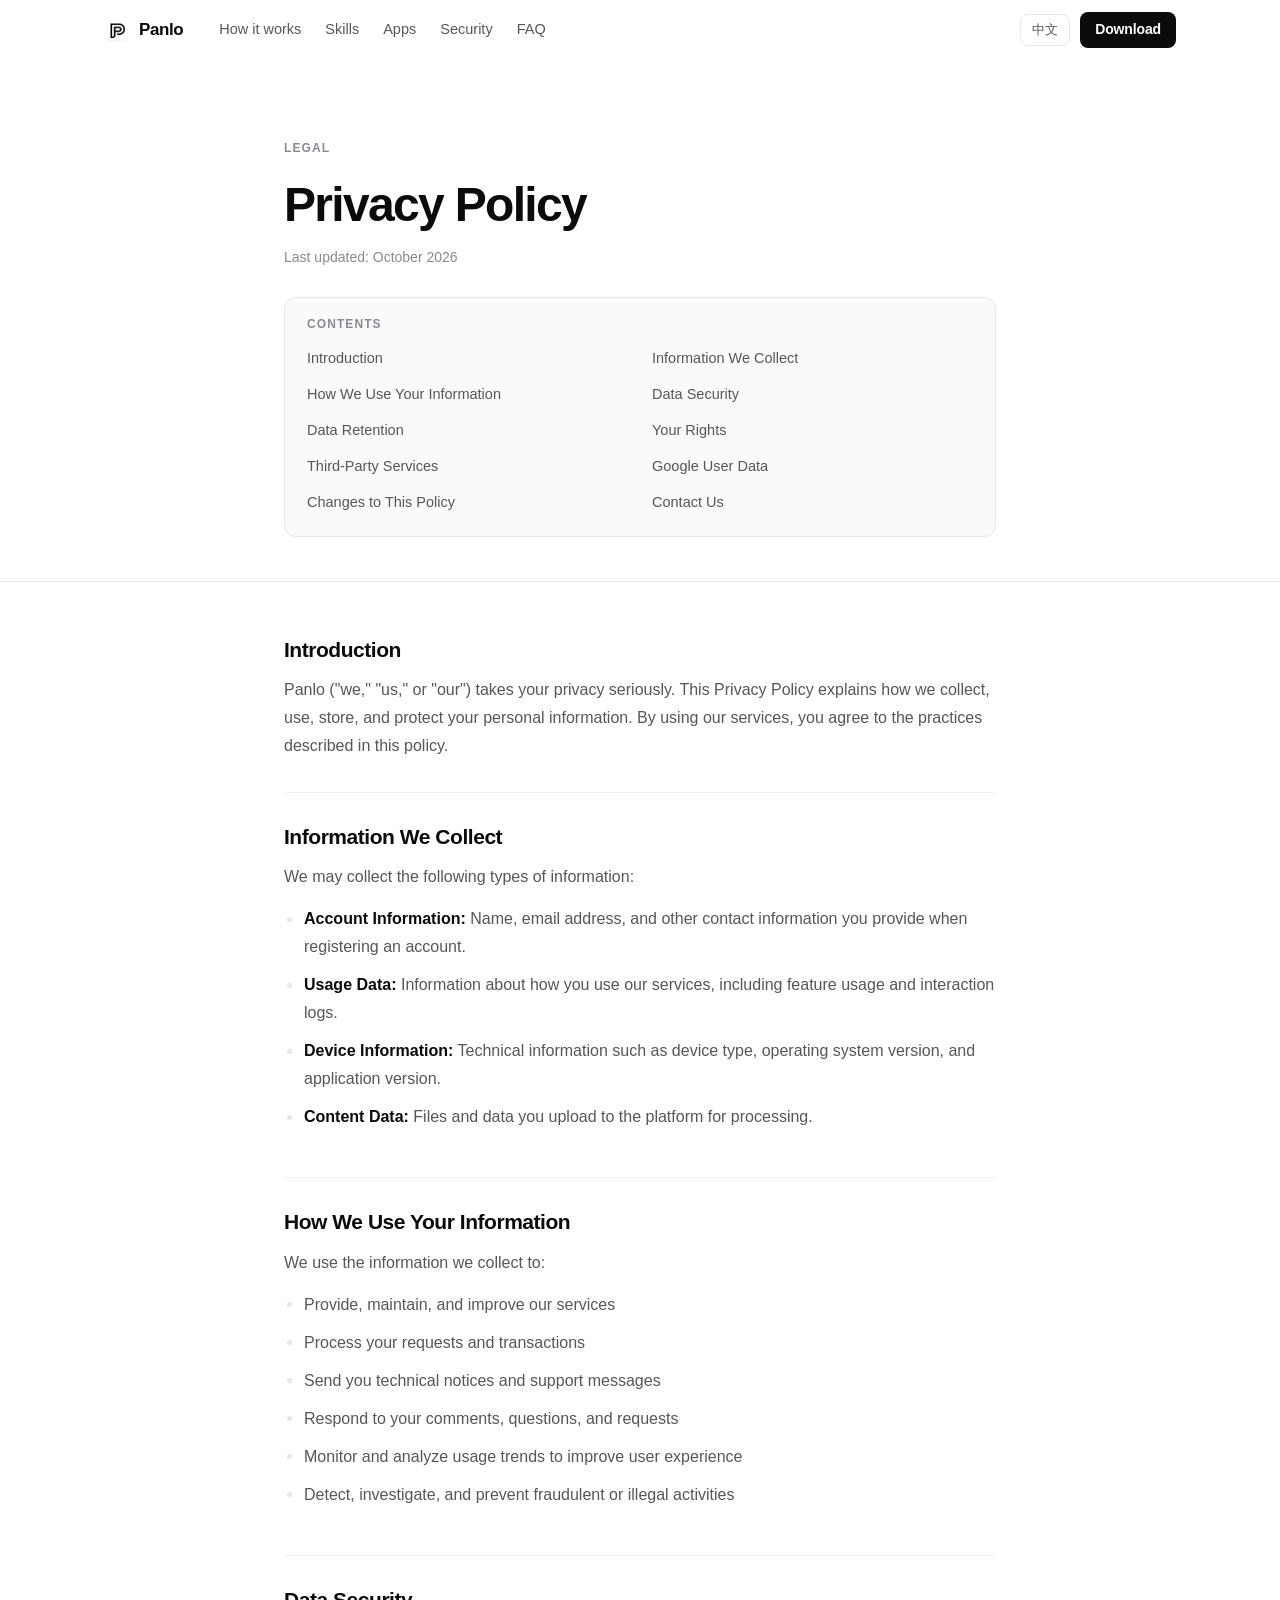
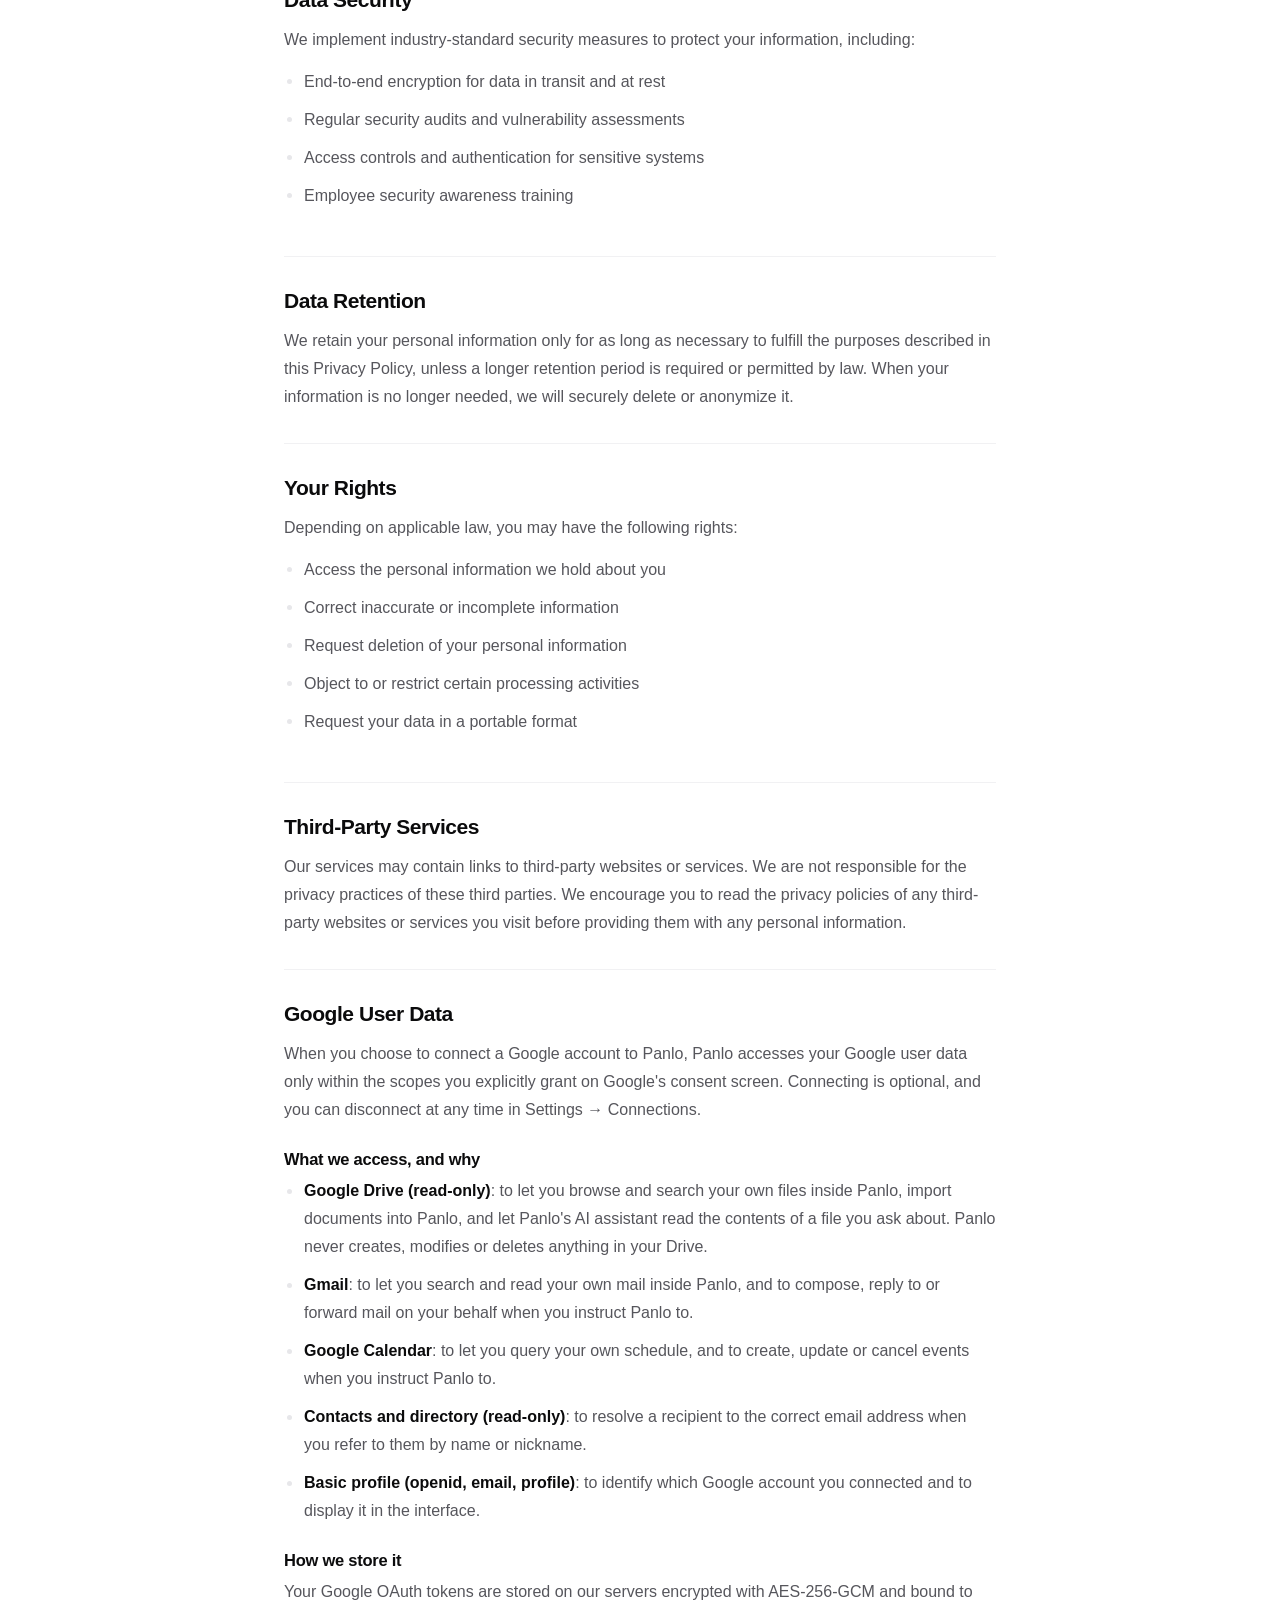
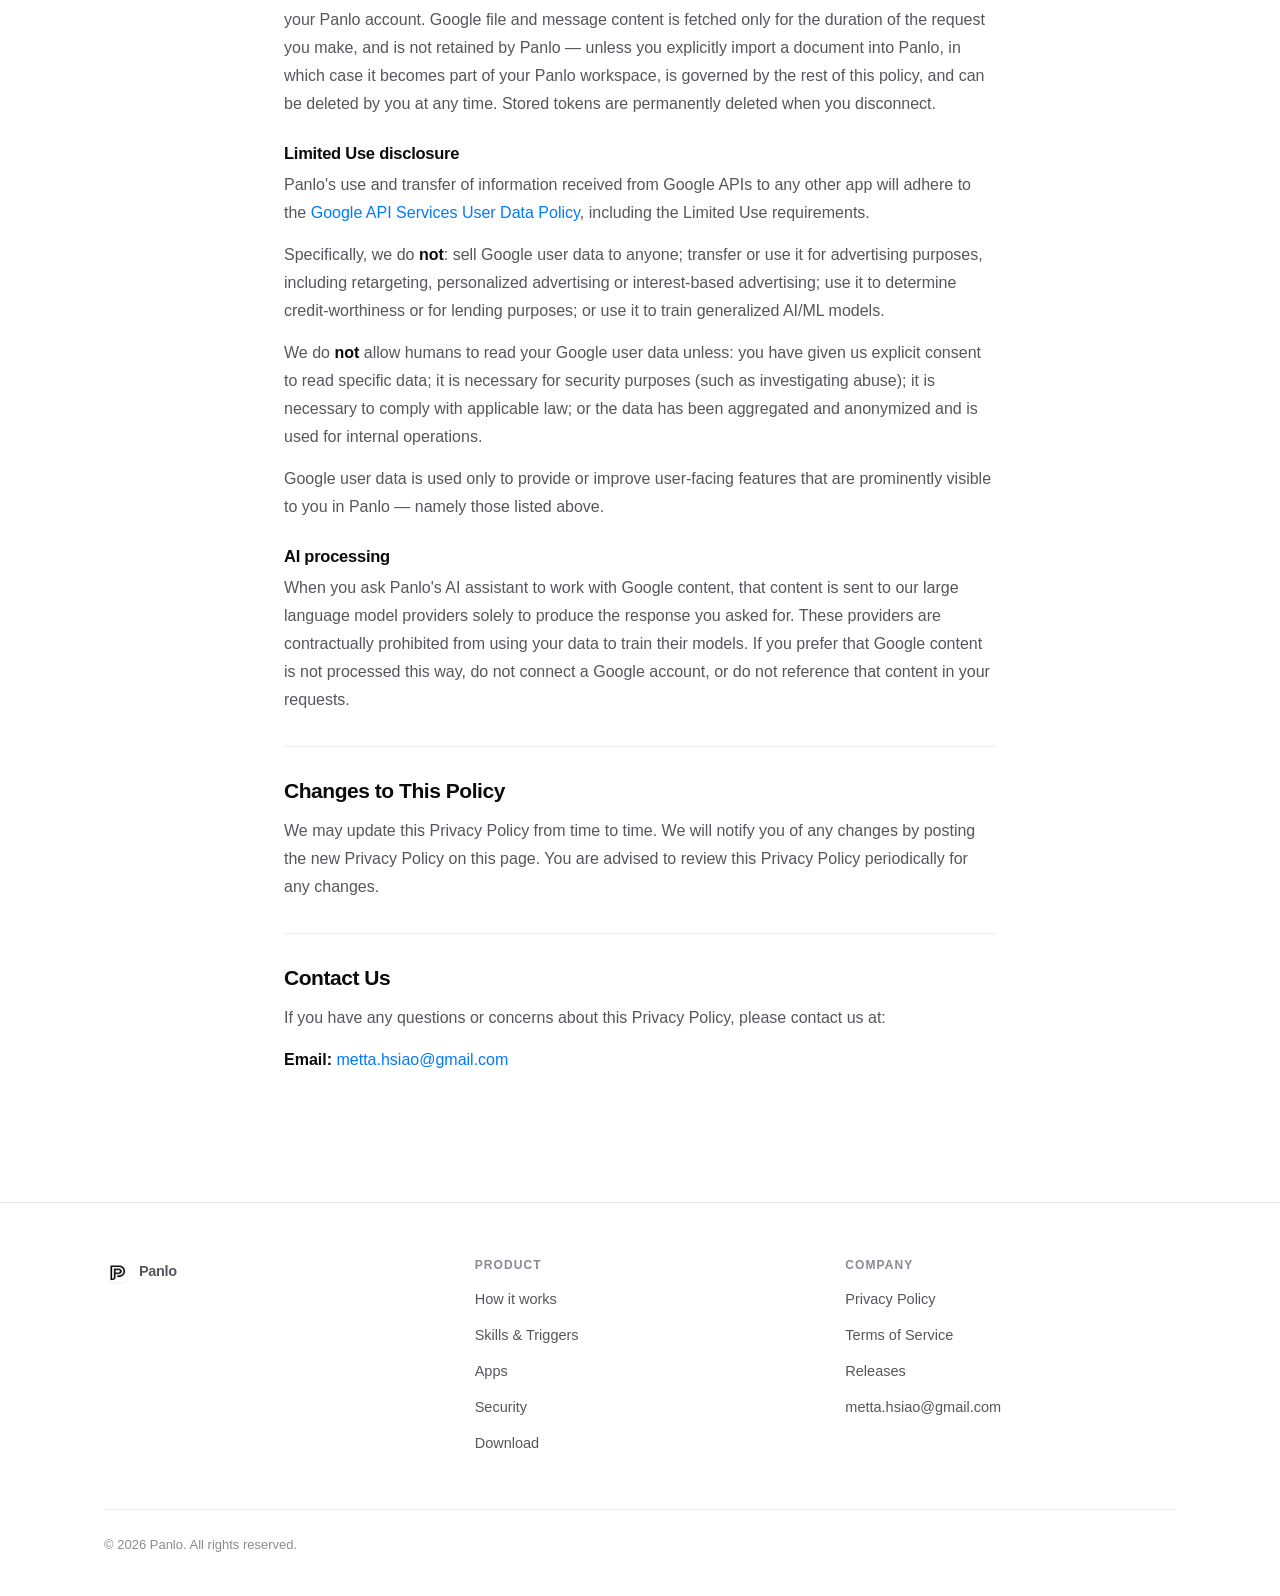
<file: privacy.html>
<!DOCTYPE html>
<html lang="zh-Hant">
<head>
<meta charset="UTF-8">
<meta name="viewport" content="width=device-width, initial-scale=1">
<title>Privacy Policy — Panlo | 隱私權政策</title>
<meta name="description" content="How Panlo collects, uses, stores and protects your information.">
<link rel="canonical" href="https://www.pannamitta.com/privacy.html">
<link rel="icon" type="image/png" href="favicon.png">
<link rel="apple-touch-icon" href="apple-touch-icon.png">
<link rel="stylesheet" href="site.css">
</head>
<body lang="zh">

<header class="nav" id="nav">
  <div class="wrap nav-in">
    <a class="brand" href="index.html">
      <img class="brand-mark" src="panlo-mark.png" alt="" width="26" height="26">
      Panlo
    </a>
    <nav class="nav-links">
      <a href="index.html#work"><span class="zh">運作方式</span><span class="en">How it works</span></a>
      <a href="index.html#skills"><span class="zh">技能</span><span class="en">Skills</span></a>
      <a href="index.html#apps"><span class="zh">應用</span><span class="en">Apps</span></a>
      <a href="index.html#trust"><span class="zh">安全</span><span class="en">Security</span></a>
      <a href="index.html#faq">FAQ</a>
    </nav>
    <div class="nav-right">
      <button class="lang-btn" id="lang-toggle" type="button">
        <span class="zh">English</span><span class="en">中文</span>
      </button>
      <a class="btn btn-primary btn-sm" href="index.html#download">
        <span class="zh">免費下載</span><span class="en">Download</span>
      </a>
      <button class="burger" id="burger" type="button" aria-label="Menu" aria-expanded="false">
        <svg width="18" height="18" viewBox="0 0 24 24" fill="none" stroke="currentColor" stroke-width="1.9" stroke-linecap="round"><path d="M4 7h16M4 12h16M4 17h16"/></svg>
      </button>
    </div>
  </div>
  <div class="mobile-nav" id="mobile-nav">
    <a href="index.html"><span class="zh">首頁</span><span class="en">Home</span></a>
    <a href="index.html#work"><span class="zh">運作方式</span><span class="en">How it works</span></a>
    <a href="index.html#skills"><span class="zh">技能</span><span class="en">Skills</span></a>
    <a href="index.html#apps"><span class="zh">應用</span><span class="en">Apps</span></a>
    <a href="index.html#trust"><span class="zh">安全</span><span class="en">Security</span></a>
    <a href="privacy.html"><span class="zh">隱私權政策</span><span class="en">Privacy</span></a>
    <a href="terms.html"><span class="zh">服務條款</span><span class="en">Terms</span></a>
    <a class="btn btn-primary" href="index.html#download"><span class="zh">免費下載</span><span class="en">Download</span></a>
  </div>
</header>

<div class="page-head">
  <div class="wrap-narrow">
    <span class="eyebrow"><span class="zh">法律文件</span><span class="en">Legal</span></span>
    <h1><span class="zh">隱私權政策</span><span class="en">Privacy Policy</span></h1>
    <p class="updated"><span class="zh">最後更新日期：2026 年 10 月</span><span class="en">Last updated: October 2026</span></p>
    <nav class="legal-toc">
      <h4><span class="zh">目錄</span><span class="en">Contents</span></h4>
      <ul>
        <li><a href="#s1"><span class="zh">簡介</span><span class="en">Introduction</span></a></li>
        <li><a href="#s2"><span class="zh">我們收集的資訊</span><span class="en">Information We Collect</span></a></li>
        <li><a href="#s3"><span class="zh">我們如何使用您的資訊</span><span class="en">How We Use Your Information</span></a></li>
        <li><a href="#s4"><span class="zh">資料安全</span><span class="en">Data Security</span></a></li>
        <li><a href="#s5"><span class="zh">資料保留</span><span class="en">Data Retention</span></a></li>
        <li><a href="#s6"><span class="zh">您的權利</span><span class="en">Your Rights</span></a></li>
        <li><a href="#s7"><span class="zh">第三方服務</span><span class="en">Third-Party Services</span></a></li>
        <li><a href="#s8"><span class="zh">Google 使用者資料</span><span class="en">Google User Data</span></a></li>
        <li><a href="#s9"><span class="zh">政策變更</span><span class="en">Changes to This Policy</span></a></li>
        <li><a href="#s10"><span class="zh">聯絡我們</span><span class="en">Contact Us</span></a></li>
      </ul>
    </nav>
  </div>
</div>

<main class="legal">
  <div class="wrap-narrow">
    <div class="content-section" id="s1">
                    <h2 class="text-2xl font-bold">
                        <span class="zh-content">簡介</span>
                        <span class="en-content">Introduction</span>
                    </h2>
                    <p class="text-gray-600">
                        <span class="zh-content">Panlo（以下簡稱「我們」）非常重視您的隱私。本隱私權政策說明我們如何收集、使用、儲存和保護您的個人資訊。使用我們的服務即表示您同意本政策中描述的做法。</span>
                        <span class="en-content">Panlo ("we," "us," or "our") takes your privacy seriously. This Privacy Policy explains how we collect, use, store, and protect your personal information. By using our services, you agree to the practices described in this policy.</span>
                    </p>
                </div>

                <!-- Information We Collect -->
                <div class="content-section" id="s2">
                    <h2 class="text-2xl font-bold">
                        <span class="zh-content">我們收集的資訊</span>
                        <span class="en-content">Information We Collect</span>
                    </h2>
                    <p class="text-gray-600 mb-4">
                        <span class="zh-content">我們可能收集以下類型的資訊：</span>
                        <span class="en-content">We may collect the following types of information:</span>
                    </p>
                    <ul class="text-gray-600">
                        <li>
                            <span class="zh-content"><strong>帳戶資訊：</strong>當您註冊帳戶時提供的姓名、電子郵件地址和其他聯絡資訊。</span>
                            <span class="en-content"><strong>Account Information:</strong> Name, email address, and other contact information you provide when registering an account.</span>
                        </li>
                        <li>
                            <span class="zh-content"><strong>使用資料：</strong>關於您如何使用我們服務的資訊，包括功能使用情況和互動記錄。</span>
                            <span class="en-content"><strong>Usage Data:</strong> Information about how you use our services, including feature usage and interaction logs.</span>
                        </li>
                        <li>
                            <span class="zh-content"><strong>裝置資訊：</strong>裝置類型、作業系統版本和應用程式版本等技術資訊。</span>
                            <span class="en-content"><strong>Device Information:</strong> Technical information such as device type, operating system version, and application version.</span>
                        </li>
                        <li>
                            <span class="zh-content"><strong>內容資料：</strong>您上傳到平台進行處理的檔案和數據。</span>
                            <span class="en-content"><strong>Content Data:</strong> Files and data you upload to the platform for processing.</span>
                        </li>
                    </ul>
                </div>

                <!-- How We Use Your Information -->
                <div class="content-section" id="s3">
                    <h2 class="text-2xl font-bold">
                        <span class="zh-content">我們如何使用您的資訊</span>
                        <span class="en-content">How We Use Your Information</span>
                    </h2>
                    <p class="text-gray-600 mb-4">
                        <span class="zh-content">我們使用收集的資訊用於：</span>
                        <span class="en-content">We use the information we collect to:</span>
                    </p>
                    <ul class="text-gray-600">
                        <li>
                            <span class="zh-content">提供、維護和改進我們的服務</span>
                            <span class="en-content">Provide, maintain, and improve our services</span>
                        </li>
                        <li>
                            <span class="zh-content">處理您的請求和交易</span>
                            <span class="en-content">Process your requests and transactions</span>
                        </li>
                        <li>
                            <span class="zh-content">向您發送技術通知和支援訊息</span>
                            <span class="en-content">Send you technical notices and support messages</span>
                        </li>
                        <li>
                            <span class="zh-content">回應您的評論、問題和請求</span>
                            <span class="en-content">Respond to your comments, questions, and requests</span>
                        </li>
                        <li>
                            <span class="zh-content">監控和分析使用趨勢以改進用戶體驗</span>
                            <span class="en-content">Monitor and analyze usage trends to improve user experience</span>
                        </li>
                        <li>
                            <span class="zh-content">偵測、調查和防止詐欺或其他非法活動</span>
                            <span class="en-content">Detect, investigate, and prevent fraudulent or illegal activities</span>
                        </li>
                    </ul>
                </div>

                <!-- Data Security -->
                <div class="content-section" id="s4">
                    <h2 class="text-2xl font-bold">
                        <span class="zh-content">資料安全</span>
                        <span class="en-content">Data Security</span>
                    </h2>
                    <p class="text-gray-600">
                        <span class="zh-content">我們實施業界標準的安全措施來保護您的資訊，包括：</span>
                        <span class="en-content">We implement industry-standard security measures to protect your information, including:</span>
                    </p>
                    <ul class="text-gray-600 mt-4">
                        <li>
                            <span class="zh-content">傳輸中和靜態資料的端到端加密</span>
                            <span class="en-content">End-to-end encryption for data in transit and at rest</span>
                        </li>
                        <li>
                            <span class="zh-content">定期安全審計和漏洞評估</span>
                            <span class="en-content">Regular security audits and vulnerability assessments</span>
                        </li>
                        <li>
                            <span class="zh-content">對敏感系統的存取控制和身份驗證</span>
                            <span class="en-content">Access controls and authentication for sensitive systems</span>
                        </li>
                        <li>
                            <span class="zh-content">員工安全意識培訓</span>
                            <span class="en-content">Employee security awareness training</span>
                        </li>
                    </ul>
                </div>

                <!-- Data Retention -->
                <div class="content-section" id="s5">
                    <h2 class="text-2xl font-bold">
                        <span class="zh-content">資料保留</span>
                        <span class="en-content">Data Retention</span>
                    </h2>
                    <p class="text-gray-600">
                        <span class="zh-content">我們僅在必要時保留您的個人資訊，以實現本隱私權政策中描述的目的，除非法律要求或允許更長的保留期限。當不再需要您的資訊時，我們將安全地刪除或匿名化處理。</span>
                        <span class="en-content">We retain your personal information only for as long as necessary to fulfill the purposes described in this Privacy Policy, unless a longer retention period is required or permitted by law. When your information is no longer needed, we will securely delete or anonymize it.</span>
                    </p>
                </div>

                <!-- Your Rights -->
                <div class="content-section" id="s6">
                    <h2 class="text-2xl font-bold">
                        <span class="zh-content">您的權利</span>
                        <span class="en-content">Your Rights</span>
                    </h2>
                    <p class="text-gray-600 mb-4">
                        <span class="zh-content">根據適用法律，您可能擁有以下權利：</span>
                        <span class="en-content">Depending on applicable law, you may have the following rights:</span>
                    </p>
                    <ul class="text-gray-600">
                        <li>
                            <span class="zh-content">存取我們持有的您的個人資訊</span>
                            <span class="en-content">Access the personal information we hold about you</span>
                        </li>
                        <li>
                            <span class="zh-content">更正不準確或不完整的資訊</span>
                            <span class="en-content">Correct inaccurate or incomplete information</span>
                        </li>
                        <li>
                            <span class="zh-content">請求刪除您的個人資訊</span>
                            <span class="en-content">Request deletion of your personal information</span>
                        </li>
                        <li>
                            <span class="zh-content">反對或限制某些處理活動</span>
                            <span class="en-content">Object to or restrict certain processing activities</span>
                        </li>
                        <li>
                            <span class="zh-content">請求以可攜帶格式提供您的資料</span>
                            <span class="en-content">Request your data in a portable format</span>
                        </li>
                    </ul>
                </div>

                <!-- Third-Party Services -->
                <div class="content-section" id="s7">
                    <h2 class="text-2xl font-bold">
                        <span class="zh-content">第三方服務</span>
                        <span class="en-content">Third-Party Services</span>
                    </h2>
                    <p class="text-gray-600">
                        <span class="zh-content">我們的服務可能包含指向第三方網站或服務的連結。我們對這些第三方的隱私做法不負責任。我們鼓勵您在向其提供任何個人資訊之前，閱讀您訪問的任何第三方網站或服務的隱私權政策。</span>
                        <span class="en-content">Our services may contain links to third-party websites or services. We are not responsible for the privacy practices of these third parties. We encourage you to read the privacy policies of any third-party websites or services you visit before providing them with any personal information.</span>
                    </p>
                </div>

                <!-- Google User Data -->
                <div class="content-section" id="s8">
                    <h2 class="text-2xl font-bold">
                        <span class="zh-content">Google 使用者資料</span>
                        <span class="en-content">Google User Data</span>
                    </h2>
                    <p class="text-gray-600">
                        <span class="zh-content">當您選擇將 Google 帳號連接到 Panlo 時，Panlo 會在您於 Google 同意畫面明確授權的範圍內，存取您的 Google 使用者資料。連接是選用的，您隨時可以在「設定 → 連結」中中斷連線。</span>
                        <span class="en-content">When you choose to connect a Google account to Panlo, Panlo accesses your Google user data only within the scopes you explicitly grant on Google's consent screen. Connecting is optional, and you can disconnect at any time in Settings → Connections.</span>
                    </p>

                    <h3 class="text-xl font-semibold mt-6">
                        <span class="zh-content">我們存取哪些資料，以及為什麼</span>
                        <span class="en-content">What we access, and why</span>
                    </h3>
                    <ul class="list-disc pl-6 text-gray-600 space-y-2 mt-2">
                        <li>
                            <span class="zh-content"><strong>Google 雲端硬碟（唯讀）</strong>：讓您在 Panlo 中瀏覽及搜尋自己的檔案、將文件匯入 Panlo，並讓 Panlo 的 AI 助理依您的要求讀取某份檔案的內容來回答問題。Panlo 不會在您的雲端硬碟中建立、修改或刪除任何內容。</span>
                            <span class="en-content"><strong>Google Drive (read-only)</strong>: to let you browse and search your own files inside Panlo, import documents into Panlo, and let Panlo's AI assistant read the contents of a file you ask about. Panlo never creates, modifies or deletes anything in your Drive.</span>
                        </li>
                        <li>
                            <span class="zh-content"><strong>Gmail</strong>：讓您在 Panlo 中搜尋並閱讀自己的郵件，以及在您指示時代您撰寫、回覆或轉寄郵件。</span>
                            <span class="en-content"><strong>Gmail</strong>: to let you search and read your own mail inside Panlo, and to compose, reply to or forward mail on your behalf when you instruct Panlo to.</span>
                        </li>
                        <li>
                            <span class="zh-content"><strong>Google 日曆</strong>：讓您查詢自己的行程，以及在您指示時建立、更新或取消活動。</span>
                            <span class="en-content"><strong>Google Calendar</strong>: to let you query your own schedule, and to create, update or cancel events when you instruct Panlo to.</span>
                        </li>
                        <li>
                            <span class="zh-content"><strong>聯絡人與目錄（唯讀）</strong>：當您以姓名或暱稱稱呼某位收件者時，用來解析出正確的電子郵件地址。</span>
                            <span class="en-content"><strong>Contacts and directory (read-only)</strong>: to resolve a recipient to the correct email address when you refer to them by name or nickname.</span>
                        </li>
                        <li>
                            <span class="zh-content"><strong>基本個人資料（openid、email、profile）</strong>：用來識別您連接的是哪一個 Google 帳號，並在介面中顯示該帳號。</span>
                            <span class="en-content"><strong>Basic profile (openid, email, profile)</strong>: to identify which Google account you connected and to display it in the interface.</span>
                        </li>
                    </ul>

                    <h3 class="text-xl font-semibold mt-6">
                        <span class="zh-content">我們如何儲存這些資料</span>
                        <span class="en-content">How we store it</span>
                    </h3>
                    <p class="text-gray-600">
                        <span class="zh-content">您的 Google OAuth 權杖會以 AES-256-GCM 加密後儲存在我們的伺服器上，並與您的 Panlo 帳號綁定。Google 的檔案與郵件內容僅在處理您當下的請求時暫時取得，不會被 Panlo 保存為副本，除非您主動將某份文件匯入 Panlo —— 在這種情況下，該文件會成為您 Panlo 工作區的一部分，並受本政策其他條款規範，您可以隨時刪除它。當您中斷連線時，儲存的權杖會被永久刪除。</span>
                        <span class="en-content">Your Google OAuth tokens are stored on our servers encrypted with AES-256-GCM and bound to your Panlo account. Google file and message content is fetched only for the duration of the request you make, and is not retained by Panlo — unless you explicitly import a document into Panlo, in which case it becomes part of your Panlo workspace, is governed by the rest of this policy, and can be deleted by you at any time. Stored tokens are permanently deleted when you disconnect.</span>
                    </p>

                    <h3 class="text-xl font-semibold mt-6">
                        <span class="zh-content">Limited Use 有限使用聲明</span>
                        <span class="en-content">Limited Use disclosure</span>
                    </h3>
                    <p class="text-gray-600">
                        <span class="zh-content">Panlo 對於從 Google API 取得之資訊的使用與轉移，均遵守 <a href="https://developers.google.com/terms/api-services-user-data-policy" target="_blank" rel="noopener">Google API Services User Data Policy</a>，包括其中的 Limited Use 有限使用要求。</span>
                        <span class="en-content">Panlo's use and transfer of information received from Google APIs to any other app will adhere to the <a href="https://developers.google.com/terms/api-services-user-data-policy" target="_blank" rel="noopener">Google API Services User Data Policy</a>, including the Limited Use requirements.</span>
                    </p>
                    <p class="text-gray-600 mt-4">
                        <span class="zh-content">具體而言，我們<strong>不會</strong>：將 Google 使用者資料出售給任何人；將其轉移或用於廣告用途（包括再行銷、個人化廣告或基於興趣的廣告）；將其用於信用評等或貸款用途；或用它來訓練通用的 AI／機器學習模型。</span>
                        <span class="en-content">Specifically, we do <strong>not</strong>: sell Google user data to anyone; transfer or use it for advertising purposes, including retargeting, personalized advertising or interest-based advertising; use it to determine credit-worthiness or for lending purposes; or use it to train generalized AI/ML models.</span>
                    </p>
                    <p class="text-gray-600 mt-4">
                        <span class="zh-content">我們<strong>不會</strong>讓任何人以人工方式閱讀您的 Google 使用者資料，除非：您已明確同意我們閱讀特定的資料；為了安全目的（例如調查濫用行為）所必需；為遵守適用法律所必需；或該資料已彙總去識別化並用於內部營運。</span>
                        <span class="en-content">We do <strong>not</strong> allow humans to read your Google user data unless: you have given us explicit consent to read specific data; it is necessary for security purposes (such as investigating abuse); it is necessary to comply with applicable law; or the data has been aggregated and anonymized and is used for internal operations.</span>
                    </p>
                    <p class="text-gray-600 mt-4">
                        <span class="zh-content">Google 使用者資料只會用來提供或改善您在 Panlo 中直接看得見的功能，也就是上方列出的那些。</span>
                        <span class="en-content">Google user data is used only to provide or improve user-facing features that are prominently visible to you in Panlo — namely those listed above.</span>
                    </p>

                    <h3 class="text-xl font-semibold mt-6">
                        <span class="zh-content">AI 處理</span>
                        <span class="en-content">AI processing</span>
                    </h3>
                    <p class="text-gray-600">
                        <span class="zh-content">當您請求 Panlo 的 AI 助理處理某項 Google 內容時，該內容會被傳送給我們的大型語言模型供應商，單純為了產生您當下要求的回應。這些供應商受合約約束，不得將您的資料用於訓練模型。您若不希望 Google 內容被這樣處理，只要不連接 Google 帳號，或不在請求中引用該內容即可。</span>
                        <span class="en-content">When you ask Panlo's AI assistant to work with Google content, that content is sent to our large language model providers solely to produce the response you asked for. These providers are contractually prohibited from using your data to train their models. If you prefer that Google content is not processed this way, do not connect a Google account, or do not reference that content in your requests.</span>
                    </p>
                </div>

                <!-- Changes to This Policy -->
                <div class="content-section" id="s9">
                    <h2 class="text-2xl font-bold">
                        <span class="zh-content">政策變更</span>
                        <span class="en-content">Changes to This Policy</span>
                    </h2>
                    <p class="text-gray-600">
                        <span class="zh-content">我們可能會不時更新本隱私權政策。我們將通過在本頁面上發布新的隱私權政策來通知您任何變更。建議您定期查看本隱私權政策以了解任何變更。</span>
                        <span class="en-content">We may update this Privacy Policy from time to time. We will notify you of any changes by posting the new Privacy Policy on this page. You are advised to review this Privacy Policy periodically for any changes.</span>
                    </p>
                </div>

                <!-- Contact Us -->
                <div class="content-section" id="s10">
                    <h2 class="text-2xl font-bold">
                        <span class="zh-content">聯絡我們</span>
                        <span class="en-content">Contact Us</span>
                    </h2>
                    <p class="text-gray-600">
                        <span class="zh-content">如果您對本隱私權政策有任何問題或疑慮，請通過以下方式聯絡我們：</span>
                        <span class="en-content">If you have any questions or concerns about this Privacy Policy, please contact us at:</span>
                    </p>
                    <p class="text-gray-600 mt-4">
                        <strong>
                            <span class="zh-content">電子郵件：</span>
                            <span class="en-content">Email: </span>
                        </strong>
                        <a href="mailto:metta.hsiao@gmail.com">metta.hsiao@gmail.com</a>
                    </p>
                </div>
  </div>
</main>

<footer>
  <div class="wrap">
    <div class="foot">
      <div>
        <a class="brand" href="index.html">
      <img class="brand-mark" src="panlo-mark.png" alt="" width="26" height="26">
          Panlo
        </a>
      </div>
      <div>
        <h4><span class="zh">產品</span><span class="en">Product</span></h4>
        <ul>
          <li><a href="index.html#work"><span class="zh">運作方式</span><span class="en">How it works</span></a></li>
          <li><a href="index.html#skills"><span class="zh">技能與觸發</span><span class="en">Skills &amp; Triggers</span></a></li>
          <li><a href="index.html#apps"><span class="zh">應用</span><span class="en">Apps</span></a></li>
          <li><a href="index.html#trust"><span class="zh">安全</span><span class="en">Security</span></a></li>
          <li><a href="index.html#download"><span class="zh">下載</span><span class="en">Download</span></a></li>
        </ul>
      </div>
      <div>
        <h4><span class="zh">資訊</span><span class="en">Company</span></h4>
        <ul>
          <li><a href="privacy.html"><span class="zh">隱私權政策</span><span class="en">Privacy Policy</span></a></li>
          <li><a href="terms.html"><span class="zh">服務條款</span><span class="en">Terms of Service</span></a></li>
          <li><a href="https://github.com/g1ahsia/panlo-releases/releases"><span class="zh">版本紀錄</span><span class="en">Releases</span></a></li>
          <li><a href="mailto:metta.hsiao@gmail.com">metta.hsiao@gmail.com</a></li>
        </ul>
      </div>
    </div>
    <div class="foot-base">
      <span>&copy; <span id="year"></span> Panlo. <span class="zh">保留所有權利。</span><span class="en">All rights reserved.</span></span>
    </div>
  </div>
</footer>

<script>
(function () {
  'use strict';
  document.getElementById('year').textContent = new Date().getFullYear();

  // A saved choice always wins; the browser language only seeds the first visit.
  var KEY = 'panlo-lang', saved = null;
  try { saved = localStorage.getItem(KEY); } catch (e) {}
  setLang(saved || ((navigator.language || 'en').toLowerCase().indexOf('zh') === 0 ? 'zh' : 'en'));

  function setLang(next) {
    document.body.setAttribute('lang', next);
    document.documentElement.setAttribute('lang', next === 'zh' ? 'zh-Hant' : 'en');
    try { localStorage.setItem(KEY, next); } catch (e) {}
  }
  document.getElementById('lang-toggle').addEventListener('click', function () {
    setLang(document.body.getAttribute('lang') === 'zh' ? 'en' : 'zh');
  });

  var burger = document.getElementById('burger'), mnav = document.getElementById('mobile-nav');
  burger.addEventListener('click', function () {
    burger.setAttribute('aria-expanded', String(mnav.classList.toggle('is-open')));
  });

  var nav = document.getElementById('nav');
  var onScroll = function () { nav.classList.toggle('is-stuck', window.scrollY > 8); };
  onScroll();
  window.addEventListener('scroll', onScroll, { passive: true });
})();
</script>
</body>
</html>
</file>
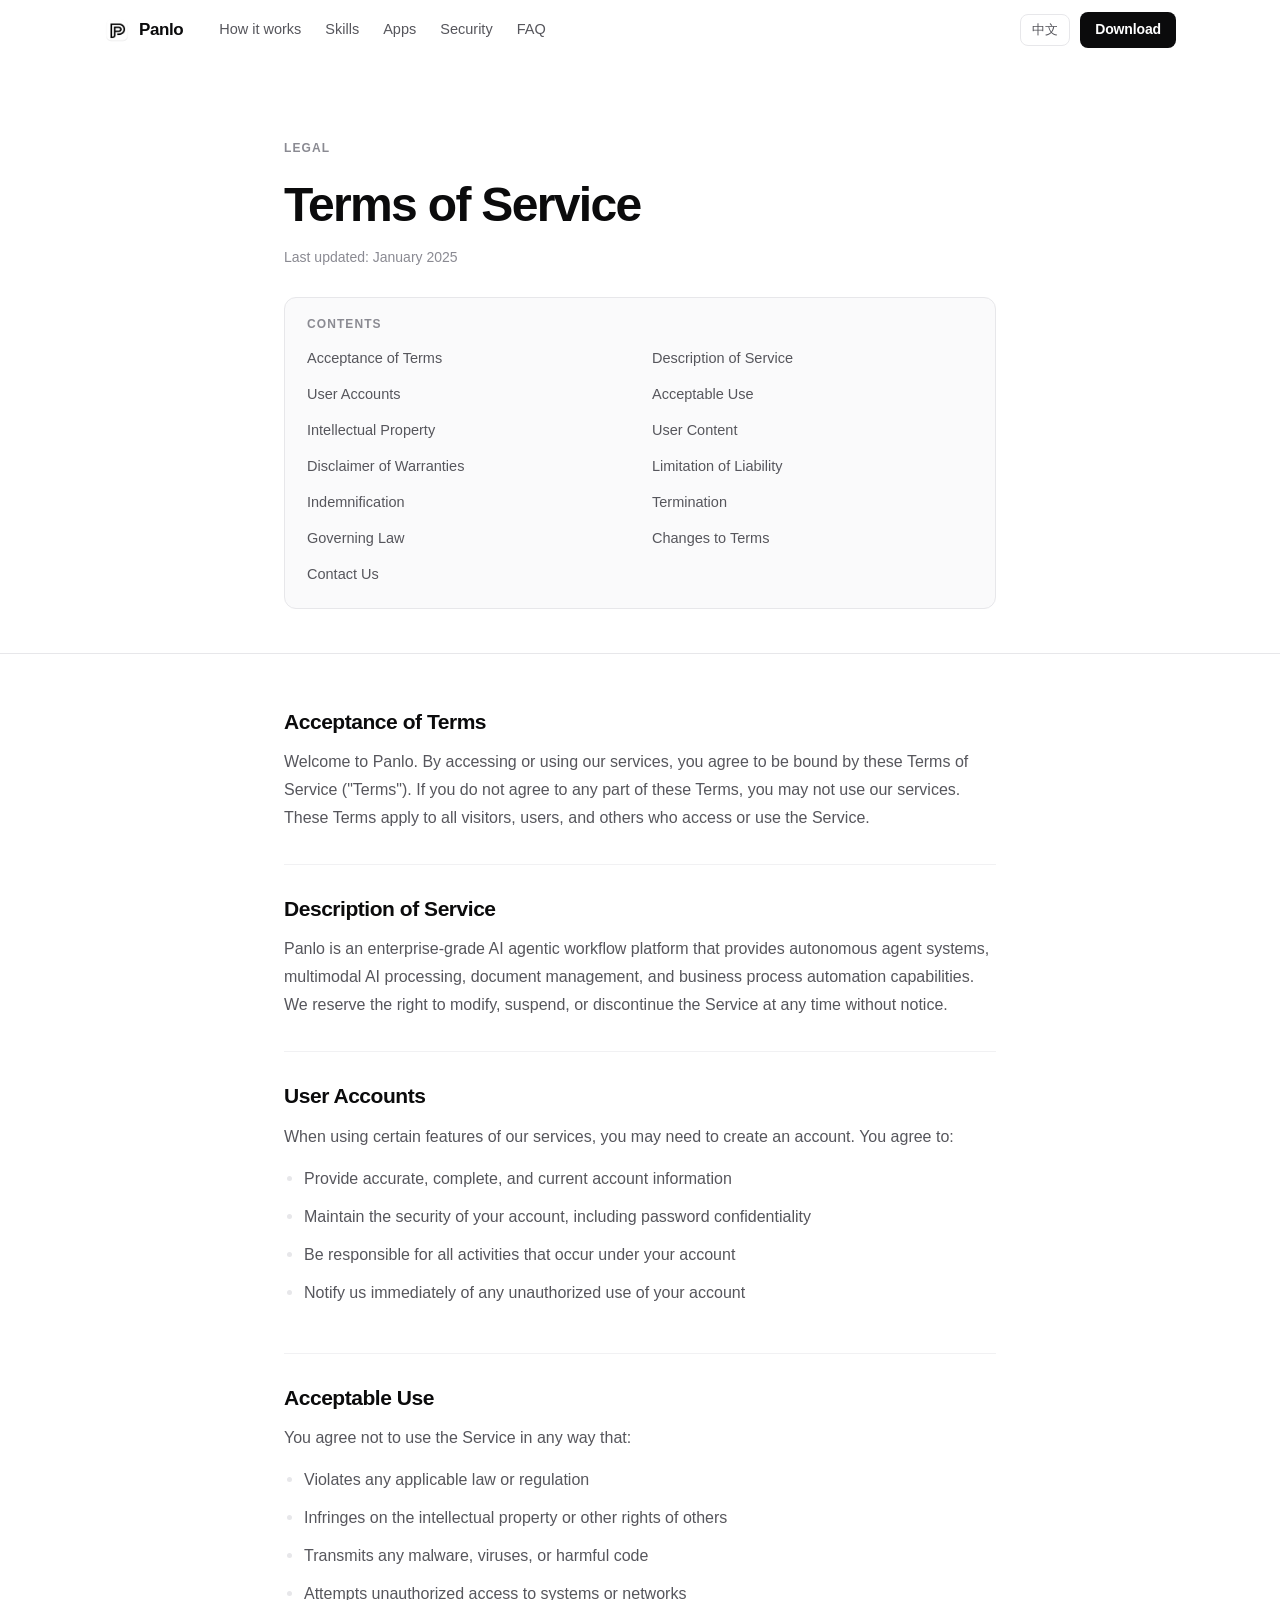
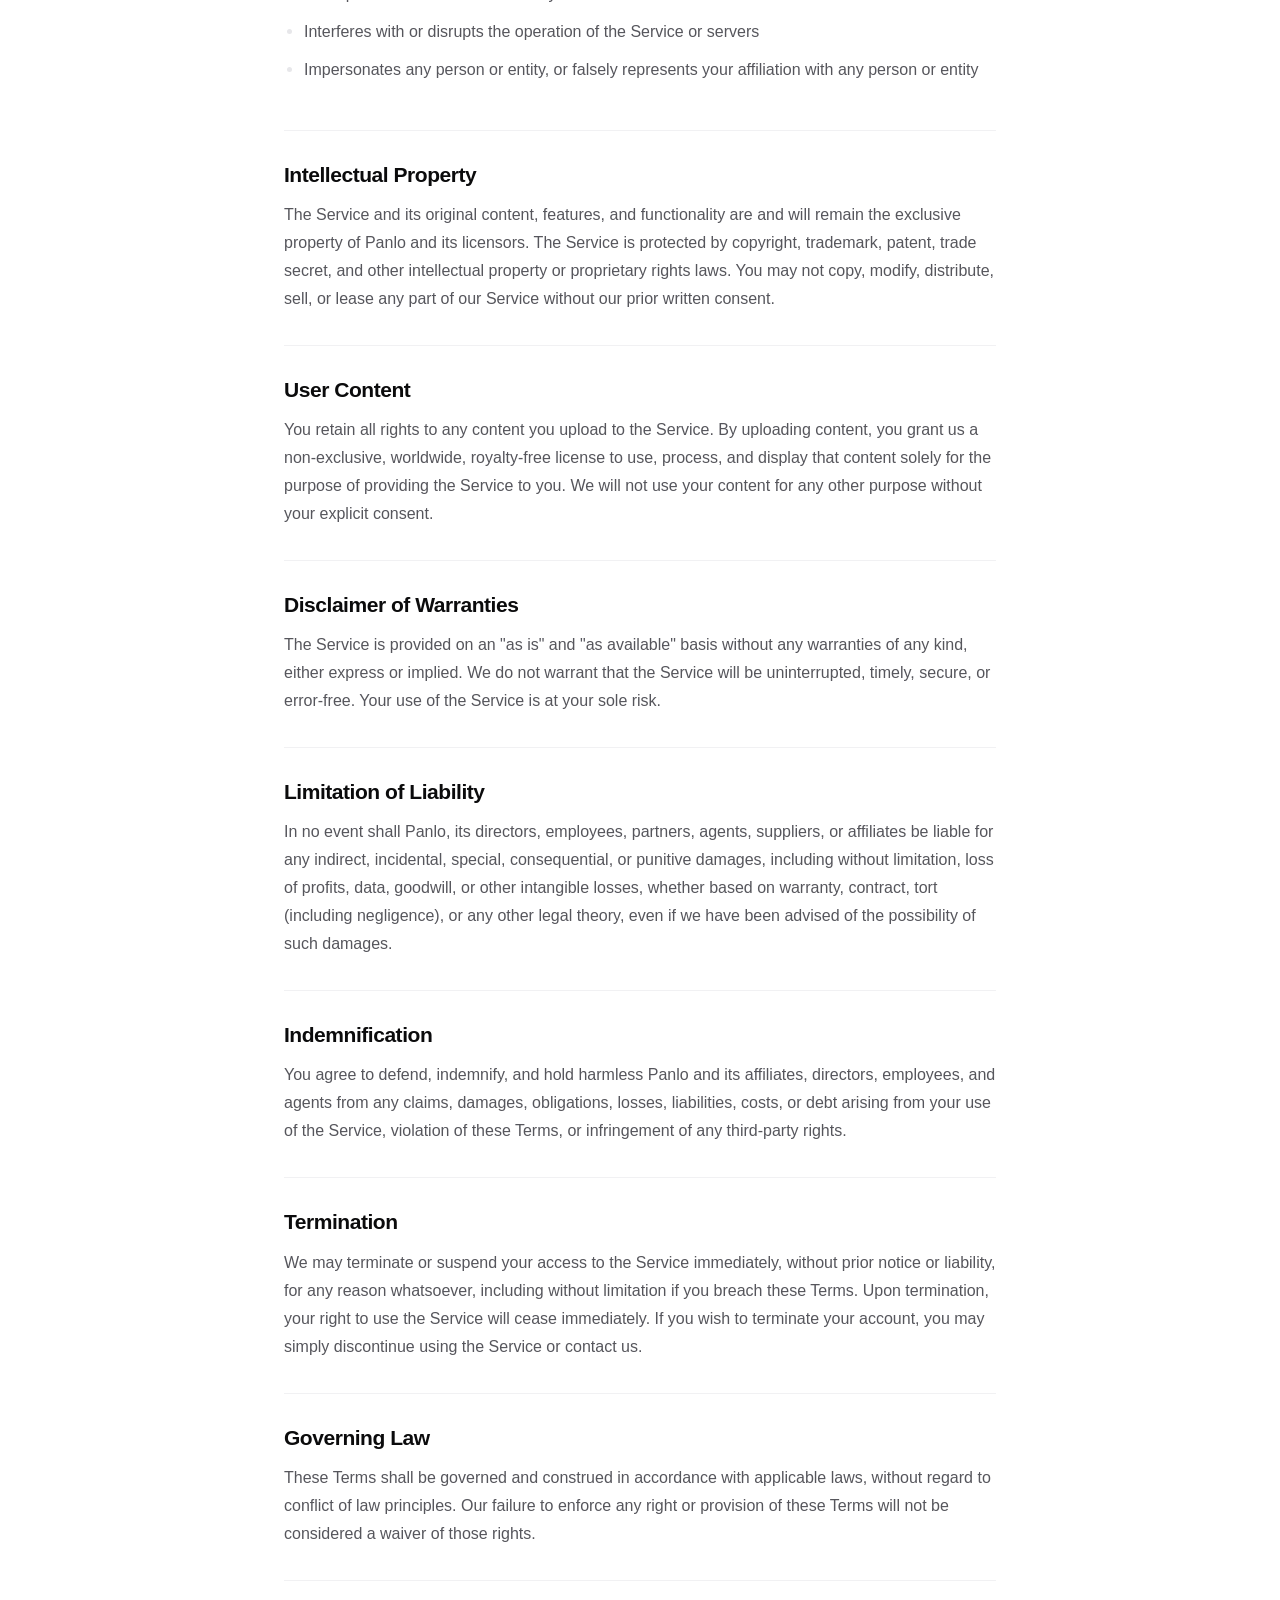
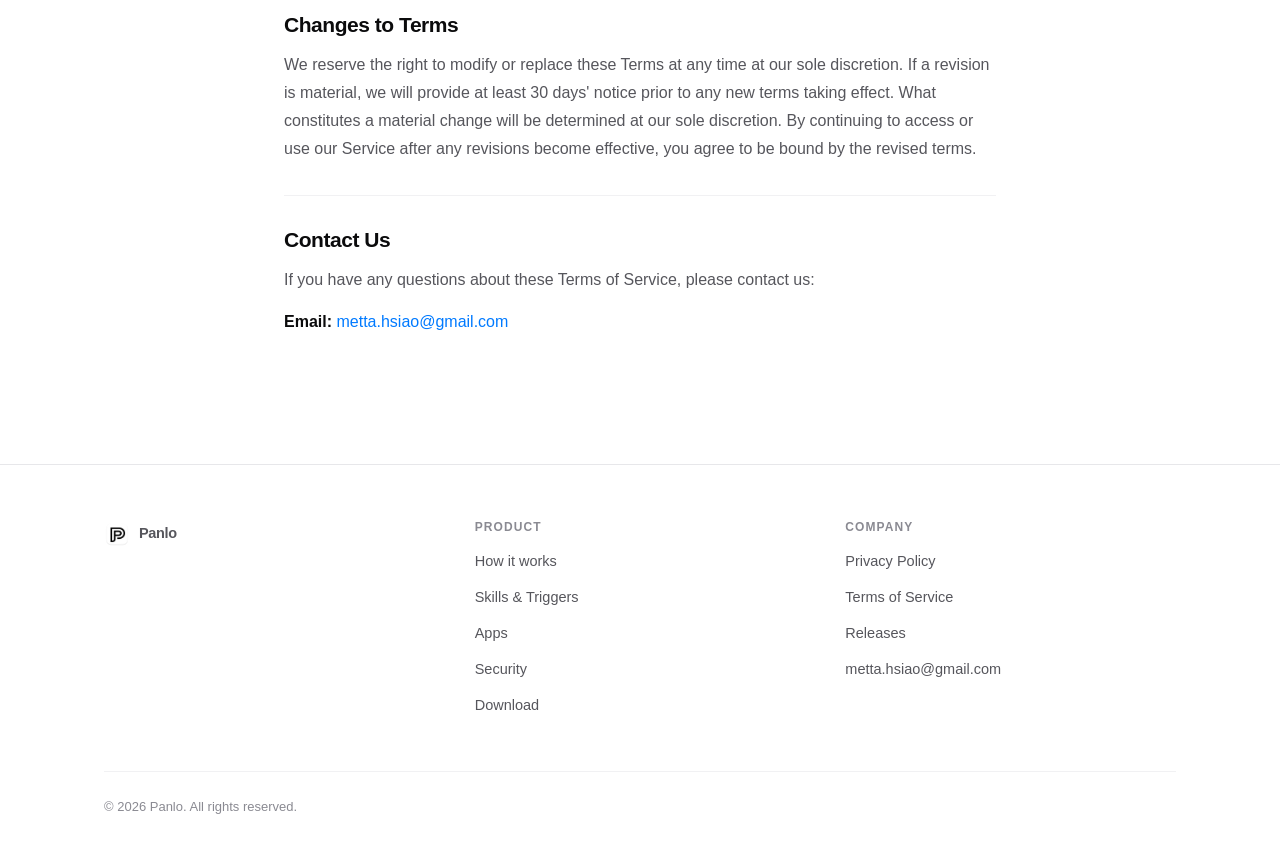
<file: terms.html>
<!DOCTYPE html>
<html lang="zh-Hant">
<head>
<meta charset="UTF-8">
<meta name="viewport" content="width=device-width, initial-scale=1">
<title>Terms of Service — Panlo | 服務條款</title>
<meta name="description" content="The terms that govern your use of Panlo.">
<link rel="canonical" href="https://www.pannamitta.com/terms.html">
<link rel="icon" type="image/png" href="favicon.png">
<link rel="apple-touch-icon" href="apple-touch-icon.png">
<link rel="stylesheet" href="site.css">
</head>
<body lang="zh">

<header class="nav" id="nav">
  <div class="wrap nav-in">
    <a class="brand" href="index.html">
      <img class="brand-mark" src="panlo-mark.png" alt="" width="26" height="26">
      Panlo
    </a>
    <nav class="nav-links">
      <a href="index.html#work"><span class="zh">運作方式</span><span class="en">How it works</span></a>
      <a href="index.html#skills"><span class="zh">技能</span><span class="en">Skills</span></a>
      <a href="index.html#apps"><span class="zh">應用</span><span class="en">Apps</span></a>
      <a href="index.html#trust"><span class="zh">安全</span><span class="en">Security</span></a>
      <a href="index.html#faq">FAQ</a>
    </nav>
    <div class="nav-right">
      <button class="lang-btn" id="lang-toggle" type="button">
        <span class="zh">English</span><span class="en">中文</span>
      </button>
      <a class="btn btn-primary btn-sm" href="index.html#download">
        <span class="zh">免費下載</span><span class="en">Download</span>
      </a>
      <button class="burger" id="burger" type="button" aria-label="Menu" aria-expanded="false">
        <svg width="18" height="18" viewBox="0 0 24 24" fill="none" stroke="currentColor" stroke-width="1.9" stroke-linecap="round"><path d="M4 7h16M4 12h16M4 17h16"/></svg>
      </button>
    </div>
  </div>
  <div class="mobile-nav" id="mobile-nav">
    <a href="index.html"><span class="zh">首頁</span><span class="en">Home</span></a>
    <a href="index.html#work"><span class="zh">運作方式</span><span class="en">How it works</span></a>
    <a href="index.html#skills"><span class="zh">技能</span><span class="en">Skills</span></a>
    <a href="index.html#apps"><span class="zh">應用</span><span class="en">Apps</span></a>
    <a href="index.html#trust"><span class="zh">安全</span><span class="en">Security</span></a>
    <a href="privacy.html"><span class="zh">隱私權政策</span><span class="en">Privacy</span></a>
    <a href="terms.html"><span class="zh">服務條款</span><span class="en">Terms</span></a>
    <a class="btn btn-primary" href="index.html#download"><span class="zh">免費下載</span><span class="en">Download</span></a>
  </div>
</header>

<div class="page-head">
  <div class="wrap-narrow">
    <span class="eyebrow"><span class="zh">法律文件</span><span class="en">Legal</span></span>
    <h1><span class="zh">服務條款</span><span class="en">Terms of Service</span></h1>
    <p class="updated"><span class="zh">最後更新日期：2025 年 1 月</span><span class="en">Last updated: January 2025</span></p>
    <nav class="legal-toc">
      <h4><span class="zh">目錄</span><span class="en">Contents</span></h4>
      <ul>
        <li><a href="#s1"><span class="zh">條款接受</span><span class="en">Acceptance of Terms</span></a></li>
        <li><a href="#s2"><span class="zh">服務說明</span><span class="en">Description of Service</span></a></li>
        <li><a href="#s3"><span class="zh">用戶帳戶</span><span class="en">User Accounts</span></a></li>
        <li><a href="#s4"><span class="zh">可接受的使用</span><span class="en">Acceptable Use</span></a></li>
        <li><a href="#s5"><span class="zh">智慧財產權</span><span class="en">Intellectual Property</span></a></li>
        <li><a href="#s6"><span class="zh">用戶內容</span><span class="en">User Content</span></a></li>
        <li><a href="#s7"><span class="zh">免責聲明</span><span class="en">Disclaimer of Warranties</span></a></li>
        <li><a href="#s8"><span class="zh">責任限制</span><span class="en">Limitation of Liability</span></a></li>
        <li><a href="#s9"><span class="zh">賠償</span><span class="en">Indemnification</span></a></li>
        <li><a href="#s10"><span class="zh">終止</span><span class="en">Termination</span></a></li>
        <li><a href="#s11"><span class="zh">管轄法律</span><span class="en">Governing Law</span></a></li>
        <li><a href="#s12"><span class="zh">條款變更</span><span class="en">Changes to Terms</span></a></li>
        <li><a href="#s13"><span class="zh">聯絡我們</span><span class="en">Contact Us</span></a></li>
      </ul>
    </nav>
  </div>
</div>

<main class="legal">
  <div class="wrap-narrow">
    <div class="content-section" id="s1">
                    <h2 class="text-2xl font-bold">
                        <span class="zh-content">條款接受</span>
                        <span class="en-content">Acceptance of Terms</span>
                    </h2>
                    <p class="text-gray-600">
                        <span class="zh-content">歡迎使用 Panlo。透過存取或使用我們的服務，您同意受這些服務條款（「條款」）的約束。如果您不同意這些條款的任何部分，您可能無法使用我們的服務。這些條款適用於所有訪問者、用戶和其他存取或使用服務的人。</span>
                        <span class="en-content">Welcome to Panlo. By accessing or using our services, you agree to be bound by these Terms of Service ("Terms"). If you do not agree to any part of these Terms, you may not use our services. These Terms apply to all visitors, users, and others who access or use the Service.</span>
                    </p>
                </div>

                <!-- Description of Service -->
                <div class="content-section" id="s2">
                    <h2 class="text-2xl font-bold">
                        <span class="zh-content">服務說明</span>
                        <span class="en-content">Description of Service</span>
                    </h2>
                    <p class="text-gray-600">
                        <span class="zh-content">Panlo 是一個企業級 AI 智能工作流程平台，提供自主代理系統、多模態 AI 處理、文件管理和業務流程自動化功能。我們保留隨時修改、暫停或終止服務的權利，恕不另行通知。</span>
                        <span class="en-content">Panlo is an enterprise-grade AI agentic workflow platform that provides autonomous agent systems, multimodal AI processing, document management, and business process automation capabilities. We reserve the right to modify, suspend, or discontinue the Service at any time without notice.</span>
                    </p>
                </div>

                <!-- User Accounts -->
                <div class="content-section" id="s3">
                    <h2 class="text-2xl font-bold">
                        <span class="zh-content">用戶帳戶</span>
                        <span class="en-content">User Accounts</span>
                    </h2>
                    <p class="text-gray-600 mb-4">
                        <span class="zh-content">使用我們的某些服務時，您可能需要建立帳戶。您同意：</span>
                        <span class="en-content">When using certain features of our services, you may need to create an account. You agree to:</span>
                    </p>
                    <ul class="text-gray-600">
                        <li>
                            <span class="zh-content">提供準確、完整和最新的帳戶資訊</span>
                            <span class="en-content">Provide accurate, complete, and current account information</span>
                        </li>
                        <li>
                            <span class="zh-content">維護帳戶資訊的安全性，包括密碼的保密</span>
                            <span class="en-content">Maintain the security of your account, including password confidentiality</span>
                        </li>
                        <li>
                            <span class="zh-content">對使用您帳戶進行的所有活動負責</span>
                            <span class="en-content">Be responsible for all activities that occur under your account</span>
                        </li>
                        <li>
                            <span class="zh-content">如發現任何未經授權使用您帳戶的情況，請立即通知我們</span>
                            <span class="en-content">Notify us immediately of any unauthorized use of your account</span>
                        </li>
                    </ul>
                </div>

                <!-- Acceptable Use -->
                <div class="content-section" id="s4">
                    <h2 class="text-2xl font-bold">
                        <span class="zh-content">可接受的使用</span>
                        <span class="en-content">Acceptable Use</span>
                    </h2>
                    <p class="text-gray-600 mb-4">
                        <span class="zh-content">您同意不會以任何方式使用服務：</span>
                        <span class="en-content">You agree not to use the Service in any way that:</span>
                    </p>
                    <ul class="text-gray-600">
                        <li>
                            <span class="zh-content">違反任何適用的法律或法規</span>
                            <span class="en-content">Violates any applicable law or regulation</span>
                        </li>
                        <li>
                            <span class="zh-content">侵犯他人的智慧財產權或其他權利</span>
                            <span class="en-content">Infringes on the intellectual property or other rights of others</span>
                        </li>
                        <li>
                            <span class="zh-content">傳輸任何惡意軟體、病毒或有害程式碼</span>
                            <span class="en-content">Transmits any malware, viruses, or harmful code</span>
                        </li>
                        <li>
                            <span class="zh-content">試圖未經授權存取系統或網路</span>
                            <span class="en-content">Attempts unauthorized access to systems or networks</span>
                        </li>
                        <li>
                            <span class="zh-content">干擾或破壞服務或伺服器的運作</span>
                            <span class="en-content">Interferes with or disrupts the operation of the Service or servers</span>
                        </li>
                        <li>
                            <span class="zh-content">冒充任何人或實體，或虛假陳述您與任何人或實體的關聯</span>
                            <span class="en-content">Impersonates any person or entity, or falsely represents your affiliation with any person or entity</span>
                        </li>
                    </ul>
                </div>

                <!-- Intellectual Property -->
                <div class="content-section" id="s5">
                    <h2 class="text-2xl font-bold">
                        <span class="zh-content">智慧財產權</span>
                        <span class="en-content">Intellectual Property</span>
                    </h2>
                    <p class="text-gray-600">
                        <span class="zh-content">服務及其原始內容、功能和特性均為 Panlo 及其授權方的專有財產，受國際版權、商標、專利、商業秘密和其他智慧財產權或專有權利法律的保護。未經我們事先書面同意，您不得複製、修改、分發、銷售或出租服務的任何部分。</span>
                        <span class="en-content">The Service and its original content, features, and functionality are and will remain the exclusive property of Panlo and its licensors. The Service is protected by copyright, trademark, patent, trade secret, and other intellectual property or proprietary rights laws. You may not copy, modify, distribute, sell, or lease any part of our Service without our prior written consent.</span>
                    </p>
                </div>

                <!-- User Content -->
                <div class="content-section" id="s6">
                    <h2 class="text-2xl font-bold">
                        <span class="zh-content">用戶內容</span>
                        <span class="en-content">User Content</span>
                    </h2>
                    <p class="text-gray-600">
                        <span class="zh-content">您保留您上傳到服務的任何內容的所有權利。透過上傳內容，您授予我們非獨佔、全球性、免版稅的許可，以使用、處理和顯示該內容，僅用於向您提供服務的目的。我們不會將您的內容用於任何其他目的，除非獲得您的明確同意。</span>
                        <span class="en-content">You retain all rights to any content you upload to the Service. By uploading content, you grant us a non-exclusive, worldwide, royalty-free license to use, process, and display that content solely for the purpose of providing the Service to you. We will not use your content for any other purpose without your explicit consent.</span>
                    </p>
                </div>

                <!-- Disclaimer of Warranties -->
                <div class="content-section" id="s7">
                    <h2 class="text-2xl font-bold">
                        <span class="zh-content">免責聲明</span>
                        <span class="en-content">Disclaimer of Warranties</span>
                    </h2>
                    <p class="text-gray-600">
                        <span class="zh-content">服務按「原樣」和「可用」基礎提供，不提供任何形式的明示或暗示保證。我們不保證服務將不間斷、及時、安全或無錯誤。使用服務的風險由您自行承擔。</span>
                        <span class="en-content">The Service is provided on an "as is" and "as available" basis without any warranties of any kind, either express or implied. We do not warrant that the Service will be uninterrupted, timely, secure, or error-free. Your use of the Service is at your sole risk.</span>
                    </p>
                </div>

                <!-- Limitation of Liability -->
                <div class="content-section" id="s8">
                    <h2 class="text-2xl font-bold">
                        <span class="zh-content">責任限制</span>
                        <span class="en-content">Limitation of Liability</span>
                    </h2>
                    <p class="text-gray-600">
                        <span class="zh-content">在任何情況下，Panlo、其董事、員工、合作夥伴、代理、供應商或關聯方均不對任何間接、偶然、特殊、後果性或懲罰性損害負責，包括但不限於利潤損失、數據損失、商譽損失或其他無形損失，無論是否基於保證、合約、侵權（包括疏忽）或任何其他法律理論，即使我們已被告知此類損害的可能性。</span>
                        <span class="en-content">In no event shall Panlo, its directors, employees, partners, agents, suppliers, or affiliates be liable for any indirect, incidental, special, consequential, or punitive damages, including without limitation, loss of profits, data, goodwill, or other intangible losses, whether based on warranty, contract, tort (including negligence), or any other legal theory, even if we have been advised of the possibility of such damages.</span>
                    </p>
                </div>

                <!-- Indemnification -->
                <div class="content-section" id="s9">
                    <h2 class="text-2xl font-bold">
                        <span class="zh-content">賠償</span>
                        <span class="en-content">Indemnification</span>
                    </h2>
                    <p class="text-gray-600">
                        <span class="zh-content">您同意為 Panlo 及其關聯方、董事、員工和代理辯護、賠償並使其免受因您使用服務、違反這些條款或侵犯任何第三方權利而引起的任何索賠、損害、義務、損失、責任、費用或債務。</span>
                        <span class="en-content">You agree to defend, indemnify, and hold harmless Panlo and its affiliates, directors, employees, and agents from any claims, damages, obligations, losses, liabilities, costs, or debt arising from your use of the Service, violation of these Terms, or infringement of any third-party rights.</span>
                    </p>
                </div>

                <!-- Termination -->
                <div class="content-section" id="s10">
                    <h2 class="text-2xl font-bold">
                        <span class="zh-content">終止</span>
                        <span class="en-content">Termination</span>
                    </h2>
                    <p class="text-gray-600">
                        <span class="zh-content">我們可能會因任何原因立即終止或暫停您對服務的存取，恕不另行通知或承擔責任，包括但不限於您違反這些條款的情況。終止後，您使用服務的權利將立即停止。如果您希望終止帳戶，您可以簡單地停止使用服務或聯絡我們。</span>
                        <span class="en-content">We may terminate or suspend your access to the Service immediately, without prior notice or liability, for any reason whatsoever, including without limitation if you breach these Terms. Upon termination, your right to use the Service will cease immediately. If you wish to terminate your account, you may simply discontinue using the Service or contact us.</span>
                    </p>
                </div>

                <!-- Governing Law -->
                <div class="content-section" id="s11">
                    <h2 class="text-2xl font-bold">
                        <span class="zh-content">管轄法律</span>
                        <span class="en-content">Governing Law</span>
                    </h2>
                    <p class="text-gray-600">
                        <span class="zh-content">這些條款應根據適用法律進行解釋和管轄，不考慮法律衝突原則。我們未能執行這些條款的任何權利或規定不構成對該等權利的放棄。</span>
                        <span class="en-content">These Terms shall be governed and construed in accordance with applicable laws, without regard to conflict of law principles. Our failure to enforce any right or provision of these Terms will not be considered a waiver of those rights.</span>
                    </p>
                </div>

                <!-- Changes to Terms -->
                <div class="content-section" id="s12">
                    <h2 class="text-2xl font-bold">
                        <span class="zh-content">條款變更</span>
                        <span class="en-content">Changes to Terms</span>
                    </h2>
                    <p class="text-gray-600">
                        <span class="zh-content">我們保留隨時自行決定修改或替換這些條款的權利。如果修訂是重大的，我們將在任何新條款生效前至少提前 30 天通知。什麼構成重大變更將由我們自行決定。在任何此類修訂生效後繼續存取或使用我們的服務，即表示您同意受修訂後的條款約束。</span>
                        <span class="en-content">We reserve the right to modify or replace these Terms at any time at our sole discretion. If a revision is material, we will provide at least 30 days' notice prior to any new terms taking effect. What constitutes a material change will be determined at our sole discretion. By continuing to access or use our Service after any revisions become effective, you agree to be bound by the revised terms.</span>
                    </p>
                </div>

                <!-- Contact Us -->
                <div class="content-section" id="s13">
                    <h2 class="text-2xl font-bold">
                        <span class="zh-content">聯絡我們</span>
                        <span class="en-content">Contact Us</span>
                    </h2>
                    <p class="text-gray-600">
                        <span class="zh-content">如果您對這些服務條款有任何問題，請聯絡我們：</span>
                        <span class="en-content">If you have any questions about these Terms of Service, please contact us:</span>
                    </p>
                    <p class="text-gray-600 mt-4">
                        <strong>
                            <span class="zh-content">電子郵件：</span>
                            <span class="en-content">Email: </span>
                        </strong>
                        <a href="mailto:metta.hsiao@gmail.com">metta.hsiao@gmail.com</a>
                    </p>
                </div>
  </div>
</main>

<footer>
  <div class="wrap">
    <div class="foot">
      <div>
        <a class="brand" href="index.html">
      <img class="brand-mark" src="panlo-mark.png" alt="" width="26" height="26">
          Panlo
        </a>
      </div>
      <div>
        <h4><span class="zh">產品</span><span class="en">Product</span></h4>
        <ul>
          <li><a href="index.html#work"><span class="zh">運作方式</span><span class="en">How it works</span></a></li>
          <li><a href="index.html#skills"><span class="zh">技能與觸發</span><span class="en">Skills &amp; Triggers</span></a></li>
          <li><a href="index.html#apps"><span class="zh">應用</span><span class="en">Apps</span></a></li>
          <li><a href="index.html#trust"><span class="zh">安全</span><span class="en">Security</span></a></li>
          <li><a href="index.html#download"><span class="zh">下載</span><span class="en">Download</span></a></li>
        </ul>
      </div>
      <div>
        <h4><span class="zh">資訊</span><span class="en">Company</span></h4>
        <ul>
          <li><a href="privacy.html"><span class="zh">隱私權政策</span><span class="en">Privacy Policy</span></a></li>
          <li><a href="terms.html"><span class="zh">服務條款</span><span class="en">Terms of Service</span></a></li>
          <li><a href="https://github.com/g1ahsia/panlo-releases/releases"><span class="zh">版本紀錄</span><span class="en">Releases</span></a></li>
          <li><a href="mailto:metta.hsiao@gmail.com">metta.hsiao@gmail.com</a></li>
        </ul>
      </div>
    </div>
    <div class="foot-base">
      <span>&copy; <span id="year"></span> Panlo. <span class="zh">保留所有權利。</span><span class="en">All rights reserved.</span></span>
    </div>
  </div>
</footer>

<script>
(function () {
  'use strict';
  document.getElementById('year').textContent = new Date().getFullYear();

  // A saved choice always wins; the browser language only seeds the first visit.
  var KEY = 'panlo-lang', saved = null;
  try { saved = localStorage.getItem(KEY); } catch (e) {}
  setLang(saved || ((navigator.language || 'en').toLowerCase().indexOf('zh') === 0 ? 'zh' : 'en'));

  function setLang(next) {
    document.body.setAttribute('lang', next);
    document.documentElement.setAttribute('lang', next === 'zh' ? 'zh-Hant' : 'en');
    try { localStorage.setItem(KEY, next); } catch (e) {}
  }
  document.getElementById('lang-toggle').addEventListener('click', function () {
    setLang(document.body.getAttribute('lang') === 'zh' ? 'en' : 'zh');
  });

  var burger = document.getElementById('burger'), mnav = document.getElementById('mobile-nav');
  burger.addEventListener('click', function () {
    burger.setAttribute('aria-expanded', String(mnav.classList.toggle('is-open')));
  });

  var nav = document.getElementById('nav');
  var onScroll = function () { nav.classList.toggle('is-stuck', window.scrollY > 8); };
  onScroll();
  window.addEventListener('scroll', onScroll, { passive: true });
})();
</script>
</body>
</html>
</file>
<file: site.css>
/* ============================================================
   Panlo — design tokens
   One accent, a lot of white, hairlines instead of shadows.
   ============================================================ */
:root{
  --ink:#0b0b0c;
  --ink-2:#56565c;
  --ink-3:#8a8a92;
  --line:#e7e7ea;
  --line-2:#f1f1f3;
  --bg:#ffffff;
  --bg-2:#fafafb;
  --bg-3:#f4f4f6;
  --accent:#007aff;
  --accent-ink:#0062cc;
  --accent-soft:rgba(0,122,255,.09);
  --green:#1a9e4b;
  --amber:#c47700;
  --red:#d7382c;
  --purple:#7d4ae0;
  --radius:14px;
  --maxw:1120px;
  --shadow:0 1px 2px rgba(11,11,12,.04),0 12px 32px -12px rgba(11,11,12,.12);
  --shadow-lg:0 2px 4px rgba(11,11,12,.04),0 28px 64px -20px rgba(11,11,12,.22);
  --sans:-apple-system,BlinkMacSystemFont,"Segoe UI",Roboto,"Helvetica Neue","Noto Sans TC","PingFang TC","Microsoft JhengHei",Arial,sans-serif;
  --mono:ui-monospace,SFMono-Regular,"SF Mono",Menlo,Consolas,monospace;
}

*{box-sizing:border-box}
*,*::before,*::after{-webkit-font-smoothing:antialiased;-moz-osx-font-smoothing:grayscale}
html{scroll-behavior:smooth;scroll-padding-top:72px}
body{
  margin:0;
  font-family:var(--sans);
  font-size:17px;
  line-height:1.65;
  color:var(--ink);
  background:var(--bg);
  text-rendering:optimizeLegibility;
}
img,svg{display:block;max-width:100%}
a{color:inherit;text-decoration:none}
h1,h2,h3,h4{margin:0;font-weight:600;letter-spacing:-.025em;line-height:1.15}
p{margin:0}
ul,ol{margin:0;padding:0;list-style:none}
button{font:inherit;color:inherit;background:none;border:0;padding:0;cursor:pointer}

/* ---------- bilingual ---------- */
body[lang="zh"] .en{display:none}
body[lang="en"] .zh{display:none}
body[lang="zh"]{letter-spacing:0}

/* ---------- layout ---------- */
.wrap{max-width:var(--maxw);margin:0 auto;padding:0 24px}
.wrap-narrow{max-width:760px;margin:0 auto;padding:0 24px}
section{padding:112px 0}
.band{background:var(--bg-2);border-block:1px solid var(--line-2)}

.eyebrow{
  display:inline-block;font-size:.75rem;font-weight:600;
  letter-spacing:.09em;text-transform:uppercase;color:var(--ink-3);
  margin-bottom:18px;
}
.h2{font-size:clamp(1.85rem,3.4vw,2.6rem);letter-spacing:-.032em}
.h3{font-size:1.2rem;letter-spacing:-.02em}
.lede{
  margin-top:16px;font-size:1.0625rem;line-height:1.65;color:var(--ink-2);
  max-width:46ch;
}
.center .lede{max-width:52ch}
.center{text-align:center}
.center .lede,.lede.center{margin-inline:auto}

/* ---------- buttons ---------- */
.btn{
  display:inline-flex;align-items:center;justify-content:center;gap:8px;
  height:44px;padding:0 20px;border-radius:10px;
  font-size:.9375rem;font-weight:550;letter-spacing:-.01em;
  border:1px solid transparent;white-space:nowrap;
  transition:background .16s ease,border-color .16s ease,color .16s ease,transform .16s ease;
}
.btn:active{transform:translateY(.5px)}
.btn-primary{background:var(--ink);color:#fff}
.btn-primary:hover{background:#26262b}
.btn-ghost{border-color:var(--line);background:#fff;color:var(--ink)}
.btn-ghost:hover{border-color:#d2d2d7;background:var(--bg-2)}
.btn-sm{height:36px;padding:0 14px;font-size:.875rem;border-radius:8px}
.btn-link{display:inline-flex;align-items:center;gap:6px;color:var(--accent);font-weight:550;font-size:.9375rem}
.btn-link svg{transition:transform .18s ease}
.btn-link:hover svg{transform:translateX(3px)}

/* ---------- nav ---------- */
.nav{
  position:sticky;top:0;z-index:60;
  background:rgba(255,255,255,.82);
  backdrop-filter:saturate(180%) blur(16px);
  -webkit-backdrop-filter:saturate(180%) blur(16px);
  border-bottom:1px solid transparent;
  transition:border-color .2s ease;
}
.nav.is-stuck{border-bottom-color:var(--line)}
.nav-in{display:flex;align-items:center;gap:28px;height:60px}
.brand{display:flex;align-items:center;gap:9px;font-weight:600;font-size:1.0625rem;letter-spacing:-.025em}
.brand-mark{width:26px;height:26px;flex:none;border-radius:6px}
.nav-links{display:flex;gap:24px;margin-left:8px}
.nav-links a{font-size:.9063rem;color:var(--ink-2);transition:color .16s ease}
.nav-links a:hover{color:var(--ink)}
.nav-right{margin-left:auto;display:flex;align-items:center;gap:10px}
.lang-btn{
  height:32px;padding:0 11px;border-radius:8px;border:1px solid var(--line);
  font-size:.8125rem;font-weight:550;color:var(--ink-2);background:#fff;
}
.lang-btn:hover{border-color:#d2d2d7;color:var(--ink)}
.burger{display:none;width:36px;height:36px;border-radius:8px;place-items:center}
.burger:hover{background:var(--bg-3)}
.mobile-nav{display:none;border-top:1px solid var(--line);padding:10px 24px 18px;background:#fff}
.mobile-nav.is-open{display:block}
.mobile-nav a{display:block;padding:9px 0;font-size:.9375rem;color:var(--ink-2)}
.mobile-nav .btn{width:100%;margin-top:8px}

/* ---------- hero ---------- */
.hero{padding:88px 0 0;overflow:hidden}
.hero h1{
  font-size:clamp(2.5rem,6.2vw,4.1rem);
  letter-spacing:-.042em;line-height:1.03;font-weight:600;
  max-width:16ch;margin-inline:auto;
}
.hero h1 .dim{color:var(--ink-3)}
.hero-sub{
  margin:22px auto 0;max-width:52ch;
  font-size:1.1875rem;line-height:1.6;color:var(--ink-2);
}
.hero-cta{margin-top:34px;display:flex;gap:12px;justify-content:center;flex-wrap:wrap}
.hero-note{margin-top:16px;font-size:.8125rem;color:var(--ink-3)}
.hero-stage{margin-top:60px;position:relative}
.hero-stage::after{
  content:"";position:absolute;inset:auto 0 0;height:160px;
  background:linear-gradient(to bottom,transparent,var(--bg));
  pointer-events:none;
}

/* ---------- format strip ---------- */
.formats{padding:52px 0;border-top:1px solid var(--line-2)}
.formats-label{font-size:.75rem;font-weight:600;letter-spacing:.09em;text-transform:uppercase;color:var(--ink-3);text-align:center}
.formats-list{
  margin-top:18px;display:flex;flex-wrap:wrap;justify-content:center;
  gap:8px 10px;
}
.fmt{
  font-size:.8125rem;font-weight:500;color:var(--ink-2);
  padding:5px 11px;border:1px solid var(--line);border-radius:7px;background:#fff;
}

/* ---------- feature rows ---------- */
.feat{
  display:grid;grid-template-columns:minmax(0,0.84fr) minmax(0,1.16fr);
  gap:64px;align-items:center;
}
.feat + .feat{margin-top:120px}
.feat.flip{grid-template-columns:minmax(0,1.16fr) minmax(0,0.84fr)}
.feat.flip .feat-copy{order:2}
.feat.flip .feat-art{order:1}
.feat-copy .h3{margin-top:14px}
.feat-copy .lede{margin-top:12px;font-size:1rem}
.feat-tag{
  display:inline-flex;align-items:center;gap:7px;
  font-size:.75rem;font-weight:600;letter-spacing:.07em;text-transform:uppercase;
  color:var(--accent);
}
.feat-tag svg{width:14px;height:14px}
.feat-points{margin-top:20px;display:grid;gap:9px}
.feat-points li{
  display:flex;gap:10px;font-size:.9375rem;line-height:1.55;color:var(--ink-2);
}
.feat-points li::before{
  content:"";flex:none;width:5px;height:5px;border-radius:50%;
  background:var(--line);margin-top:9px;
}

/* ---------- small cards ---------- */
.cards{display:grid;grid-template-columns:repeat(3,1fr);gap:1px;background:var(--line);
  border:1px solid var(--line);border-radius:var(--radius);overflow:hidden}
.card{background:#fff;padding:28px 26px}
.card-ico{display:block;width:20px;height:20px;color:var(--ink);margin-bottom:18px}
.card-ico svg{width:20px;height:20px}
.card h4{font-size:.9688rem;font-weight:600;letter-spacing:-.015em}
.card p{margin-top:7px;font-size:.9063rem;line-height:1.55;color:var(--ink-2)}

/* ---------- spec rows ---------- */
.specs{display:grid;grid-template-columns:repeat(2,1fr);gap:0 56px}
.spec{display:flex;gap:16px;padding:22px 0;border-top:1px solid var(--line)}
.spec-ico{flex:none;width:22px;height:22px;color:var(--ink-3);margin-top:2px}
.spec h4{font-size:.9375rem;font-weight:600}
.spec p{margin-top:4px;font-size:.9063rem;line-height:1.55;color:var(--ink-2)}

/* ---------- download ---------- */
.dl{display:grid;grid-template-columns:repeat(2,1fr);gap:16px;margin-top:44px}
.dl-card{
  border:1px solid var(--line);border-radius:var(--radius);background:#fff;
  padding:32px 28px;text-align:center;
  transition:border-color .18s ease,box-shadow .18s ease;
}
.dl-card:hover{border-color:#d7d7dc;box-shadow:var(--shadow)}
.dl-card svg.os{width:30px;height:30px;margin:0 auto;color:var(--ink)}
.dl-card h3{margin-top:16px;font-size:1.0625rem}
.dl-card p{margin-top:4px;font-size:.875rem;color:var(--ink-3)}
.dl-card .btn{margin-top:20px}

/* ---------- faq ---------- */
.faq{border-top:1px solid var(--line)}
.faq details{border-bottom:1px solid var(--line)}
.faq summary{
  list-style:none;cursor:pointer;padding:22px 36px 22px 0;position:relative;
  font-size:1rem;font-weight:550;letter-spacing:-.015em;
}
.faq summary::-webkit-details-marker{display:none}
.faq summary::after{
  content:"";position:absolute;right:6px;top:50%;width:9px;height:9px;
  border-right:1.6px solid var(--ink-3);border-bottom:1.6px solid var(--ink-3);
  transform:translateY(-70%) rotate(45deg);transition:transform .2s ease;
}
.faq details[open] summary::after{transform:translateY(-25%) rotate(225deg)}
.faq-a{padding:0 48px 24px 0;font-size:.9375rem;line-height:1.7;color:var(--ink-2)}

/* ---------- cta band ---------- */
.cta{
  border:1px solid var(--line);border-radius:18px;background:var(--bg-2);
  padding:52px 40px;text-align:center;
}

/* ---------- footer ---------- */
footer{border-top:1px solid var(--line);padding:56px 0 40px}
.foot{display:grid;grid-template-columns:repeat(3,1fr);gap:40px}
.foot h4{font-size:.75rem;font-weight:600;letter-spacing:.09em;text-transform:uppercase;color:var(--ink-3);margin-bottom:12px}
.foot li{margin-bottom:8px}
.foot a{font-size:.9063rem;color:var(--ink-2)}
.foot a:hover{color:var(--ink)}
.foot-base{
  margin-top:44px;padding-top:24px;border-top:1px solid var(--line-2);
  font-size:.8125rem;color:var(--ink-3);display:flex;justify-content:space-between;gap:16px;flex-wrap:wrap;
}

/* ---------- reveal ---------- */
.rv{opacity:0;transform:translateY(14px);transition:opacity .6s cubic-bezier(.22,.61,.36,1),transform .6s cubic-bezier(.22,.61,.36,1)}
.rv.in{opacity:1;transform:none}
@media (prefers-reduced-motion:reduce){
  html{scroll-behavior:auto}
  .rv{opacity:1;transform:none;transition:none}
  *{animation-duration:.001ms!important;animation-iteration-count:1!important;transition-duration:.001ms!important}
}

/* ============================================================
   APP MOCKUP KIT
   Hand-drawn replicas of the real Panlo UI. Metrics follow the
   shipping app: 64px icon rail, 40px tabs, 10-12px list rows.
   ============================================================ */
.win{
  border:1px solid var(--line);border-radius:12px;background:#fff;
  box-shadow:var(--shadow-lg);overflow:hidden;
  font-size:11px;line-height:1.45;color:var(--ink);
  -webkit-user-select:none;user-select:none;
}
.win-sm{box-shadow:var(--shadow)}
.win-bar{
  display:flex;align-items:center;gap:7px;height:34px;padding:0 12px;
  background:#fbfbfc;border-bottom:1px solid var(--line-2);flex:none;
}
.tl{width:10px;height:10px;border-radius:50%;flex:none}
.tl-r{background:#ff5f57}.tl-y{background:#febc2e}.tl-g{background:#28c840}
.win-bar-title{font-size:10.5px;color:var(--ink-3);margin-left:6px}
.win-bar-right{margin-left:auto;display:flex;gap:9px;color:#b4b4bb}
.win-bar-right svg{width:14px;height:14px}
.win-body{display:flex;align-items:stretch;min-height:0}

/* --- icon rail --- */
.rail{
  width:52px;flex:none;border-right:1px solid var(--line-2);background:#fff;
  display:flex;flex-direction:column;align-items:center;padding:10px 0;gap:4px;
}
.rail-org{
  width:28px;height:28px;border-radius:8px;overflow:hidden;
  display:grid;place-items:center;margin-bottom:8px;flex:none;
}
.rail-org img{width:28px;height:28px;display:block}
.rail-ico{
  width:30px;height:30px;border-radius:8px;display:grid;place-items:center;
  color:#9b9ba3;flex:none;position:relative;
}
.rail-ico svg{width:17px;height:17px}
.rail-ico.is-on{background:var(--accent-soft);color:var(--accent)}
.rail-ico .dot{
  position:absolute;top:3px;right:3px;width:6px;height:6px;border-radius:50%;
  background:var(--accent);border:1.5px solid #fff;
}
.rail-foot{margin-top:auto;display:flex;flex-direction:column;align-items:center;gap:6px}
.rail-av{width:26px;height:26px;border-radius:50%;background:var(--bg-3);color:var(--ink-2);
  display:grid;place-items:center;font-size:10px;font-weight:600}

/* --- pane --- */
.pane{display:flex;flex-direction:column;min-width:0;background:#fff}
.pane-sep{border-right:1px solid var(--line-2)}
.pane-head{
  display:flex;align-items:center;gap:7px;height:40px;padding:0 11px;flex:none;
  border-bottom:1px solid var(--line-2);
}
.pane-head svg{width:14px;height:14px;color:var(--ink-3);flex:none}
.pane-title{font-size:12px;font-weight:600;letter-spacing:-.01em;min-width:0;
  overflow:hidden;text-overflow:ellipsis;white-space:nowrap}
.pane-acts{margin-left:auto;display:flex;gap:8px;color:#b4b4bb;flex:none}
.pane-acts svg{width:13px;height:13px}
.pane-scroll{flex:1;min-height:0;overflow:hidden;padding:6px 0}

/* --- tab strip --- */
.tabs{display:flex;align-items:flex-end;gap:2px;height:40px;padding:0 8px;flex:none;
  background:#fbfbfc;border-bottom:1px solid var(--line-2)}
.tab{
  display:flex;align-items:center;gap:6px;height:30px;padding:0 11px;
  border-radius:7px 7px 0 0;font-size:11px;color:var(--ink-3);
  max-width:180px;overflow:hidden;white-space:nowrap;text-overflow:ellipsis;flex:none;
}
.tab svg{width:12px;height:12px;flex:none}
.tab.is-on{background:#fff;color:var(--ink);font-weight:550;
  border:1px solid var(--line-2);border-bottom-color:#fff;margin-bottom:-1px}
.tab-add{margin-left:auto;width:22px;height:22px;display:grid;place-items:center;color:#b4b4bb;align-self:center}
.tab-add svg{width:13px;height:13px}

/* --- list rows --- */
.lbl{
  padding:7px 12px 4px;font-size:9px;font-weight:600;letter-spacing:.07em;
  text-transform:uppercase;color:#aeaeb6;
}
.row{
  display:flex;align-items:center;gap:8px;min-height:26px;padding:4px 12px;
  font-size:11.5px;color:var(--ink);white-space:nowrap;overflow:hidden;
}
.row > span:not([class]){overflow:hidden;text-overflow:ellipsis}
.row.is-on{background:var(--bg-3);font-weight:550}
.row.is-sel{background:var(--accent-soft);color:var(--accent-ink);font-weight:550}
.row svg{width:14px;height:14px;flex:none;color:var(--ink-3)}
.row .meta{margin-left:auto;font-size:10px;color:#aeaeb6;font-weight:400;flex:none}
.row.indent{padding-left:26px}

.ftype{
  flex:none;width:24px;height:16px;border-radius:4px;display:grid;place-items:center;
  font-size:7.5px;font-weight:700;letter-spacing:.02em;
}
.ft-pdf{background:rgba(215,56,44,.1);color:var(--red)}
.ft-xls{background:rgba(26,158,75,.11);color:var(--green)}
.ft-doc{background:rgba(0,122,255,.1);color:var(--accent)}
.ft-ppt{background:rgba(196,119,0,.11);color:var(--amber)}
.ft-mp3{background:rgba(125,74,224,.1);color:var(--purple)}
.ft-eml{background:rgba(86,86,92,.09);color:var(--ink-2)}

/* --- status chips --- */
.chip{
  flex:none;font-size:9px;font-weight:600;padding:2px 7px;border-radius:5px;line-height:1.5;
}
.chip-ok{background:rgba(26,158,75,.1);color:var(--green)}
.chip-run{background:rgba(196,119,0,.12);color:var(--amber)}
.chip-mute{background:var(--bg-3);color:var(--ink-3)}
.chip-blue{background:var(--accent-soft);color:var(--accent)}

/* --- progress --- */
.prog{height:3px;border-radius:2px;background:var(--line);overflow:hidden}
.prog i{display:block;height:100%;border-radius:2px;background:var(--green)}
.prog-amber i{background:var(--amber)}

/* --- chat --- */
.chat{flex:1;min-height:0;overflow:hidden;padding:14px 14px 0;display:flex;flex-direction:column;
  justify-content:flex-end;gap:11px}
.msg-u{
  align-self:flex-end;max-width:85%;background:var(--bg-3);
  border-radius:12px;padding:7px 11px;font-size:11.5px;line-height:1.5;
}
.msg-a{font-size:11.5px;line-height:1.62;color:var(--ink)}
.msg-a strong{font-weight:600}
.cite{
  display:inline-flex;align-items:center;vertical-align:baseline;
  font-size:9.5px;font-weight:600;padding:1px 6px;border-radius:5px;
  background:var(--accent-soft);color:var(--accent);margin:0 1px;
}
.srcs{display:flex;flex-wrap:wrap;gap:5px;margin-top:9px}
.src{
  display:inline-flex;align-items:center;gap:5px;font-size:9.5px;color:var(--ink-2);
  border:1px solid var(--line);border-radius:6px;padding:3px 7px;background:#fff;
}
.src .ftype{width:20px;height:13px;font-size:6.5px}

/* agent step trace */
.steps{display:grid;gap:5px;margin:2px 0 4px}
.step{
  display:flex;align-items:center;gap:7px;font-size:10px;color:var(--ink-2);
  border:1px solid var(--line-2);border-radius:7px;padding:5px 9px;background:#fcfcfd;
}
.step svg{width:11px;height:11px;flex:none;color:var(--green)}
.step .tool{font-family:var(--mono);font-size:9px;color:var(--ink-3);margin-left:auto;flex:none}

/* produced-file banner */
.filebar{
  display:flex;align-items:center;gap:9px;margin-top:9px;
  border:1px solid var(--line);border-radius:9px;padding:9px 11px;background:#fff;
}
.filebar .ftype{width:26px;height:18px;font-size:8px}
.filebar-name{font-size:10.5px;font-weight:550;overflow:hidden;text-overflow:ellipsis;white-space:nowrap}
.filebar-sub{font-size:9px;color:var(--ink-3)}
.filebar svg{width:14px;height:14px;color:var(--ink-3);margin-left:auto;flex:none}

/* composer */
.composer{padding:10px 14px 14px;flex:none}
.composer-box{border:1px solid var(--line);border-radius:11px;padding:9px 10px 8px;background:#fff;
  box-shadow:0 1px 3px rgba(11,11,12,.04)}
.composer-ph{font-size:11px;color:#aeaeb6}
.composer-foot{display:flex;align-items:center;gap:7px;margin-top:10px;color:#b4b4bb}
.composer-foot svg{width:14px;height:14px}
.composer-send{
  margin-left:auto;width:22px;height:22px;border-radius:50%;background:var(--ink);
  display:grid;place-items:center;flex:none;
}
.composer-send svg{width:11px;height:11px;color:#fff}
.disclaimer{text-align:center;font-size:9px;color:#b4b4bb;padding:0 14px 2px;flex:none}

/* --- document body --- */
.doc{flex:1;min-height:0;overflow:hidden;padding:18px 22px}
.doc h5{font-size:14px;font-weight:600;letter-spacing:-.02em;margin:0 0 10px}
.doc-h{font-size:11px;font-weight:600;margin:14px 0 5px}
.doc-p{font-size:10.5px;line-height:1.7;color:var(--ink-2)}
.doc-pill{
  display:inline-flex;align-items:center;gap:4px;font-size:9.5px;font-weight:550;
  background:var(--bg-3);border-radius:5px;padding:1px 6px;color:var(--ink);margin:0 1px;
}
.doc-pill svg{width:9px;height:9px;color:var(--ink-3)}
.doc-code{
  font-family:var(--mono);font-size:9px;background:var(--accent-soft);color:var(--accent-ink);
  border-radius:4px;padding:1px 5px;
}
.doc-ins{background:rgba(26,158,75,.13);border-radius:3px;padding:0 2px}
.doc-del{background:rgba(215,56,44,.1);color:var(--ink-3);text-decoration:line-through;border-radius:3px;padding:0 2px}

/* --- table --- */
.tbl{width:100%;border-collapse:collapse;font-size:10px;margin-top:4px}
.tbl th,.tbl td{border:1px solid var(--line-2);padding:5px 8px;text-align:left;white-space:nowrap}
.tbl th{background:var(--bg-2);font-weight:600;font-size:9px;letter-spacing:.03em;
  text-transform:uppercase;color:var(--ink-3)}
.tbl td.num{text-align:right;font-variant-numeric:tabular-nums}

/* --- generic cards inside mockups --- */
.mcard{
  border:1px solid var(--line);border-radius:10px;padding:11px 12px;background:#fff;
  display:flex;align-items:center;gap:10px;
}
.mcard-ico{
  width:30px;height:30px;border-radius:8px;flex:none;display:grid;place-items:center;
  background:var(--bg-3);color:var(--ink-2);
}
.mcard-ico svg{width:16px;height:16px}
.mcard-t{font-size:11.5px;font-weight:600;letter-spacing:-.01em}
.mcard-s{font-size:9.5px;color:var(--ink-3);margin-top:1px}
.mcard-r{margin-left:auto;flex:none;display:flex;align-items:center;gap:7px}
.mcard-col{display:block}
.mcard-line{display:flex;align-items:center;gap:10px}
.mstack{display:grid;gap:7px;padding:13px}

/* --- dark variant (shows the app's dark theme) --- */
.win.dark{
  background:#141417;border-color:#2a2a30;color:#f2f2f5;
  --line:#2a2a30;--line-2:#232329;--bg-2:#1a1a1e;--bg-3:#222228;
  --ink:#f2f2f5;--ink-2:#a0a0aa;--ink-3:#73737d;--accent:#0a84ff;--accent-ink:#4aa3ff;
  --accent-soft:rgba(10,132,255,.16);
}
.win.dark .win-bar,.win.dark .tabs{background:#1a1a1e;border-bottom-color:#2a2a30}
.win.dark .rail,.win.dark .pane,.win.dark .mcard,.win.dark .composer-box,
.win.dark .src,.win.dark .filebar{background:#141417;border-color:#2a2a30}
.win.dark .tab.is-on{background:#141417;border-color:#2a2a30;border-bottom-color:#141417}
.win.dark .step{background:#1a1a1e;border-color:#2a2a30}
.win.dark .composer-send{background:#f2f2f5}
.win.dark .composer-send svg{color:#141417}
.win.dark .rail-org{background:#f2f2f5;color:#141417}
.win.dark .tbl th{background:#1a1a1e}

/* --- art frame helper --- */
.art{position:relative}
.art-cap{
  margin-top:12px;font-size:.75rem;color:var(--ink-3);text-align:center;
}

/* ============================================================
   RESPONSIVE
   ============================================================ */
@media (max-width:1040px){
  .feat,.feat.flip{grid-template-columns:1fr;gap:34px}
  .feat.flip .feat-copy{order:1}
  .feat.flip .feat-art{order:2}
  .feat + .feat{margin-top:84px}
  .feat-copy .lede{max-width:56ch}
}
@media (max-width:1000px){
  /* below this the document pane is too narrow for its table — drop it */
  .pane-doc{display:none}
}
@media (max-width:900px){
  .nav-links{display:none}
  .burger{display:grid}
  .cards{grid-template-columns:1fr}
  .specs{grid-template-columns:1fr;gap:0}
  .foot{grid-template-columns:1fr 1fr;gap:28px}
  .foot > :first-child{grid-column:1/-1}
}
@media (max-width:760px){
  section{padding:76px 0}
  .hero{padding:60px 0 0}
  .hero-stage{margin-top:44px}
  .dl{grid-template-columns:1fr}
  .nav-right .btn{display:none}
  .pane-doc{display:none}      /* drop the document pane on phones */
  .win-bar-title{display:none}
  /* whatever panes survive have to fill the window, or the chrome shows through */
  .pane-grow{flex:1 1 auto!important;width:auto!important}
}
@media (max-width:640px){
  /* two side-by-side panes are unreadable on a phone — stack them */
  .win-stack{height:auto!important}
  .win-stack .win-body{flex-direction:column;height:auto!important}
  .win-stack .pane{width:auto!important;flex:1 1 auto!important;border-right:0}
  .win-stack .pane-sep{border-bottom:1px solid var(--line-2)}
}
@media (max-width:560px){
  .rail{display:none}
  .pane-files{display:none}    /* chat only on the smallest screens */
  .cta{padding:40px 24px}
  .foot{grid-template-columns:1fr}
}

/* ---------- how-it-works steps ---------- */
.steps3{
  display:grid;grid-template-columns:repeat(3,1fr);gap:1px;background:var(--line);
  border:1px solid var(--line);border-radius:var(--radius);overflow:hidden;
  margin-top:48px;list-style:none;
}
.step3{background:var(--bg);padding:30px 28px 32px}
.step3 .h3{display:flex;align-items:flex-start;gap:10px}
.step3-n{
  display:grid;place-items:center;width:22px;height:22px;border-radius:50%;
  background:var(--ink);color:#fff;font-size:.6875rem;font-weight:600;
  font-variant-numeric:tabular-nums;flex:none;margin-top:-1px;
}
.step3 .h3{font-size:1.0625rem}
.step3 p{margin-top:9px;font-size:.9375rem;line-height:1.6;color:var(--ink-2)}

/* ---------- mockup: skill detail header ---------- */
.skill-head{
  display:flex;align-items:center;gap:8px;height:42px;padding:0 14px;flex:none;
  border-bottom:1px solid var(--line-2);
}
.skill-title{font-size:12.5px;font-weight:600;letter-spacing:-.015em;
  overflow:hidden;text-overflow:ellipsis;white-space:nowrap;min-width:0}
.skill-acts{margin-left:auto;display:flex;align-items:center;gap:9px;color:#b4b4bb;flex:none}
.skill-acts svg{width:14px;height:14px}
.skill-run{
  font-size:10px;font-weight:600;color:var(--ink);background:var(--bg-3);
  border-radius:6px;padding:4px 10px;
}

/* ---------- mockup: trigger rows ---------- */
.trg{border:1px solid var(--line);border-radius:10px;padding:11px 12px;background:#fff}
.trg-off{opacity:.55}
.trg-top{display:flex;align-items:center;gap:8px}
.trg-name{font-size:11.5px;font-weight:600;letter-spacing:-.01em;
  overflow:hidden;text-overflow:ellipsis;white-space:nowrap;min-width:0}
.trg-top .chip{margin-left:auto}
.trg-meta{
  display:flex;align-items:center;flex-wrap:wrap;gap:4px 12px;margin-top:7px;
  font-size:9.5px;color:var(--ink-3);
}
.trg-meta > span{display:inline-flex;align-items:center;gap:4px}
.trg-meta svg{width:10px;height:10px;flex:none}

/* ---------- mockup: apps store entry ---------- */
.store-row{
  display:flex;align-items:center;gap:8px;margin:7px 9px 3px;padding:7px 9px;
  border:1px solid var(--line);border-radius:8px;background:var(--bg-2);
  font-size:11px;font-weight:550;flex:none;
}
.store-row > svg{width:14px;height:14px;color:var(--ink-2);flex:none}
.store-row .chev{margin-left:auto;width:11px;height:11px;color:#b4b4bb}

/* ---------- mockup: app canvas ---------- */
.app-head{
  display:flex;align-items:center;gap:8px;height:40px;padding:0 14px;flex:none;
  border-bottom:1px solid var(--line-2);background:#fff;
}
.app-name{font-size:12px;font-weight:600;letter-spacing:-.015em}
.app-subm{margin-left:auto;font-size:9.5px;color:var(--ink-3);flex:none}
.app-canvas{flex:1;min-height:0;overflow:hidden;padding:14px}
.app-card{background:#fff;border:1px solid var(--line);border-radius:10px;padding:14px}
.app-title{font-size:11.5px;font-weight:600;margin-bottom:11px}
.fld{margin-bottom:9px;min-width:0}
.fld label{display:block;font-size:9px;font-weight:600;letter-spacing:.05em;
  text-transform:uppercase;color:var(--ink-3);margin-bottom:3px}
.fld-row{display:grid;grid-template-columns:1fr 1fr;gap:9px}
.inp{
  border:1px solid var(--line);border-radius:7px;padding:6px 9px;
  font-size:10.5px;background:var(--bg);color:var(--ink);
  white-space:nowrap;overflow:hidden;text-overflow:ellipsis;
}
.inp.tall{white-space:normal;line-height:1.5;min-height:34px}
.inp.sel{display:flex;align-items:center}
.inp.sel::after{
  content:"";margin-left:auto;width:5px;height:5px;flex:none;
  border-right:1.4px solid var(--ink-3);border-bottom:1.4px solid var(--ink-3);
  transform:translateY(-2px) rotate(45deg);
}
.app-submit{
  margin-top:13px;text-align:center;background:var(--ink);color:#fff;
  border-radius:7px;padding:7px 10px;font-size:10.5px;font-weight:600;
}

/* ---------- mockup: edit-applied bar ---------- */
.editbar{
  display:flex;align-items:center;gap:7px;margin-top:9px;padding:6px 9px;
  border:1px solid var(--line);border-radius:8px;background:var(--bg-2);
}
.editbar-l{display:inline-flex;align-items:center;gap:6px;font-size:9.5px;color:var(--ink-2)}
.editbar-dot{width:6px;height:6px;border-radius:50%;background:var(--green);flex:none}
.editbar-u{margin-left:auto;font-size:9.5px;font-weight:600;color:var(--accent);flex:none}

/* ---------- dark overrides for the above ---------- */
.win.dark .trg,.win.dark .app-card,.win.dark .inp,.win.dark .app-head,
.win.dark .store-row{background:#141417;border-color:#2a2a30}
.win.dark .app-submit{background:#f2f2f5;color:#141417}
.win.dark .editbar{background:#1a1a1e;border-color:#2a2a30}

@media (max-width:900px){
  .steps3{grid-template-columns:1fr}
}

/* ============================================================
   LEGAL PAGES (privacy.html, terms.html)
   The legal copy still carries its old Tailwind utility classes.
   Tailwind is no longer loaded, so those classes are inert and
   the elements are styled from scratch here — the text itself is
   untouched.
   ============================================================ */

/* the legal pages use the older .zh-content / .en-content names */
body[lang="zh"] .en-content{display:none}
body[lang="en"] .zh-content{display:none}

.page-head{padding:72px 0 44px;border-bottom:1px solid var(--line)}
.page-head h1{font-size:clamp(2rem,4.4vw,3rem);letter-spacing:-.035em}
.page-head .updated{margin-top:14px;font-size:.875rem;color:var(--ink-3)}

.legal{padding:24px 0 96px}
.legal .content-section{padding:32px 0;border-bottom:1px solid var(--line-2)}
.legal .content-section:last-child{border-bottom:0}
.legal h2{
  font-size:1.3125rem;font-weight:600;letter-spacing:-.022em;
  margin:0 0 14px;color:var(--ink);
}
.legal h3{
  font-size:1.0313rem;font-weight:600;letter-spacing:-.015em;
  margin:26px 0 8px;color:var(--ink);
}
.legal p{margin:0 0 14px;font-size:1rem;line-height:1.75;color:var(--ink-2)}
.legal p:last-child{margin-bottom:0}
.legal strong{font-weight:600;color:var(--ink)}
.legal ul,.legal ol{margin:0 0 14px;padding:0;list-style:none}
.legal li{
  position:relative;padding-left:20px;margin-bottom:10px;
  font-size:1rem;line-height:1.75;color:var(--ink-2);
}
.legal li::before{
  content:"";position:absolute;left:3px;top:.72em;
  width:5px;height:5px;border-radius:50%;background:var(--line);
}
.legal ol{counter-reset:li}
.legal ol > li{counter-increment:li}
.legal ol > li::before{
  content:counter(li) ".";left:0;top:0;width:auto;height:auto;
  background:none;border-radius:0;font-size:.9375rem;color:var(--ink-3);
  font-variant-numeric:tabular-nums;
}
.legal a{color:var(--accent)}
.legal a:hover{text-decoration:underline}
.legal table{
  width:100%;border-collapse:collapse;margin:0 0 14px;
  font-size:.9375rem;display:block;overflow-x:auto;
}
.legal th,.legal td{border:1px solid var(--line);padding:10px 12px;text-align:left;vertical-align:top}
.legal th{background:var(--bg-2);font-weight:600;color:var(--ink)}
.legal td{color:var(--ink-2)}

.legal-toc{
  margin-top:28px;padding:20px 22px;border:1px solid var(--line);
  border-radius:12px;background:var(--bg-2);
}
.legal-toc h4{
  font-size:.75rem;font-weight:600;letter-spacing:.09em;
  text-transform:uppercase;color:var(--ink-3);margin:0 0 12px;
}
.legal-toc ul{display:grid;grid-template-columns:repeat(2,1fr);gap:8px 24px}
.legal-toc a{font-size:.9063rem;color:var(--ink-2)}
.legal-toc a:hover{color:var(--accent)}

@media (max-width:760px){
  .page-head{padding:48px 0 32px}
  .legal{padding:36px 0 64px}
  .legal-toc ul{grid-template-columns:1fr}
}

/* ============================================================
   STEP ILLUSTRATIONS (How it works)
   Drawn from the same primitives as the app mockups — chips,
   pills, bubbles — so the diagrams read as the product, not as
   generic clip art.
   ============================================================ */
.ill{
  height:138px;margin-bottom:22px;border-radius:10px;
  border:1px solid var(--line-2);background:var(--bg-2);
  display:flex;flex-direction:column;align-items:center;justify-content:center;
  gap:7px;padding:14px;overflow:hidden;
}
.ill-row{display:flex;align-items:center;justify-content:center;gap:6px}
.ill-chip{
  display:inline-flex;align-items:center;gap:5px;
  background:var(--bg);border:1px solid var(--line);border-radius:7px;
  padding:5px 9px;font-size:10px;font-weight:550;color:var(--ink);
  white-space:nowrap;
}
.ill-chip svg{width:11px;height:11px;flex:none}
.ill-ft{
  width:22px;height:15px;border-radius:4px;display:grid;place-items:center;
  font-size:7px;font-weight:700;flex:none;
}
.ill-arrow{color:#c3c3ca;display:block}
.ill-arrow svg{width:15px;height:15px}
.ill-bubble{
  background:var(--bg-3);border-radius:10px;padding:6px 10px;
  font-size:10px;color:var(--ink);max-width:100%;
}
.ill-ans{font-size:10px;color:var(--ink-2);display:flex;align-items:center;gap:5px;flex-wrap:wrap;justify-content:center}
.ill-pill{
  font-size:8.5px;font-weight:600;padding:2px 6px;border-radius:5px;
  background:var(--accent-soft);color:var(--accent);white-space:nowrap;
}
.ill-space{
  display:inline-flex;align-items:center;gap:6px;
  border:1px dashed #c7c7cf;border-radius:8px;padding:6px 12px;
  font-size:10px;font-weight:600;color:var(--ink-2);
}
.ill-space svg{width:12px;height:12px;color:var(--accent)}
.ill-rep{
  display:inline-flex;align-items:center;gap:5px;font-size:9px;
  color:var(--green);font-weight:600;
}
.ill-rep svg{width:11px;height:11px}

/* ============================================================
   DASHBOARD BITS inside the Apps mockup
   Single-hue marks (#007AFF), validated 3:1 against both the
   light and dark app surfaces.
   ============================================================ */
.kpis{display:grid;grid-template-columns:repeat(3,1fr);gap:7px}
.kpi{border:1px solid var(--line);border-radius:9px;padding:8px 9px;background:#fff;min-width:0}
.kpi-l{
  font-size:8px;font-weight:600;letter-spacing:.05em;text-transform:uppercase;
  color:var(--ink-3);white-space:nowrap;overflow:hidden;text-overflow:ellipsis;
}
.kpi-v{
  font-size:17px;font-weight:600;letter-spacing:-.025em;margin-top:3px;
  font-variant-numeric:tabular-nums;line-height:1.1;
}
.kpi-d{font-size:8.5px;font-weight:600;margin-top:2px}
.kpi-up{color:var(--green)}
.kpi-flat{color:var(--ink-3)}

.chart-card{
  border:1px solid var(--line);border-radius:10px;background:#fff;
  padding:11px 12px 9px;margin-top:7px;
}
.chart-top{display:flex;align-items:baseline;gap:8px;margin-bottom:9px}
.chart-t{font-size:10px;font-weight:600;letter-spacing:-.01em}
.chart-sub{font-size:8.5px;color:var(--ink-3);margin-left:auto}
.chart{
  display:flex;align-items:flex-end;gap:5px;height:72px;
  border-bottom:1px solid var(--line);
}
.chart .col{flex:1;display:flex;flex-direction:column;justify-content:flex-end;align-items:center;height:100%}
/* 4px rounded data-end, square at the baseline, capped well under 24px */
.chart .bar{width:100%;max-width:13px;background:var(--accent);border-radius:4px 4px 0 0}
.chart .val{
  font-size:8.5px;font-weight:600;color:var(--ink);margin-bottom:3px;
  font-variant-numeric:tabular-nums;
}
.chart-x{display:flex;gap:5px;margin-top:5px}
.chart-x span{flex:1;text-align:center;font-size:7.5px;color:var(--ink-3)}

.tops{margin-top:7px;border:1px solid var(--line);border-radius:10px;background:#fff;padding:11px 12px}
.top-row{display:grid;grid-template-columns:1fr auto;gap:3px 8px;margin-bottom:9px}
.top-row:last-child{margin-bottom:0}
.top-n{font-size:9.5px;color:var(--ink);overflow:hidden;text-overflow:ellipsis;white-space:nowrap}
.top-v{font-size:9.5px;color:var(--ink-3);font-variant-numeric:tabular-nums}
/* meter: accent fill on a lighter step of the same ramp */
.meter{grid-column:1/-1;height:5px;border-radius:3px;background:rgba(0,122,255,.13);overflow:hidden}
.meter i{display:block;height:100%;border-radius:3px;background:var(--accent)}

/* coloured app tiles in the list — variety at a glance */
.app-ico{width:19px;height:19px;border-radius:5px;display:grid;place-items:center;flex:none}
.app-ico svg{width:11px;height:11px}
.ai-blue{background:rgba(0,122,255,.11);color:var(--accent)}
.ai-green{background:rgba(26,158,75,.11);color:var(--green)}
.ai-amber{background:rgba(196,119,0,.12);color:var(--amber)}
.ai-purple{background:rgba(125,74,224,.11);color:var(--purple)}
.ai-red{background:rgba(215,56,44,.1);color:var(--red)}

.win.dark .kpi,.win.dark .chart-card,.win.dark .tops{background:#141417;border-color:#2a2a30}
.win.dark .ill{background:#1a1a1e;border-color:#2a2a30}

@media (max-width:420px){
  .kpis{grid-template-columns:repeat(2,1fr)}
  .kpis .kpi:last-child{display:none}
}

/* one max gridline so the unlabelled columns still have a scale */
.chart-wrap{position:relative;padding-top:11px}
.chart-wrap .chart{border-top:1px solid var(--line-2)}
.chart-ymax{
  position:absolute;top:0;left:0;font-size:7.5px;color:var(--ink-3);
  line-height:1;font-variant-numeric:tabular-nums;
}

/* the skill body wraps to one more line once the list pane drops away */
@media (max-width:560px){
  .win-skills{height:430px!important}
}
</file>
